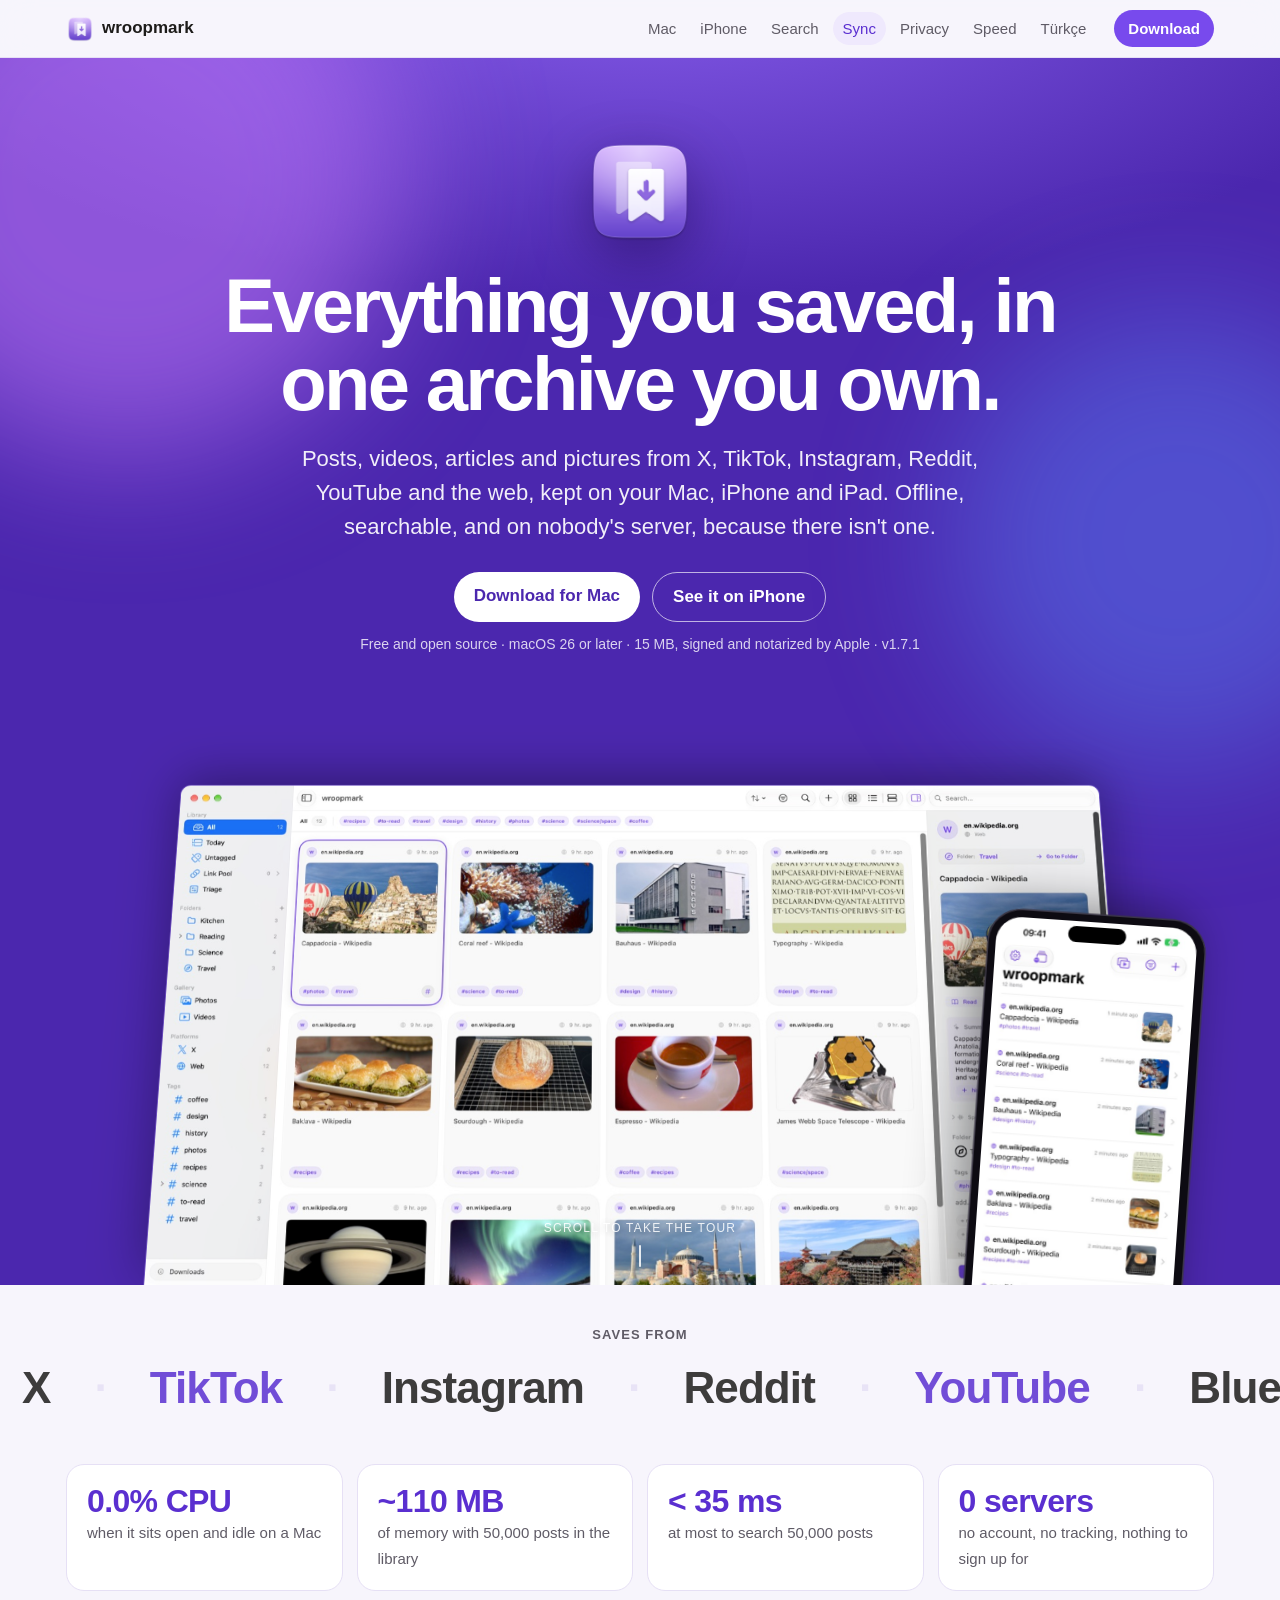
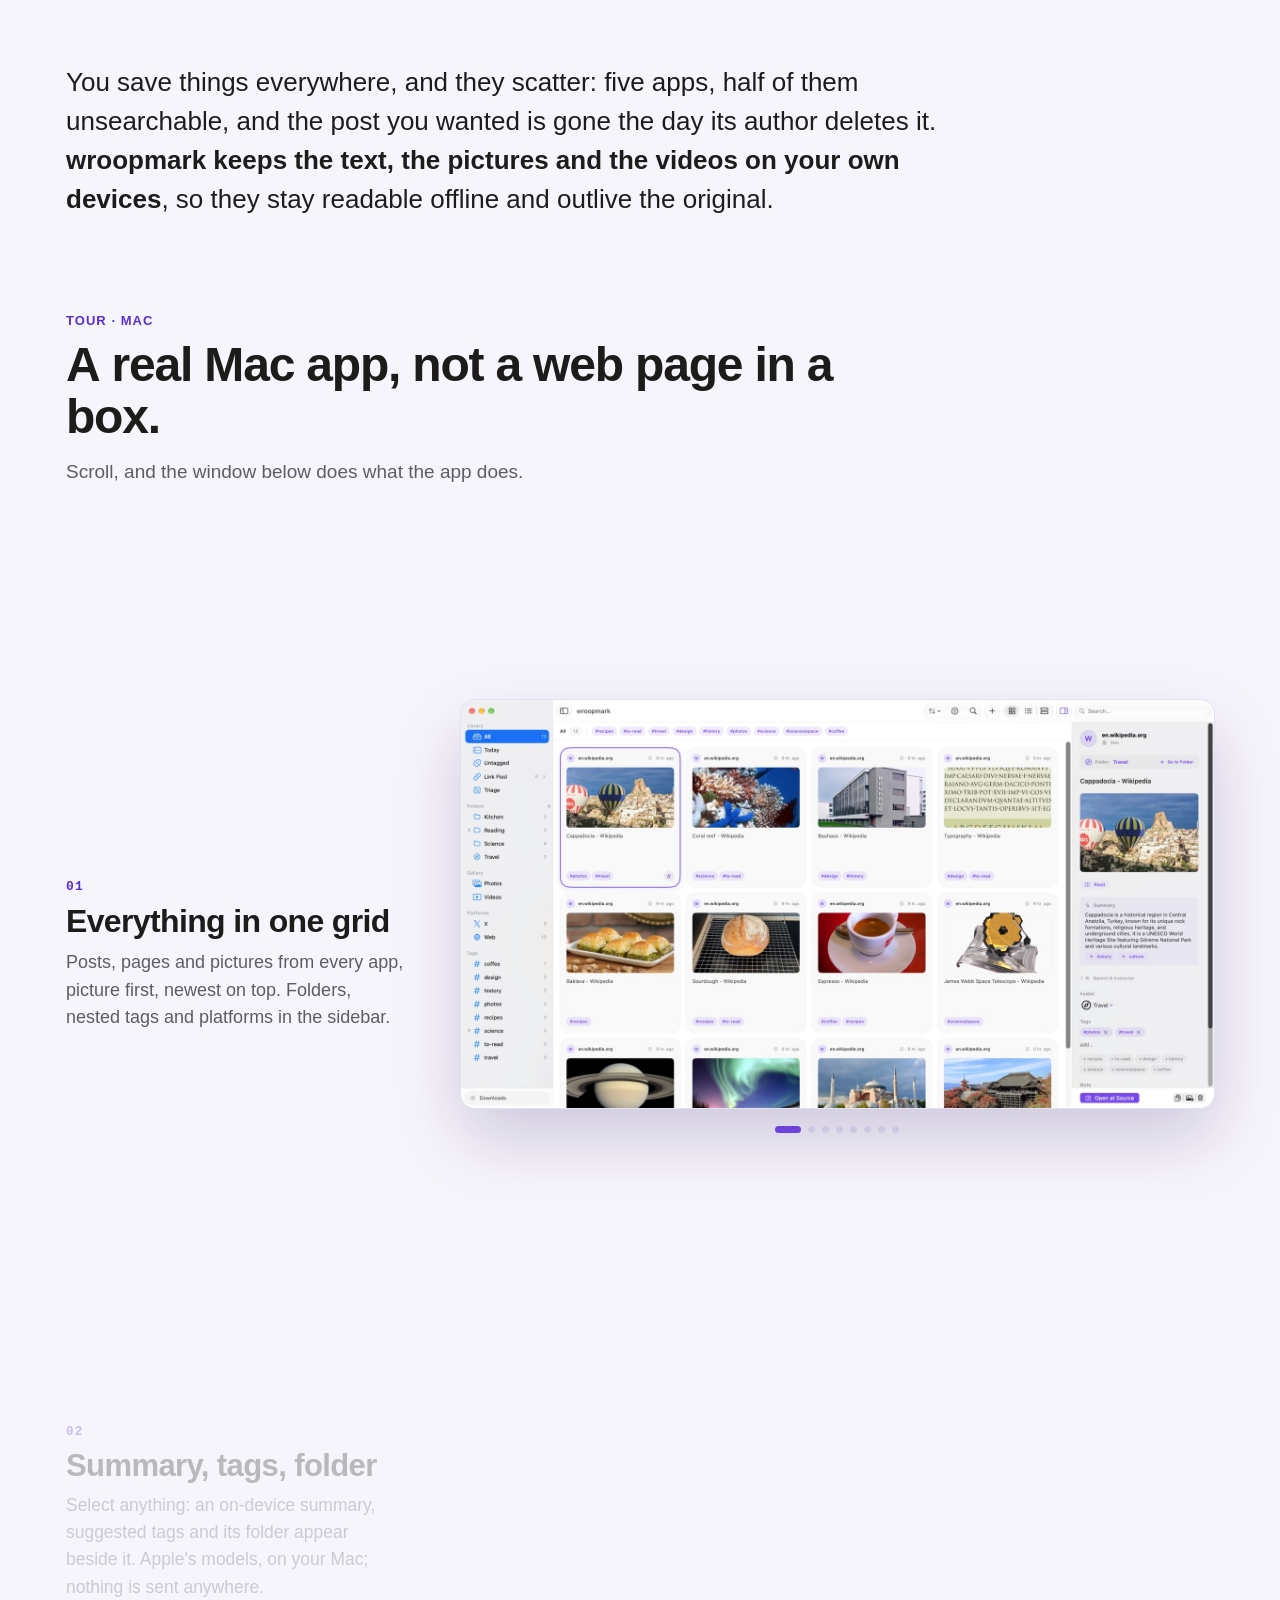
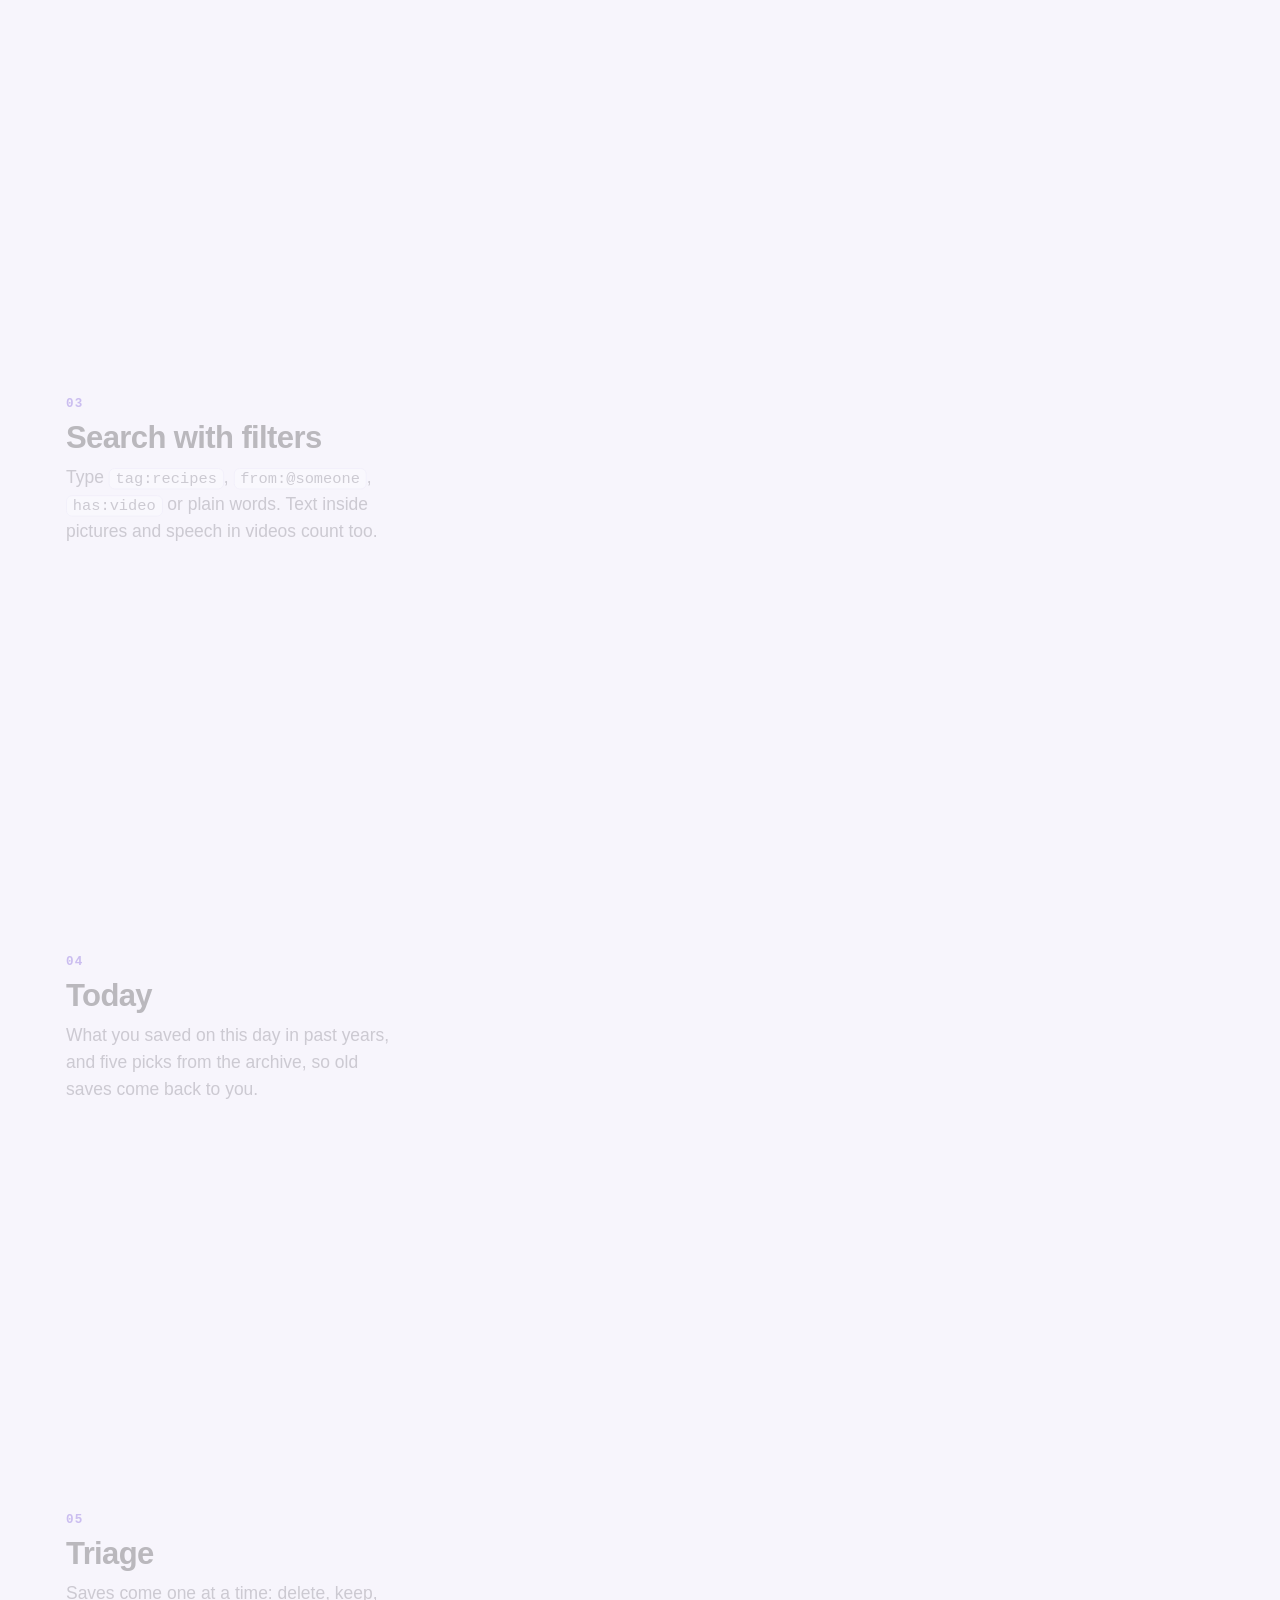
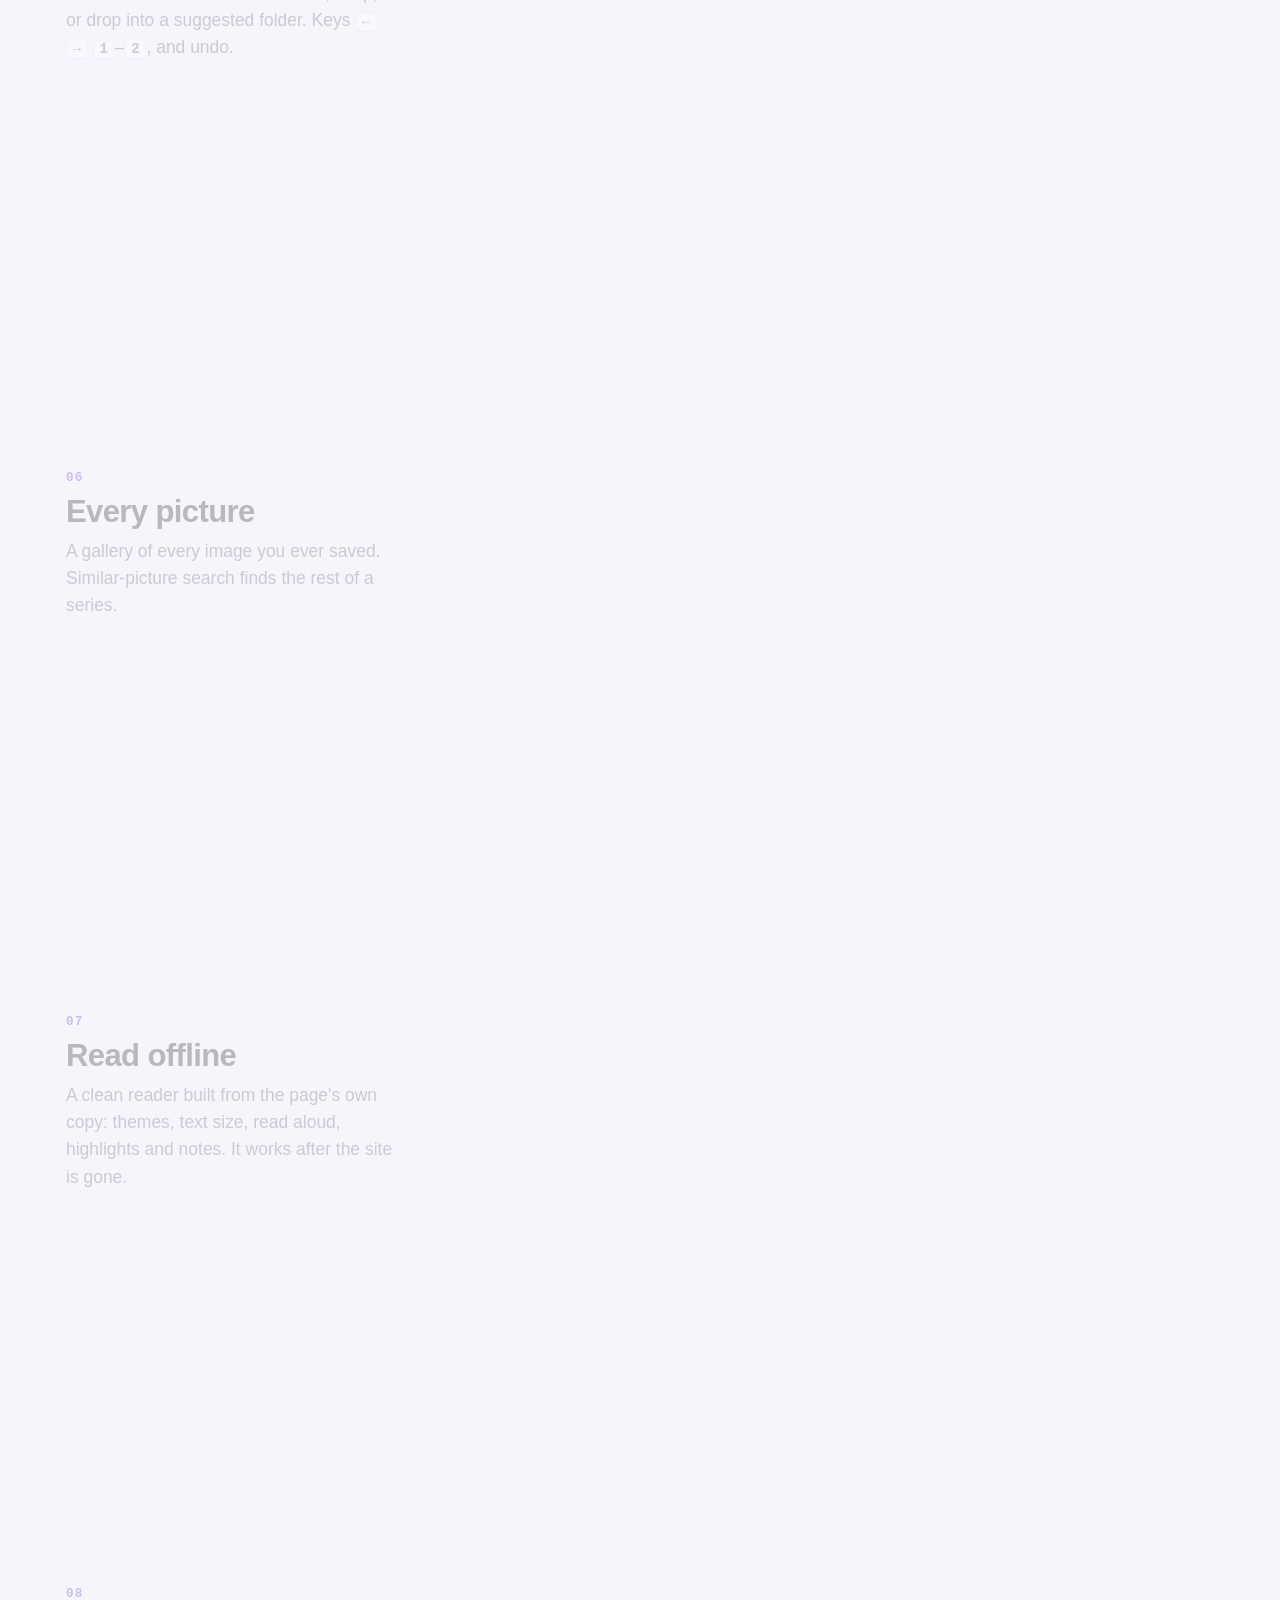
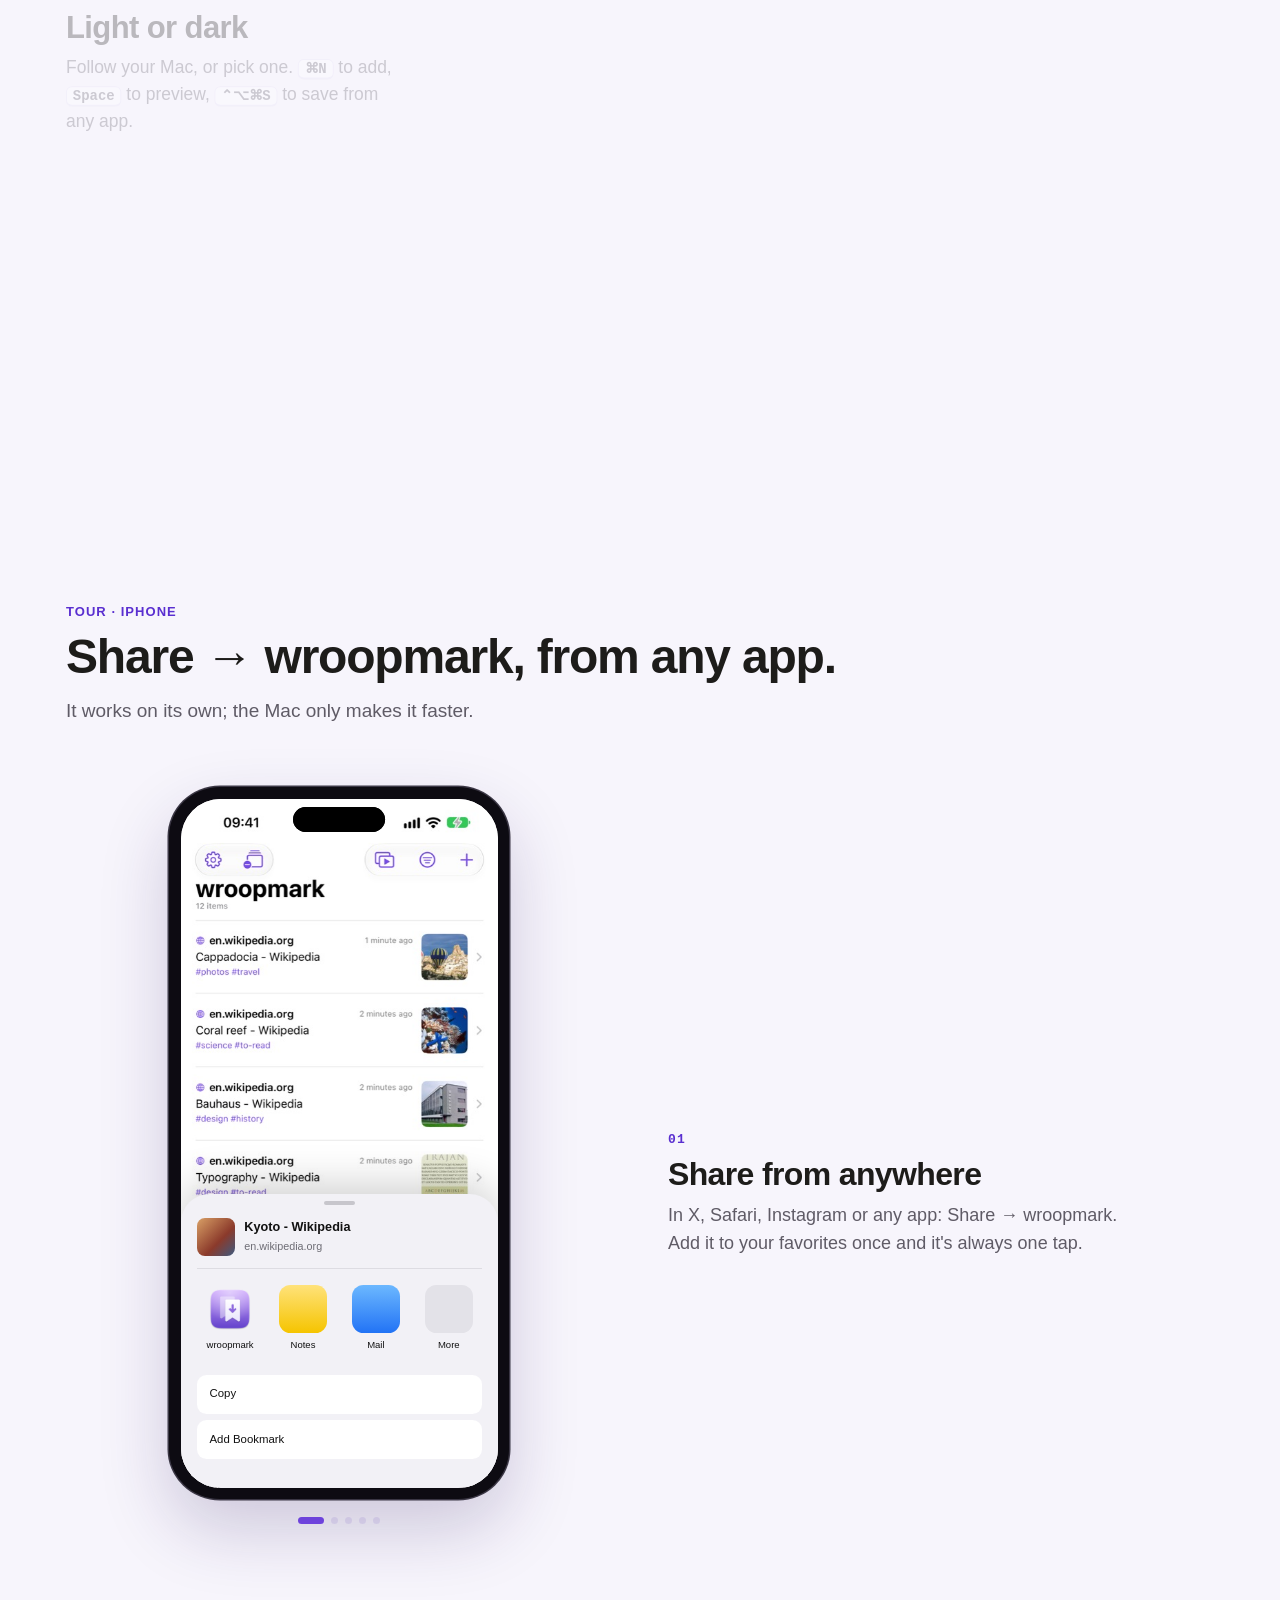
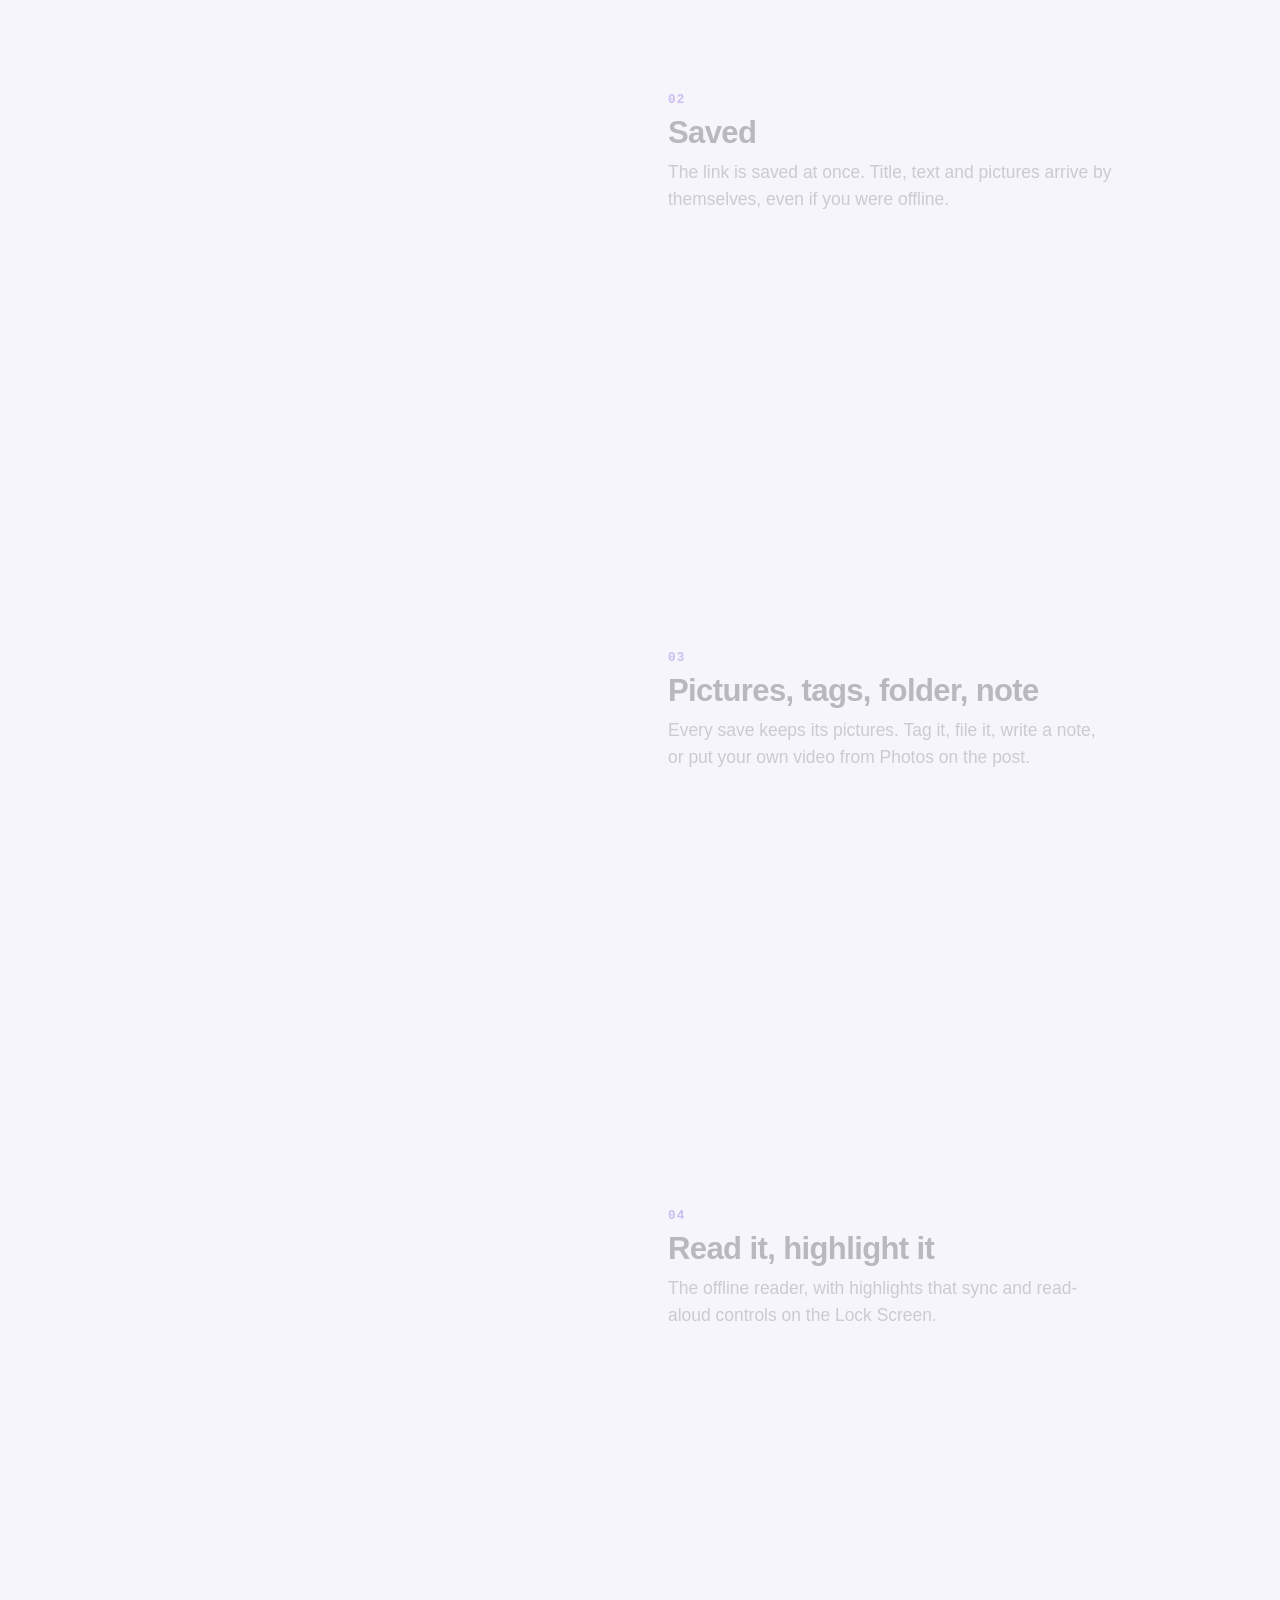
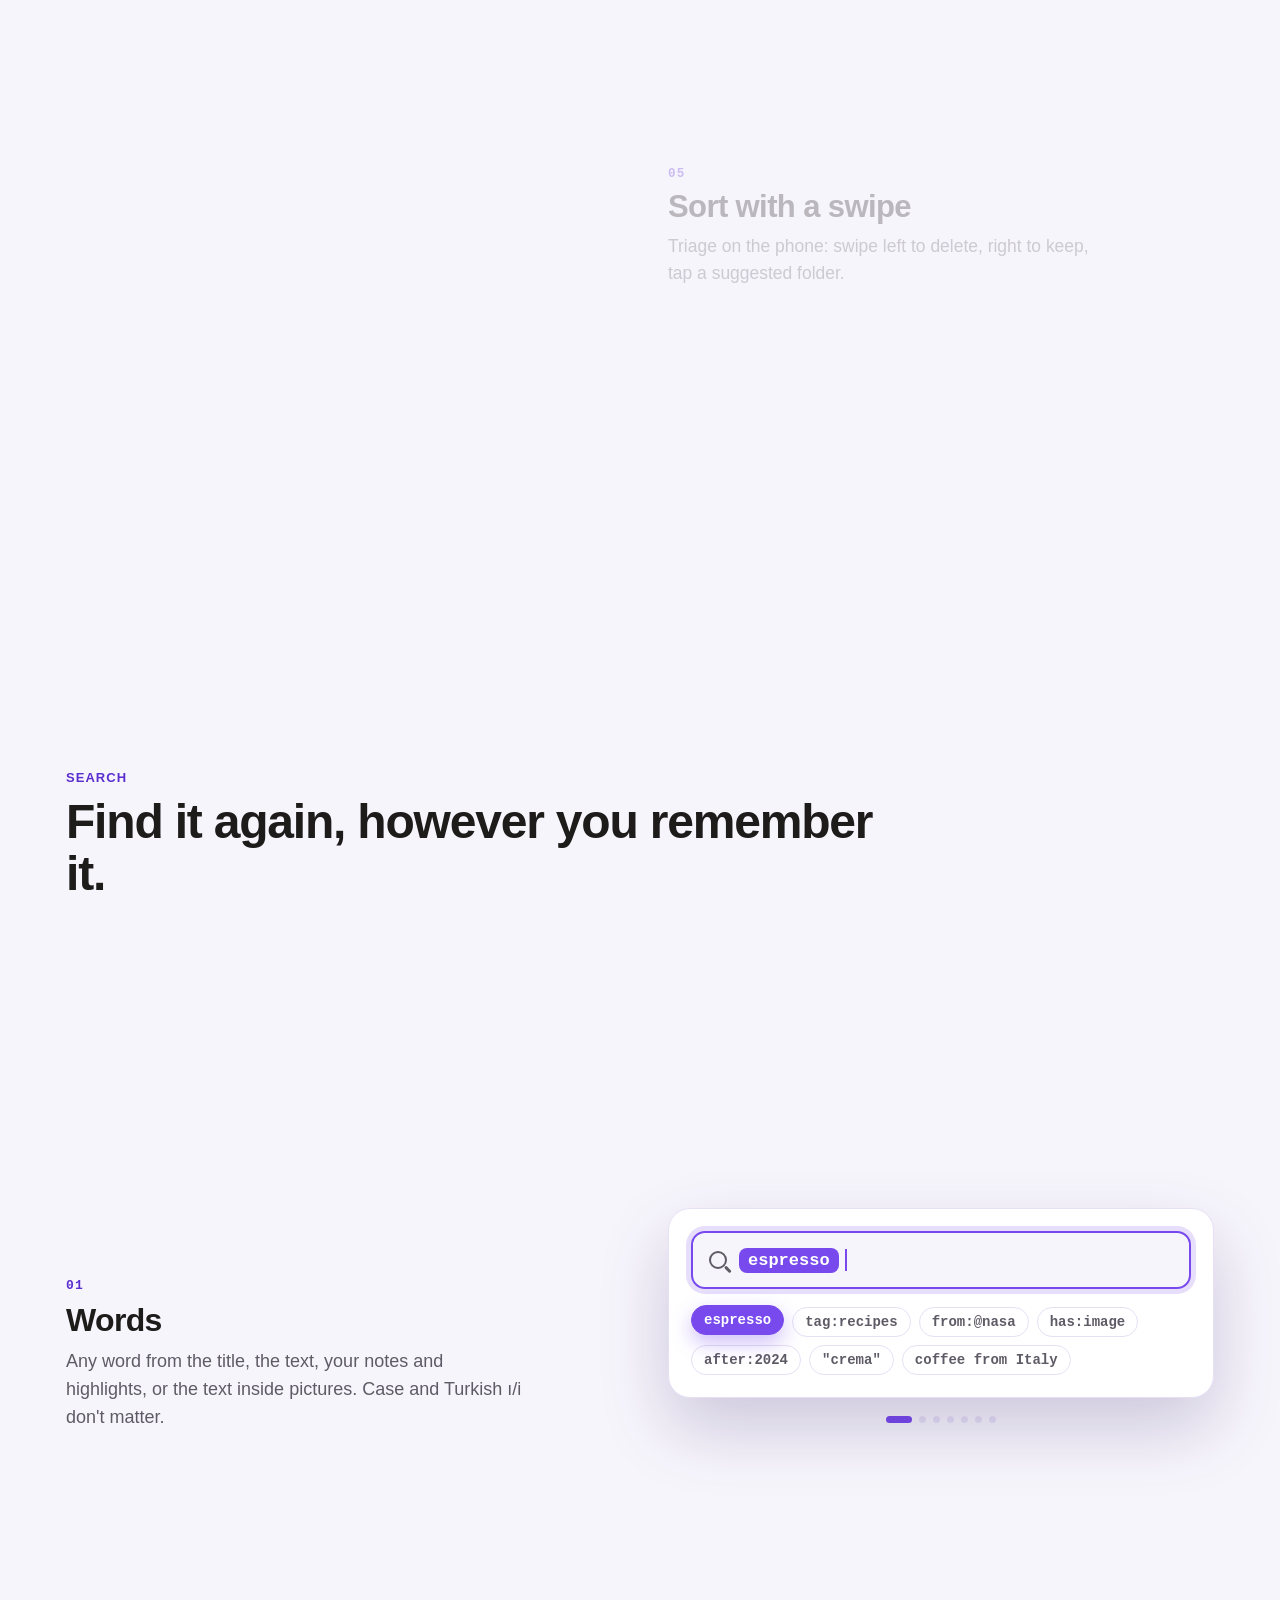
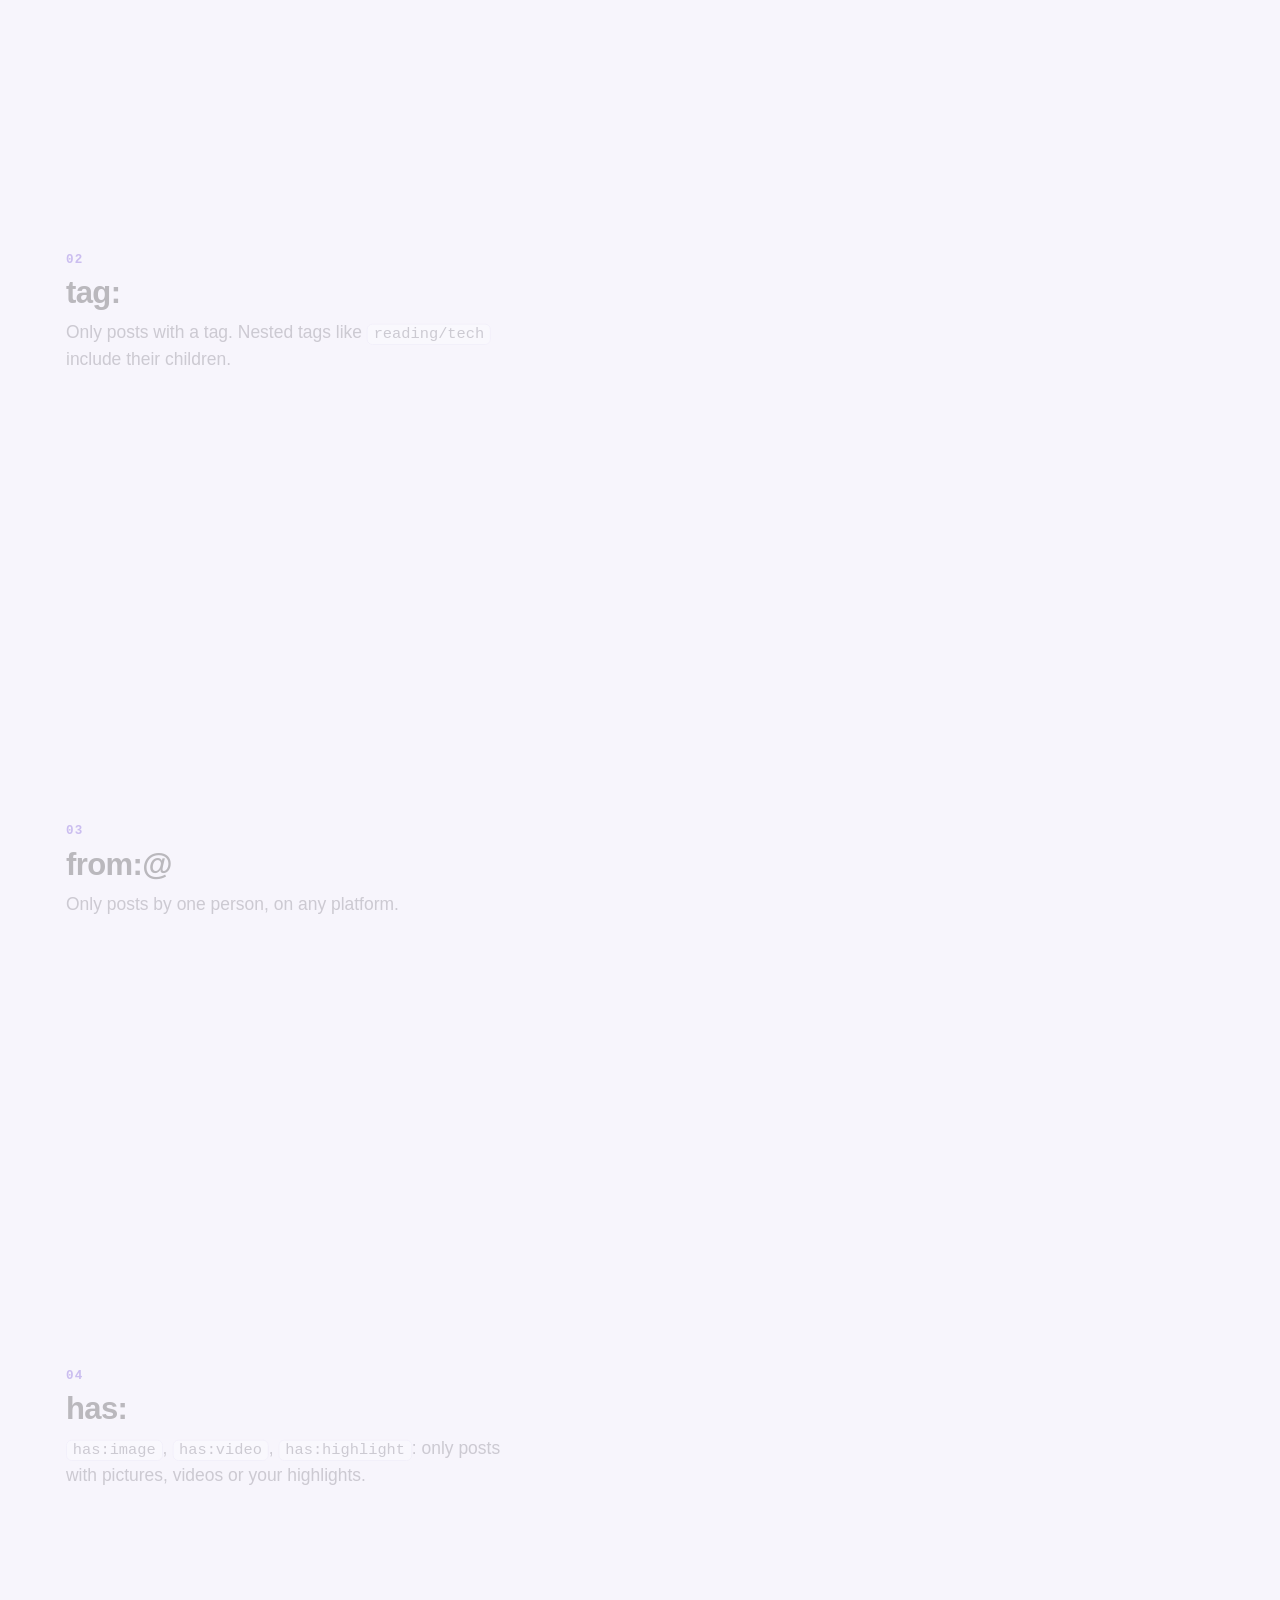
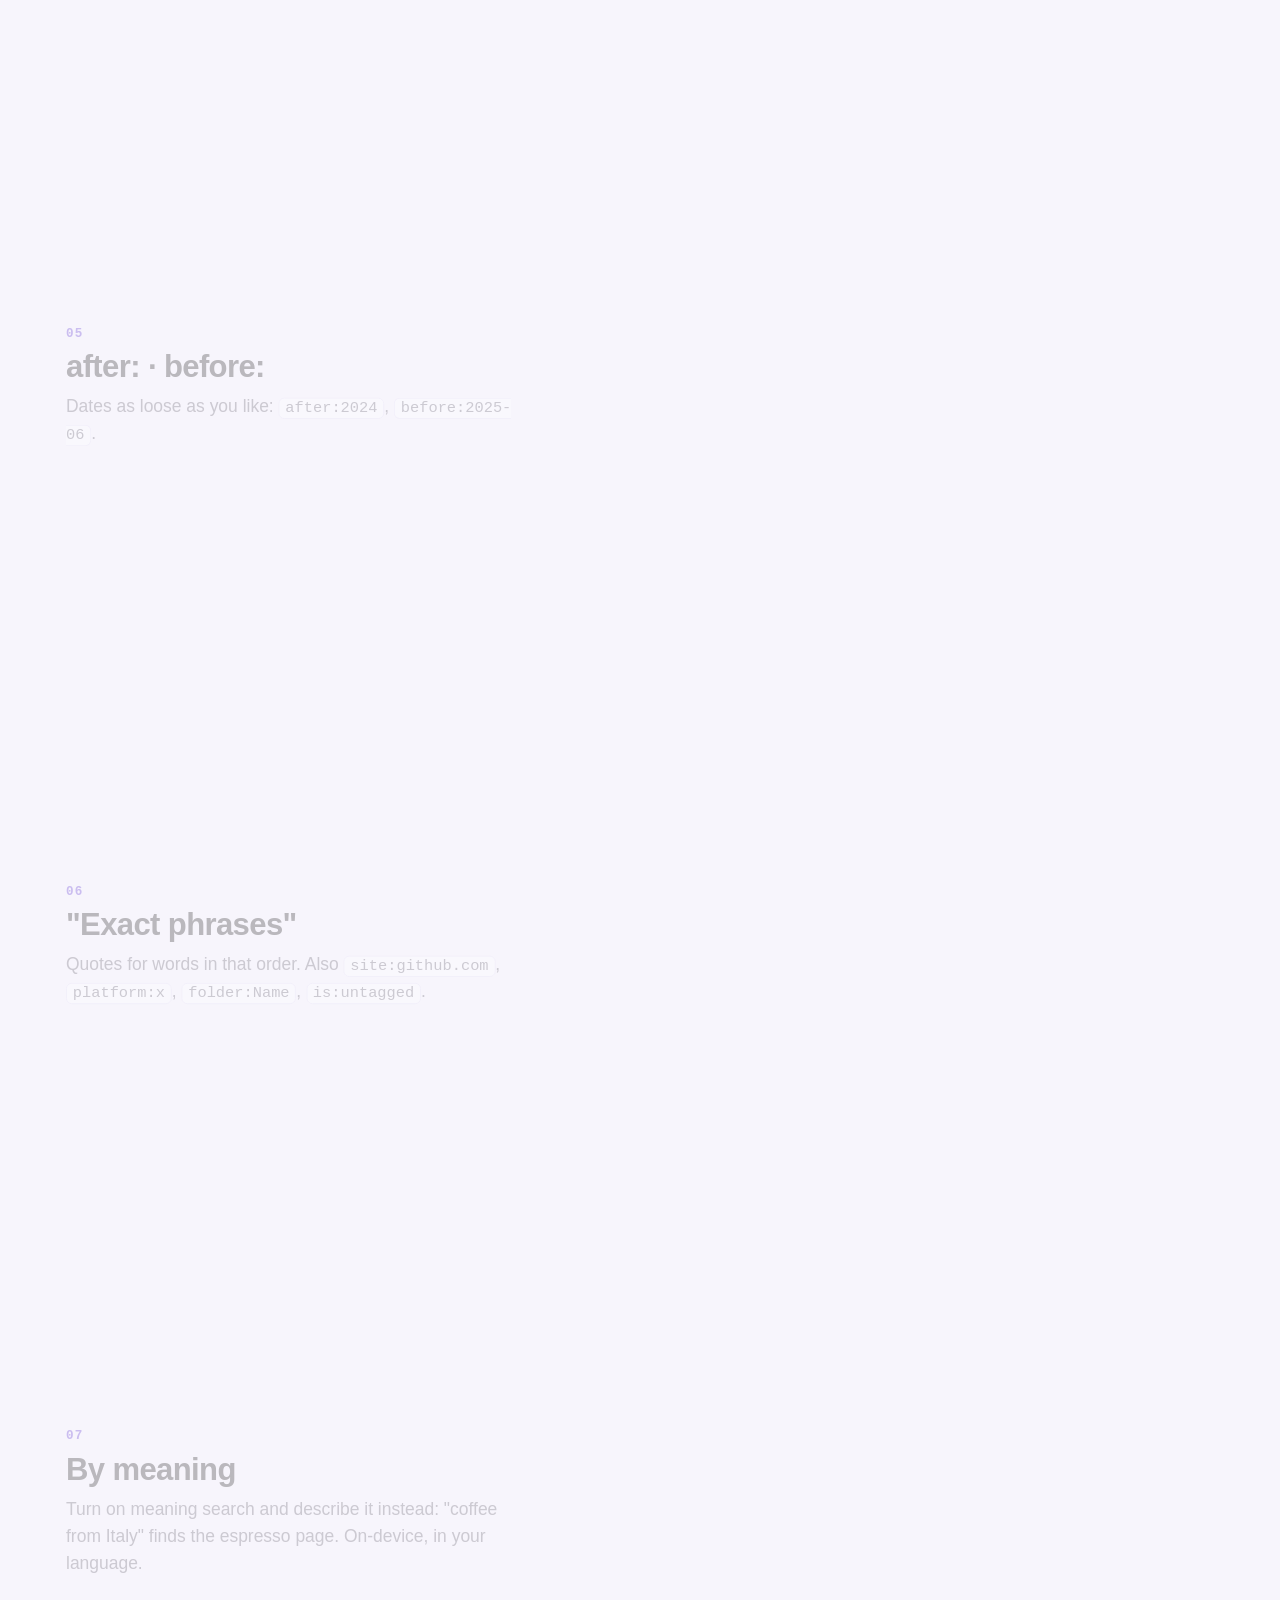
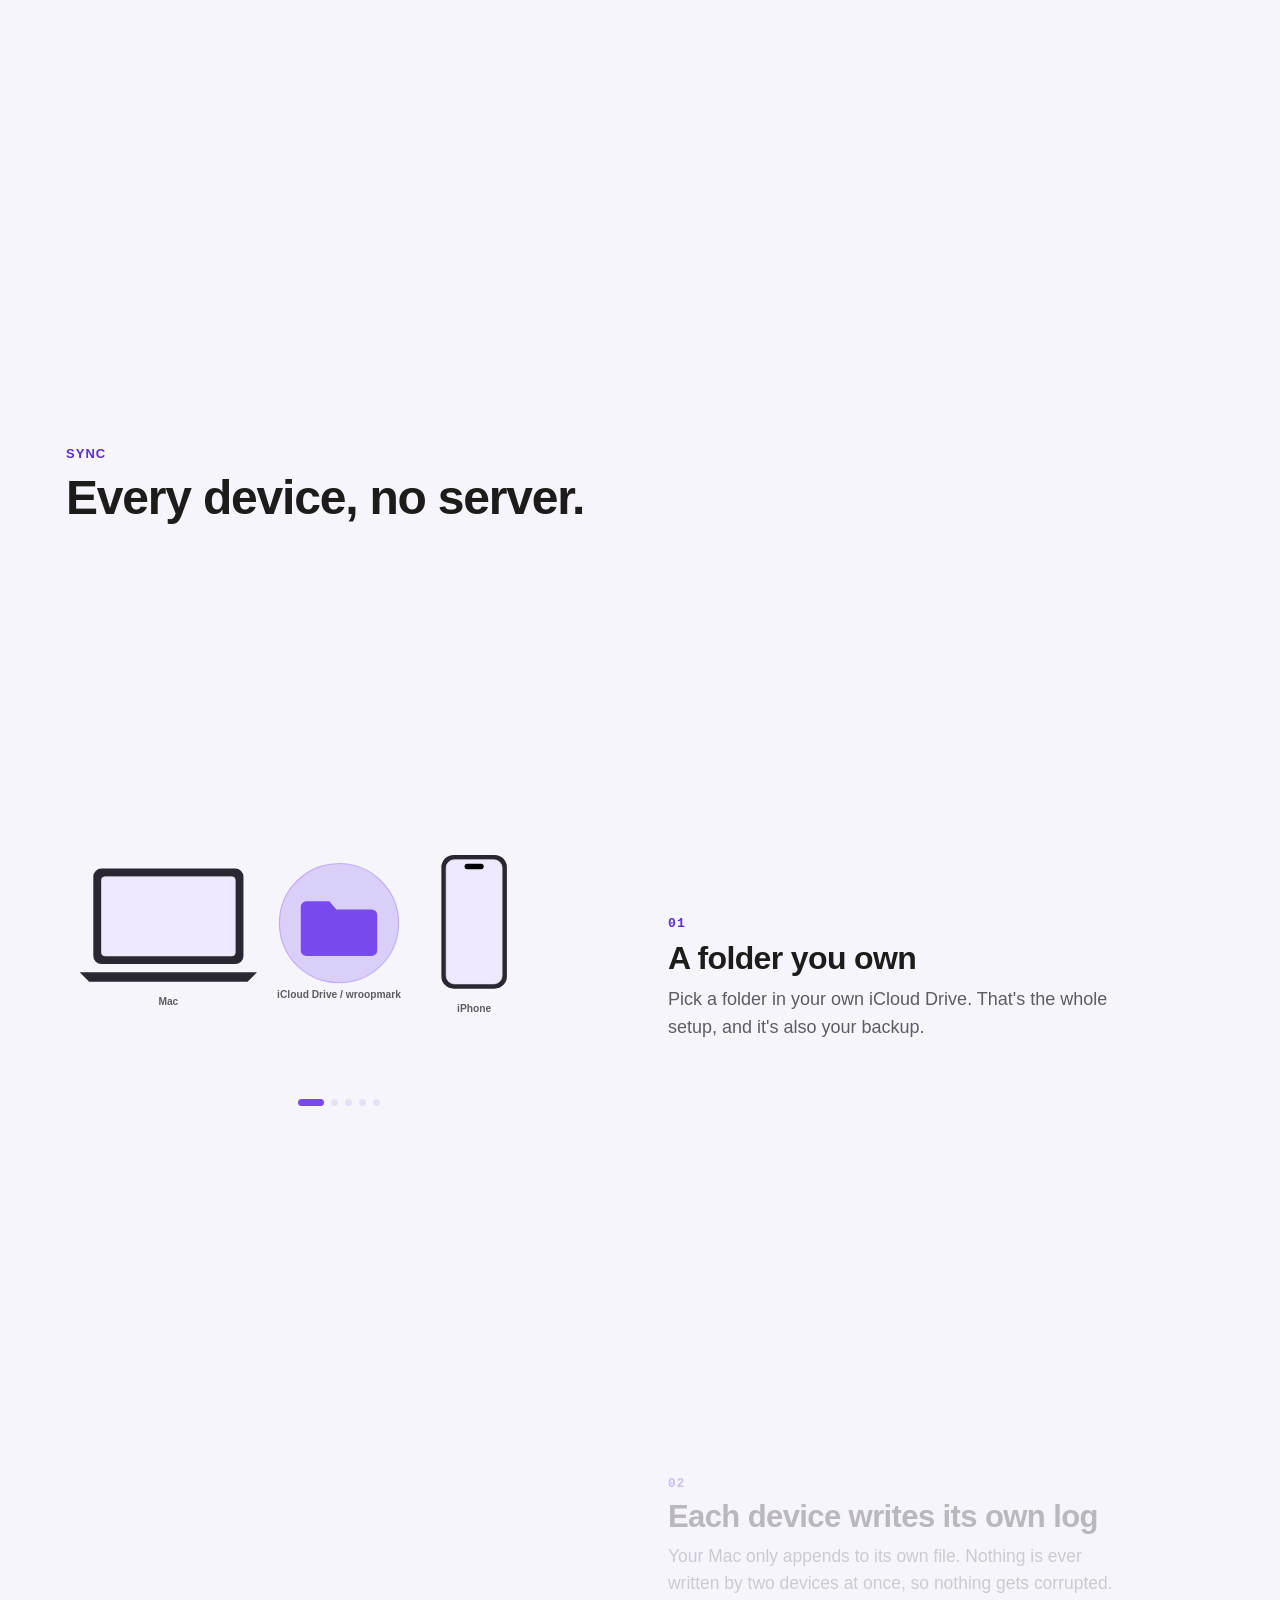
<file: docs/index.html>
<!doctype html>
<html lang="en">
<head>
<meta charset="utf-8">
<meta name="viewport" content="width=device-width, initial-scale=1">
<title>wroopmark — offline bookmark manager and read-later archive for Mac, iPhone and iPad</title>
<meta name="description" content="Save posts, videos, articles and pictures from any app into one archive on your own devices. A native Mac app that sits at 0% CPU when idle, plus iPhone and iPad. Offline, searchable, no account, no server.">
<link rel="canonical" href="https://f0rknturkoglu.github.io/wroopmark/">
<link rel="alternate" hreflang="en" href="https://f0rknturkoglu.github.io/wroopmark/">
<link rel="alternate" hreflang="tr" href="https://f0rknturkoglu.github.io/wroopmark/tr.html">
<link rel="icon" href="logo.png">
<link rel="stylesheet" href="site.css">
<script>document.documentElement.classList.add("js")</script>
<script src="site.js" defer></script>
<meta name="theme-color" content="#784AED">
<meta property="og:type" content="website">
<meta property="og:site_name" content="wroopmark">
<meta property="og:title" content="wroopmark — your saved posts, offline and searchable">
<meta property="og:description" content="One archive for what you save on X, TikTok, Instagram, Reddit, YouTube, Bluesky, Threads and the web. Native on Mac, iPhone and iPad. No account, no server.">
<meta property="og:url" content="https://f0rknturkoglu.github.io/wroopmark/">
<meta property="og:locale" content="en_US">
<meta property="og:image" content="https://f0rknturkoglu.github.io/wroopmark/images/social-preview.png">
<meta property="og:image:width" content="1280">
<meta property="og:image:height" content="640">
<meta name="twitter:card" content="summary_large_image">
<meta name="twitter:title" content="wroopmark — your saved posts, offline and searchable">
<meta name="twitter:description" content="One archive for what you save on X, TikTok, Instagram, Reddit, YouTube, Bluesky, Threads and the web. Native on Mac, iPhone and iPad. No account, no server.">
<meta name="twitter:image" content="https://f0rknturkoglu.github.io/wroopmark/images/social-preview.png">
<script type="application/ld+json">
{
  "@context": "https://schema.org",
  "@type": "SoftwareApplication",
  "name": "wroopmark",
  "applicationCategory": "ProductivityApplication",
  "operatingSystem": "macOS 26, iOS 26, iPadOS 26",
  "inLanguage": "en",
  "description": "Save posts, videos, articles and pictures from any app into one archive on your own devices. A native Mac app that sits at 0% CPU when idle, plus iPhone and iPad. Offline, searchable, no account, no server.",
  "url": "https://f0rknturkoglu.github.io/wroopmark/",
  "downloadUrl": "https://github.com/f0rknturkoglu/wroopmark/releases/latest",
  "softwareVersion": "1.7.1",
  "fileSize": "15MB",
  "offers": {
    "@type": "Offer",
    "price": "0",
    "priceCurrency": "USD"
  },
  "image": "https://f0rknturkoglu.github.io/wroopmark/images/en-mac-1-library.jpg",
  "screenshot": [
    "https://f0rknturkoglu.github.io/wroopmark/images/en-mac-1-library.jpg",
    "https://f0rknturkoglu.github.io/wroopmark/images/en-screen-1-list.jpg"
  ],
  "license": "https://opensource.org/licenses/MIT",
  "author": {
    "@type": "Person",
    "name": "Furkan Türkoğlu"
  }
}
</script>
</head>
<body id="top">
<div class="progress" aria-hidden="true"></div>
<div class="bar"><div class="bar-in">
  <a class="brand" href="./"><img src="logo.png" alt="">wroopmark</a>
  <nav>
    <a href="#mac">Mac</a>
    <a href="#iphone">iPhone</a>
    <a href="#search">Search</a>
    <a href="#sync">Sync</a>
    <a href="#private">Privacy</a>
    <a href="#light">Speed</a>
    <a href="tr.html" hreflang="tr">Türkçe</a>
  </nav>
  <a class="btn small" href="https://github.com/f0rknturkoglu/wroopmark/releases/latest">Download</a>
</div></div>

<header class="hero">
  <div class="orb a" data-speed="-140"></div>
  <div class="orb b" data-speed="-70"></div>
  <div class="orb c" data-speed="-220"></div>
  <div class="hero-copy">
    <div class="app-icon"><img src="logo.png" width="512" height="512" alt="wroopmark"></div>
    <h1>Everything you saved, in one archive you own.</h1>
    <p class="lead">Posts, videos, articles and pictures from X, TikTok, Instagram, Reddit, YouTube and the web, kept on your Mac, iPhone and iPad. Offline, searchable, and on nobody&#x27;s server, because there isn&#x27;t one.</p>
    <div class="cta">
      <a class="btn" href="https://github.com/f0rknturkoglu/wroopmark/releases/latest">Download for Mac</a>
      <a class="btn ghost" href="#iphone">See it on iPhone</a>
    </div>
    <p class="cta-note">Free and open source · macOS 26 or later · 15 MB, signed and notarized by Apple · v1.7.1</p>
  </div>
  <div class="stage">
    <img class="mac" src="images/en-mac-1-library.jpg" srcset="images/en-mac-1-library.jpg 1600w, images/en-mac-1-library-3200.jpg 3200w" sizes="(max-width: 1100px) 100vw, 1080px" width="1600" height="867" alt="wroopmark on Mac: saved pages in a grid, and the selected item&#x27;s summary, folder and tags">
    <div class="iphone phone"><div class="screen"><img src="images/en-screen-1-list.jpg" width="460" height="1000" alt="wroopmark on iPhone: the library list"></div></div>
  </div>
  <p class="hint" aria-hidden="true">Scroll to take the tour<i></i></p>
</header>

<section class="marquee" aria-label="Saves from">
  <p class="eyebrow">Saves from</p>
  <div class="track" data-marquee><div><span>X</span><span>TikTok</span><span>Instagram</span><span>Reddit</span><span>YouTube</span><span>Bluesky</span><span>Threads</span><span>Pinterest</span><span>Hacker News</span><span>GitHub</span><span>arXiv</span><span>any web page</span></div><div aria-hidden="true"><span>X</span><span>TikTok</span><span>Instagram</span><span>Reddit</span><span>YouTube</span><span>Bluesky</span><span>Threads</span><span>Pinterest</span><span>Hacker News</span><span>GitHub</span><span>arXiv</span><span>any web page</span></div><div aria-hidden="true"><span>X</span><span>TikTok</span><span>Instagram</span><span>Reddit</span><span>YouTube</span><span>Bluesky</span><span>Threads</span><span>Pinterest</span><span>Hacker News</span><span>GitHub</span><span>arXiv</span><span>any web page</span></div></div>
</section>

<div class="stats">
  <div class="stat blur" style="--d:0"><b><span data-count="0.0">0.0</span>% CPU</b><span>when it sits open and idle on a Mac</span></div>
  <div class="stat blur" style="--d:1"><b>~<span data-count="110">110</span> MB</b><span>of memory with 50,000 posts in the library</span></div>
  <div class="stat blur" style="--d:2"><b>&lt; <span data-count="35">35</span> ms</b><span>at most to search 50,000 posts</span></div>
  <div class="stat blur" style="--d:3"><b><span data-count="0">0</span> servers</b><span>no account, no tracking, nothing to sign up for</span></div>
</div>

<main>
  <section class="intro-block">
    <p class="intro big sweep" data-progress="0.75">You save things everywhere, and they scatter: five apps, half of them unsearchable, and the post you wanted is gone the day its author deletes it. <b>wroopmark keeps the text, the pictures and the videos on your own devices</b>, so they stay readable offline and outlive the original.</p>
  </section>

  <section class="chapter" id="mac">
    <div class="chapter-head">
      <p class="eyebrow track">Tour · Mac</p>
      <h2 class="mask" aria-label="A real Mac app, not a web page in a box."><span aria-hidden="true"><span class="w"><span style="--i:0">A</span></span> <span class="w"><span style="--i:1">real</span></span> <span class="w"><span style="--i:2">Mac</span></span> <span class="w"><span style="--i:3">app,</span></span> <span class="w"><span style="--i:4">not</span></span> <span class="w"><span style="--i:5">a</span></span> <span class="w"><span style="--i:6">web</span></span> <span class="w"><span style="--i:7">page</span></span> <span class="w"><span style="--i:8">in</span></span> <span class="w"><span style="--i:9">a</span></span> <span class="w"><span style="--i:10">box.</span></span></span></h2>
      <p class="intro fade">Scroll, and the window below does what the app does.</p>
    </div>
    <div class="tour mac-tour" data-tour>
      <div class="stage-col"><div class="sticky">
        <div class="device mac-device">
          <div class="zoomer">
            <img class="layer" data-layer="library" src="images/en-mac-1-library.jpg" srcset="images/en-mac-1-library.jpg 1600w, images/en-mac-1-library-3200.jpg 3200w" sizes="(max-width: 860px) 170vw, 1500px" width="1600" height="867" alt="" decoding="async">
            <img class="layer" data-layer="search" src="images/en-mac-4-search.jpg" srcset="images/en-mac-4-search.jpg 1600w, images/en-mac-4-search-3200.jpg 3200w" sizes="(max-width: 860px) 170vw, 1500px" width="1600" height="867" alt="" loading="lazy" decoding="async">
            <img class="layer" data-layer="today" src="images/en-mac-5-today.jpg" srcset="images/en-mac-5-today.jpg 1600w, images/en-mac-5-today-3200.jpg 3200w" sizes="(max-width: 860px) 170vw, 1500px" width="1600" height="867" alt="" loading="lazy" decoding="async">
            <img class="layer" data-layer="triage" src="images/en-mac-2-triage.jpg" srcset="images/en-mac-2-triage.jpg 1600w, images/en-mac-2-triage-3200.jpg 3200w" sizes="(max-width: 860px) 170vw, 1500px" width="1600" height="867" alt="" loading="lazy" decoding="async">
            <img class="layer" data-layer="gallery" src="images/en-mac-3-gallery.jpg" srcset="images/en-mac-3-gallery.jpg 1600w, images/en-mac-3-gallery-3200.jpg 3200w" sizes="(max-width: 860px) 170vw, 1500px" width="1600" height="867" alt="" loading="lazy" decoding="async">
            <img class="layer" data-layer="reader" src="images/en-mac-6-reader.jpg" srcset="images/en-mac-6-reader.jpg 1600w, images/en-mac-6-reader-3200.jpg 3200w" sizes="(max-width: 860px) 170vw, 1500px" width="1600" height="867" alt="" loading="lazy" decoding="async">
          </div>
          <img class="float" data-layer="theme" src="images/en-mac-7-theme.png" width="1200" height="910" alt="" loading="lazy" decoding="async">
        </div>
        <div class="dots" aria-hidden="true"><i data-i="0"></i><i data-i="1"></i><i data-i="2"></i><i data-i="3"></i><i data-i="4"></i><i data-i="5"></i><i data-i="6"></i><i data-i="7"></i></div>
      </div></div>
      <div class="steps">
      <article class="step" data-i="0" data-show="library" data-zoom="1.0" data-ox="50%" data-oy="50%">
        <span class="n">01</span>
        <h3>Everything in one grid</h3>
        <p>Posts, pages and pictures from every app, picture first, newest on top. Folders, nested tags and platforms in the sidebar.</p>
      </article>
      <article class="step" data-i="1" data-show="library" data-zoom="2.05" data-ox="98%" data-oy="34%">
        <span class="n">02</span>
        <h3>Summary, tags, folder</h3>
        <p>Select anything: an on-device summary, suggested tags and its folder appear beside it. Apple's models, on your Mac; nothing is sent anywhere.</p>
      </article>
      <article class="step" data-i="2" data-show="search" data-zoom="1.45" data-ox="100%" data-oy="0%">
        <span class="n">03</span>
        <h3>Search with filters</h3>
        <p>Type <code>tag:recipes</code>, <code>from:@someone</code>, <code>has:video</code> or plain words. Text inside pictures and speech in videos count too.</p>
      </article>
      <article class="step" data-i="3" data-show="today" data-zoom="1.0" data-ox="50%" data-oy="50%">
        <span class="n">04</span>
        <h3>Today</h3>
        <p>What you saved on this day in past years, and five picks from the archive, so old saves come back to you.</p>
      </article>
      <article class="step" data-i="4" data-show="triage" data-zoom="1.5" data-ox="45%" data-oy="100%">
        <span class="n">05</span>
        <h3>Triage</h3>
        <p>Saves come one at a time: delete, keep, or drop into a suggested folder. Keys <kbd>←</kbd> <kbd>→</kbd> <kbd>1</kbd>–<kbd>2</kbd>, and undo.</p>
      </article>
      <article class="step" data-i="5" data-show="gallery" data-zoom="1.0" data-ox="50%" data-oy="50%">
        <span class="n">06</span>
        <h3>Every picture</h3>
        <p>A gallery of every image you ever saved. Similar-picture search finds the rest of a series.</p>
      </article>
      <article class="step" data-i="6" data-show="reader" data-zoom="1.22" data-ox="50%" data-oy="45%">
        <span class="n">07</span>
        <h3>Read offline</h3>
        <p>A clean reader built from the page's own copy: themes, text size, read aloud, highlights and notes. It works after the site is gone.</p>
      </article>
      <article class="step" data-i="7" data-show="library theme" data-zoom="1.0" data-ox="50%" data-oy="50%">
        <span class="n">08</span>
        <h3>Light or dark</h3>
        <p>Follow your Mac, or pick one. <kbd>⌘N</kbd> to add, <kbd>Space</kbd> to preview, <kbd>⌃⌥⌘S</kbd> to save from any app.</p>
      </article>
      </div>
    </div>
  </section>

  <section class="chapter" id="iphone">
    <div class="chapter-head">
      <p class="eyebrow track">Tour · iPhone</p>
      <h2 class="mask" aria-label="Share → wroopmark, from any app."><span aria-hidden="true"><span class="w"><span style="--i:0">Share</span></span> <span class="w"><span style="--i:1">→</span></span> <span class="w"><span style="--i:2">wroopmark,</span></span> <span class="w"><span style="--i:3">from</span></span> <span class="w"><span style="--i:4">any</span></span> <span class="w"><span style="--i:5">app.</span></span></span></h2>
      <p class="intro fade">It works on its own; the Mac only makes it faster.</p>
    </div>
    <div class="tour phone-tour" data-tour>
      <div class="stage-col"><div class="sticky">
        <div class="device iphone">
          <div class="screen">
            <img class="base" src="images/en-screen-1-list.jpg" width="460" height="1000" alt="" loading="lazy" decoding="async">
              <img class="layer" data-layer="list" src="images/en-screen-1-list.jpg" width="460" height="1000" alt="" loading="lazy" decoding="async">
              <img class="layer" data-layer="item" src="images/en-screen-2-item.jpg" width="460" height="1000" alt="" loading="lazy" decoding="async">
              <img class="layer" data-layer="reader" src="images/en-screen-3-reader.jpg" width="460" height="1000" alt="" loading="lazy" decoding="async">
              <img class="layer" data-layer="triage" src="images/en-screen-4-triage.jpg" width="460" height="1000" alt="" loading="lazy" decoding="async">
            <div class="island" data-layer="island"><img src="logo.png" alt=""><span>Saved to wroopmark</span><b>✓</b></div>
            <div class="sheet" data-layer="sheet">
              <div class="grab"></div>
              <div class="sheet-head"><div class="thumb"></div><div><b>Kyoto - Wikipedia</b><span>en.wikipedia.org</span></div></div>
              <div class="apps"><div class="app hot"><img src="logo.png" alt=""><span>wroopmark</span></div><div class="app"><i class="ic1"></i><span>Notes</span></div><div class="app"><i class="ic2"></i><span>Mail</span></div><div class="app"><i class="ic3"></i><span>More</span></div></div>
              <div class="acts"><div>Copy</div><div>Add Bookmark</div></div>
            </div>
          </div>
        </div>
        <div class="dots" aria-hidden="true"><i data-i="0"></i><i data-i="1"></i><i data-i="2"></i><i data-i="3"></i><i data-i="4"></i></div>
      </div></div>
      <div class="steps">
      <article class="step" data-i="0" data-show="list sheet">
        <span class="n">01</span>
        <h3>Share from anywhere</h3>
        <p>In X, Safari, Instagram or any app: Share → wroopmark. Add it to your favorites once and it's always one tap.</p>
      </article>
      <article class="step" data-i="1" data-show="list island">
        <span class="n">02</span>
        <h3>Saved</h3>
        <p>The link is saved at once. Title, text and pictures arrive by themselves, even if you were offline.</p>
      </article>
      <article class="step" data-i="2" data-show="item">
        <span class="n">03</span>
        <h3>Pictures, tags, folder, note</h3>
        <p>Every save keeps its pictures. Tag it, file it, write a note, or put your own video from Photos on the post.</p>
      </article>
      <article class="step" data-i="3" data-show="reader">
        <span class="n">04</span>
        <h3>Read it, highlight it</h3>
        <p>The offline reader, with highlights that sync and read-aloud controls on the Lock Screen.</p>
      </article>
      <article class="step" data-i="4" data-show="triage">
        <span class="n">05</span>
        <h3>Sort with a swipe</h3>
        <p>Triage on the phone: swipe left to delete, right to keep, tap a suggested folder.</p>
      </article>
      </div>
    </div>
  </section>

  <section class="chapter" id="search">
    <div class="chapter-head">
      <p class="eyebrow track">Search</p>
      <h2 class="mask" aria-label="Find it again, however you remember it."><span aria-hidden="true"><span class="w"><span style="--i:0">Find</span></span> <span class="w"><span style="--i:1">it</span></span> <span class="w"><span style="--i:2">again,</span></span> <span class="w"><span style="--i:3">however</span></span> <span class="w"><span style="--i:4">you</span></span> <span class="w"><span style="--i:5">remember</span></span> <span class="w"><span style="--i:6">it.</span></span></span></h2>
    </div>
    <div class="tour search-tour" data-tour>
      <div class="stage-col"><div class="sticky">
        <div class="device searchbox">
          <div class="field"><i class="glass"></i><div class="toks"><span class="tok" data-i="0">espresso</span><span class="tok" data-i="1">tag:recipes</span><span class="tok" data-i="2">from:@nasa</span><span class="tok" data-i="3">has:image</span><span class="tok" data-i="4">after:2024</span><span class="tok" data-i="5">&quot;crema&quot;</span><span class="tok meaning" data-i="6">coffee from Italy</span><span class="caret"></span></div><span class="ph">Search…</span></div>
          <div class="chips" aria-hidden="true"><span class="tok" data-i="0">espresso</span><span class="tok" data-i="1">tag:recipes</span><span class="tok" data-i="2">from:@nasa</span><span class="tok" data-i="3">has:image</span><span class="tok" data-i="4">after:2024</span><span class="tok" data-i="5">&quot;crema&quot;</span><span class="tok meaning" data-i="6">coffee from Italy</span></div>
        </div>
        <div class="dots" aria-hidden="true"><i data-i="0"></i><i data-i="1"></i><i data-i="2"></i><i data-i="3"></i><i data-i="4"></i><i data-i="5"></i><i data-i="6"></i></div>
      </div></div>
      <div class="steps">
      <article class="step" data-i="0">
        <span class="n">01</span>
        <h3>Words</h3>
        <p>Any word from the title, the text, your notes and highlights, or the text inside pictures. Case and Turkish ı/i don't matter.</p>
      </article>
      <article class="step" data-i="1">
        <span class="n">02</span>
        <h3>tag:</h3>
        <p>Only posts with a tag. Nested tags like <code>reading/tech</code> include their children.</p>
      </article>
      <article class="step" data-i="2">
        <span class="n">03</span>
        <h3>from:@</h3>
        <p>Only posts by one person, on any platform.</p>
      </article>
      <article class="step" data-i="3">
        <span class="n">04</span>
        <h3>has:</h3>
        <p><code>has:image</code>, <code>has:video</code>, <code>has:highlight</code>: only posts with pictures, videos or your highlights.</p>
      </article>
      <article class="step" data-i="4">
        <span class="n">05</span>
        <h3>after: · before:</h3>
        <p>Dates as loose as you like: <code>after:2024</code>, <code>before:2025-06</code>.</p>
      </article>
      <article class="step" data-i="5">
        <span class="n">06</span>
        <h3>"Exact phrases"</h3>
        <p>Quotes for words in that order. Also <code>site:github.com</code>, <code>platform:x</code>, <code>folder:Name</code>, <code>is:untagged</code>.</p>
      </article>
      <article class="step" data-i="6">
        <span class="n">07</span>
        <h3>By meaning</h3>
        <p>Turn on meaning search and describe it instead: "coffee from Italy" finds the espresso page. On-device, in your language.</p>
      </article>
      </div>
    </div>
  </section>

  <section class="chapter" id="sync">
    <div class="chapter-head">
      <p class="eyebrow track">Sync</p>
      <h2 class="mask" aria-label="Every device, no server."><span aria-hidden="true"><span class="w"><span style="--i:0">Every</span></span> <span class="w"><span style="--i:1">device,</span></span> <span class="w"><span style="--i:2">no</span></span> <span class="w"><span style="--i:3">server.</span></span></span></h2>
    </div>
    <div class="tour sync-tour" data-tour>
      <div class="stage-col"><div class="sticky">
        <div class="device syncmap">
          <svg viewBox="0 0 800 440" role="img" aria-label="Mac → iCloud Drive / wroopmark → iPhone">
            <path class="wire w1" d="M262 220 C 310 220, 320 220, 352 220" pathLength="1"/>
            <path class="wire w2" d="M448 220 C 490 220, 500 220, 548 220" pathLength="1"/>
            <path class="wire w3" d="M448 236 C 540 300, 610 330, 668 330" pathLength="1"/>
            <g class="mac-ic"><rect x="40" y="140" width="220" height="140" rx="12"/><rect class="scr" x="52" y="152" width="196" height="116" rx="5"/><path d="M20 292 h260 l-14 14 h-232 z"/><text x="150" y="340">Mac</text></g>
            <g class="folder"><circle class="halo" cx="400" cy="220" r="78"/><path class="fold" d="M352 188 h34 l10 12 h52 a8 8 0 0 1 8 8 v52 a8 8 0 0 1 -8 8 h-96 a8 8 0 0 1 -8 -8 v-64 a8 8 0 0 1 8 -8 z"/><text x="400" y="330">iCloud Drive / wroopmark</text></g>
            <g class="phone-ic"><rect x="550" y="120" width="96" height="196" rx="18"/><rect class="scr" x="557" y="127" width="82" height="182" rx="12"/><rect class="isl" x="584" y="133" width="28" height="8" rx="4"/><text x="598" y="350">iPhone</text></g>
            <g class="phone2-ic"><rect x="670" y="250" width="70" height="140" rx="14"/><rect class="scr" x="675" y="255" width="60" height="130" rx="9"/><text x="705" y="414">New iPhone</text></g>
            <g class="chip log"><rect x="196" y="76" width="210" height="34" rx="17"/><text x="301" y="98">ops/mac/2026-11.jsonl</text></g>
            <g class="chip media"><rect x="470" y="76" width="110" height="34" rx="17"/><text x="525" y="98">media/</text></g>
            <circle class="dot d1" r="6" cx="262" cy="220"/><circle class="dot d2" r="6" cx="448" cy="220"/>
          </svg>
        </div>
        <div class="dots" aria-hidden="true"><i data-i="0"></i><i data-i="1"></i><i data-i="2"></i><i data-i="3"></i><i data-i="4"></i></div>
      </div></div>
      <div class="steps">
      <article class="step" data-i="0">
        <span class="n">01</span>
        <h3>A folder you own</h3>
        <p>Pick a folder in your own iCloud Drive. That's the whole setup, and it's also your backup.</p>
      </article>
      <article class="step" data-i="1">
        <span class="n">02</span>
        <h3>Each device writes its own log</h3>
        <p>Your Mac only appends to its own file. Nothing is ever written by two devices at once, so nothing gets corrupted.</p>
      </article>
      <article class="step" data-i="2">
        <span class="n">03</span>
        <h3>…and reads the others'</h3>
        <p>Your iPhone reads what the Mac wrote and the other way round. Edits merge field by field.</p>
      </article>
      <article class="step" data-i="3">
        <span class="n">04</span>
        <h3>Pictures and videos come along</h3>
        <p>Media is stored once, by its fingerprint. The Mac brings videos to the phone through the same folder.</p>
      </article>
      <article class="step" data-i="4">
        <span class="n">05</span>
        <h3>New phone? Same folder.</h3>
        <p>Choose the same folder on a new device and the whole archive comes back.</p>
      </article>
      </div>
    </div>
  </section>

  <section class="private" id="private" data-words data-progress="0.9">
    <div class="private-in">
      <img class="vault" src="logo.png" width="512" height="512" alt="">
      <p class="eyebrow">Privacy</p>
      <p class="words"><span>No</span> <span>account.</span> <span>No</span> <span>server.</span> <span>No</span> <span>ads.</span> <span>No</span> <span>tracking.</span> <span>Your</span> <span>archive</span> <span>is</span> <span>a</span> <span>folder</span> <span>on</span> <span>your</span> <span>own</span> <span>disk,</span> <span>and</span> <span>it</span> <span>stays</span> <span>readable</span> <span>even</span> <span>if</span> <span>every</span> <span>site</span> <span>it</span> <span>came</span> <span>from</span> <span>goes</span> <span>away.</span></p>
      <a class="more" href="privacy.html">Read the privacy policy →</a>
    </div>
  </section>

  <section id="light">
    <div class="light" data-progress="0.55">
      <div class="orb" data-speed="-90"></div>
      <p class="eyebrow track">Light &amp; fast</p>
      <h2 class="mask" aria-label="Idle means idle."><span aria-hidden="true"><span class="w"><span style="--i:0">Idle</span></span> <span class="w"><span style="--i:1">means</span></span> <span class="w"><span style="--i:2">idle.</span></span></span></h2>
      <p class="intro fade">No Electron, no background service, no browser engine kept warm. When the window is open and you aren&#x27;t doing anything, wroopmark uses no CPU. Text recognition and on-device AI run in small helper processes only while they have work, and you can pause them in Settings.</p>
      <figure class="cpu" data-draw>
        <figcaption><span>CPU over one minute, window open, idle</span><b>0.0%</b></figcaption>
        <svg viewBox="0 0 600 120" preserveAspectRatio="none" aria-hidden="true">
          <path class="grid" d="M0 20 H600 M0 60 H600 M0 100 H600"/>
          <path class="line" d="M0 112 H600" pathLength="1"/>
        </svg>
      </figure>
      <div class="table-wrap rows">
      <table>
        <tr><th>Measured on a Mac</th><th>Result</th></tr>
        <tr style="--r:0"><td>CPU, window open, idle (a 50,000-post library, and a real archive after a day of use)</td><td class="n">0.0%</td></tr>
        <tr style="--r:1"><td>Memory, 50,000 posts, window open</td><td class="n">~110 MB</td></tr>
        <tr style="--r:2"><td>Memory after a day of everyday use, a screen full of pictures</td><td class="n">~280 MB</td></tr>
        <tr style="--r:3"><td>Open the library</td><td class="n">5 ms</td></tr>
        <tr style="--r:4"><td>First page of the newest posts</td><td class="n">0.6 ms</td></tr>
        <tr style="--r:5"><td>Word or phrase search across 50,000 posts</td><td class="n">7–21 ms</td></tr>
        <tr style="--r:6"><td>Filters (<code>platform:x has:video tag:…</code>, <code>from:@…</code>, folders)</td><td class="n">3–32 ms</td></tr>
        <tr style="--r:7"><td>Download / installed app</td><td class="n">15 MB / 29 MB</td></tr>
      </table>
      </div>
      <p class="fine">Mac with M4 Pro, macOS 27.2, wroopmark 1.7. Memory is the system's “footprint” figure; CPU is from <code>top</code> over a minute. After a big import the library is indexed once in the background (text recognition, search by meaning), which uses CPU until it is done. Timings come from the repository's own test, <code>WM_PERF_N=50000 cargo test --release --test perf -- --ignored</code>, so you can run it yourself.</p>
    </div>
  </section>

  <section class="ipad">
    <div class="split">
      <div class="text">
        <p class="eyebrow track">iPad</p>
        <h2 class="mask" aria-label="Three columns on iPad."><span aria-hidden="true"><span class="w"><span style="--i:0">Three</span></span> <span class="w"><span style="--i:1">columns</span></span> <span class="w"><span style="--i:2">on</span></span> <span class="w"><span style="--i:3">iPad.</span></span></span></h2>
        <p class="intro fade">Scopes, the list and the post side by side, with the same reader, feed and Triage.</p>
      </div>
      <div class="ipad-frame" data-progress="0.95"><img src="images/en-ipad-1.jpg" width="1600" height="1200" alt="wroopmark on iPad in three columns" loading="lazy" decoding="async"></div>
    </div>
  </section>

  <section>
    <p class="eyebrow track">Everything else</p>
    <h2 class="mask" aria-label="Made to keep, not to scroll past."><span aria-hidden="true"><span class="w"><span style="--i:0">Made</span></span> <span class="w"><span style="--i:1">to</span></span> <span class="w"><span style="--i:2">keep,</span></span> <span class="w"><span style="--i:3">not</span></span> <span class="w"><span style="--i:4">to</span></span> <span class="w"><span style="--i:5">scroll</span></span> <span class="w"><span style="--i:6">past.</span></span></span></h2>
    <div class="grid">
      <div class="card flip" style="--d:0; --c:0"><h3>Watch your saves</h3><p>Saved videos and posts full screen, one after another, with picture-in-picture, AirPlay and playback speed.</p></div>
      <div class="card flip" style="--d:1; --c:1"><h3>Bring it all in</h3><p>Data downloads from TikTok, Instagram, X, Threads and Reddit, browser bookmarks, Pocket and Raindrop CSV.</p></div>
      <div class="card flip" style="--d:2; --c:2"><h3>Browser extension</h3><p>Chrome, Brave, Arc, Edge, Vivaldi and Safari: bookmarks and saved posts flow in as you browse.</p></div>
      <div class="card flip" style="--d:3; --c:0"><h3>Keep it tidy</h3><p>Rules that file new saves, duplicates, a link pool with broken-link checks.</p></div>
      <div class="card flip" style="--d:4; --c:1"><h3>Take it with you</h3><p>Markdown (Obsidian-ready, with pictures), CSV, JSON, or one HTML page you can send to anyone.</p></div>
      <div class="card flip" style="--d:5; --c:2"><h3>For AI agents</h3><p>A local MCP server lets agents such as Claude search and read your archive, on your machine.</p></div>
    </div>
  </section>

  <section>
    <p class="eyebrow track">How it compares</p>
    <h2 class="mask" aria-label="It keeps the post itself, not just the link."><span aria-hidden="true"><span class="w"><span style="--i:0">It</span></span> <span class="w"><span style="--i:1">keeps</span></span> <span class="w"><span style="--i:2">the</span></span> <span class="w"><span style="--i:3">post</span></span> <span class="w"><span style="--i:4">itself,</span></span> <span class="w"><span style="--i:5">not</span></span> <span class="w"><span style="--i:6">just</span></span> <span class="w"><span style="--i:7">the</span></span> <span class="w"><span style="--i:8">link.</span></span></span></h2>
    <div class="table-wrap rows">
    <table class="compare">
      <tr><th></th><th>wroopmark</th><th>Read-later apps</th><th>Bookmark managers</th><th>Self-hosted archivers</th></tr>
      <tr style="--r:0"><td>Keeps the post&#x27;s pictures and videos</td><td><span class="ok">✅</span></td><td>—</td><td>—</td><td>some</td></tr>
      <tr style="--r:1"><td>Social saves (X, TikTok, Instagram, Reddit, Bluesky, Threads)</td><td><span class="ok">✅</span></td><td>—</td><td>links only</td><td>some</td></tr>
      <tr style="--r:2"><td>Offline, survives deletion</td><td><span class="ok">✅</span></td><td>articles</td><td>—</td><td><span class="ok">✅</span></td></tr>
      <tr style="--r:3"><td>Search inside pictures and video speech</td><td><span class="ok">✅</span></td><td>—</td><td>—</td><td>—</td></tr>
      <tr style="--r:4"><td>On-device AI</td><td><span class="ok">✅</span></td><td>cloud</td><td>cloud</td><td>external API</td></tr>
      <tr style="--r:5"><td>No account, no server</td><td><span class="ok">✅</span></td><td>—</td><td>—</td><td>needs a server</td></tr>
      <tr style="--r:6"><td>Native Mac, iPhone and iPad apps</td><td><span class="ok">✅</span></td><td><span class="ok">✅</span></td><td><span class="ok">✅</span></td><td>web</td></tr>
    </table>
    </div>
  </section>

  <section id="get" class="finale">
    <div class="finale-icon" data-progress="0.85"><span class="ring" aria-hidden="true"></span><img src="logo.png" width="512" height="512" alt="wroopmark"></div>
    <p class="eyebrow track">Get it</p>
    <h2 class="mask" aria-label="Free, private, yours."><span aria-hidden="true"><span class="w"><span style="--i:0">Free,</span></span> <span class="w"><span style="--i:1">private,</span></span> <span class="w"><span style="--i:2">yours.</span></span></span></h2>
    <div class="cta solid">
      <a class="btn" href="https://github.com/f0rknturkoglu/wroopmark/releases/latest">Download for Mac</a>
      <a class="btn ghost" href="https://github.com/f0rknturkoglu/wroopmark">GitHub</a>
    </div>
    <div class="get">
      <div class="card pop" style="--d:0"><h3>Mac</h3><p>macOS 26 or later. Signed and notarized by Apple; it keeps itself up to date and checks every update&#x27;s signature first.</p><a class="btn" href="https://github.com/f0rknturkoglu/wroopmark/releases/latest">Download for Mac</a></div>
      <div class="card pop" style="--d:1"><h3>iPhone and iPad</h3><p>Coming to the App Store. The app walks you through the Share menu, the Safari extension and iCloud backup on first launch.</p></div>
      <div class="card pop" style="--d:2"><h3>Open source</h3><p>MIT licensed. Read the code, build it yourself, or share an idea.</p><a class="btn" href="https://github.com/f0rknturkoglu/wroopmark">Source on GitHub</a></div>
    </div>
  </section>
</main>

<footer>
  <a class="foot-brand" href="#top"><img src="logo.png" width="512" height="512" alt="">wroopmark</a>
  © 2026 Furkan Türkoğlu · MIT License · <a href="privacy.html">Privacy</a> · <a href="support.html">Support</a> · <a href="tr.html" hreflang="tr">Türkçe</a><br>
  Screenshots show Wikipedia articles (CC BY-SA 4.0) in a demo library.
</footer>
</body>
</html>
</file>
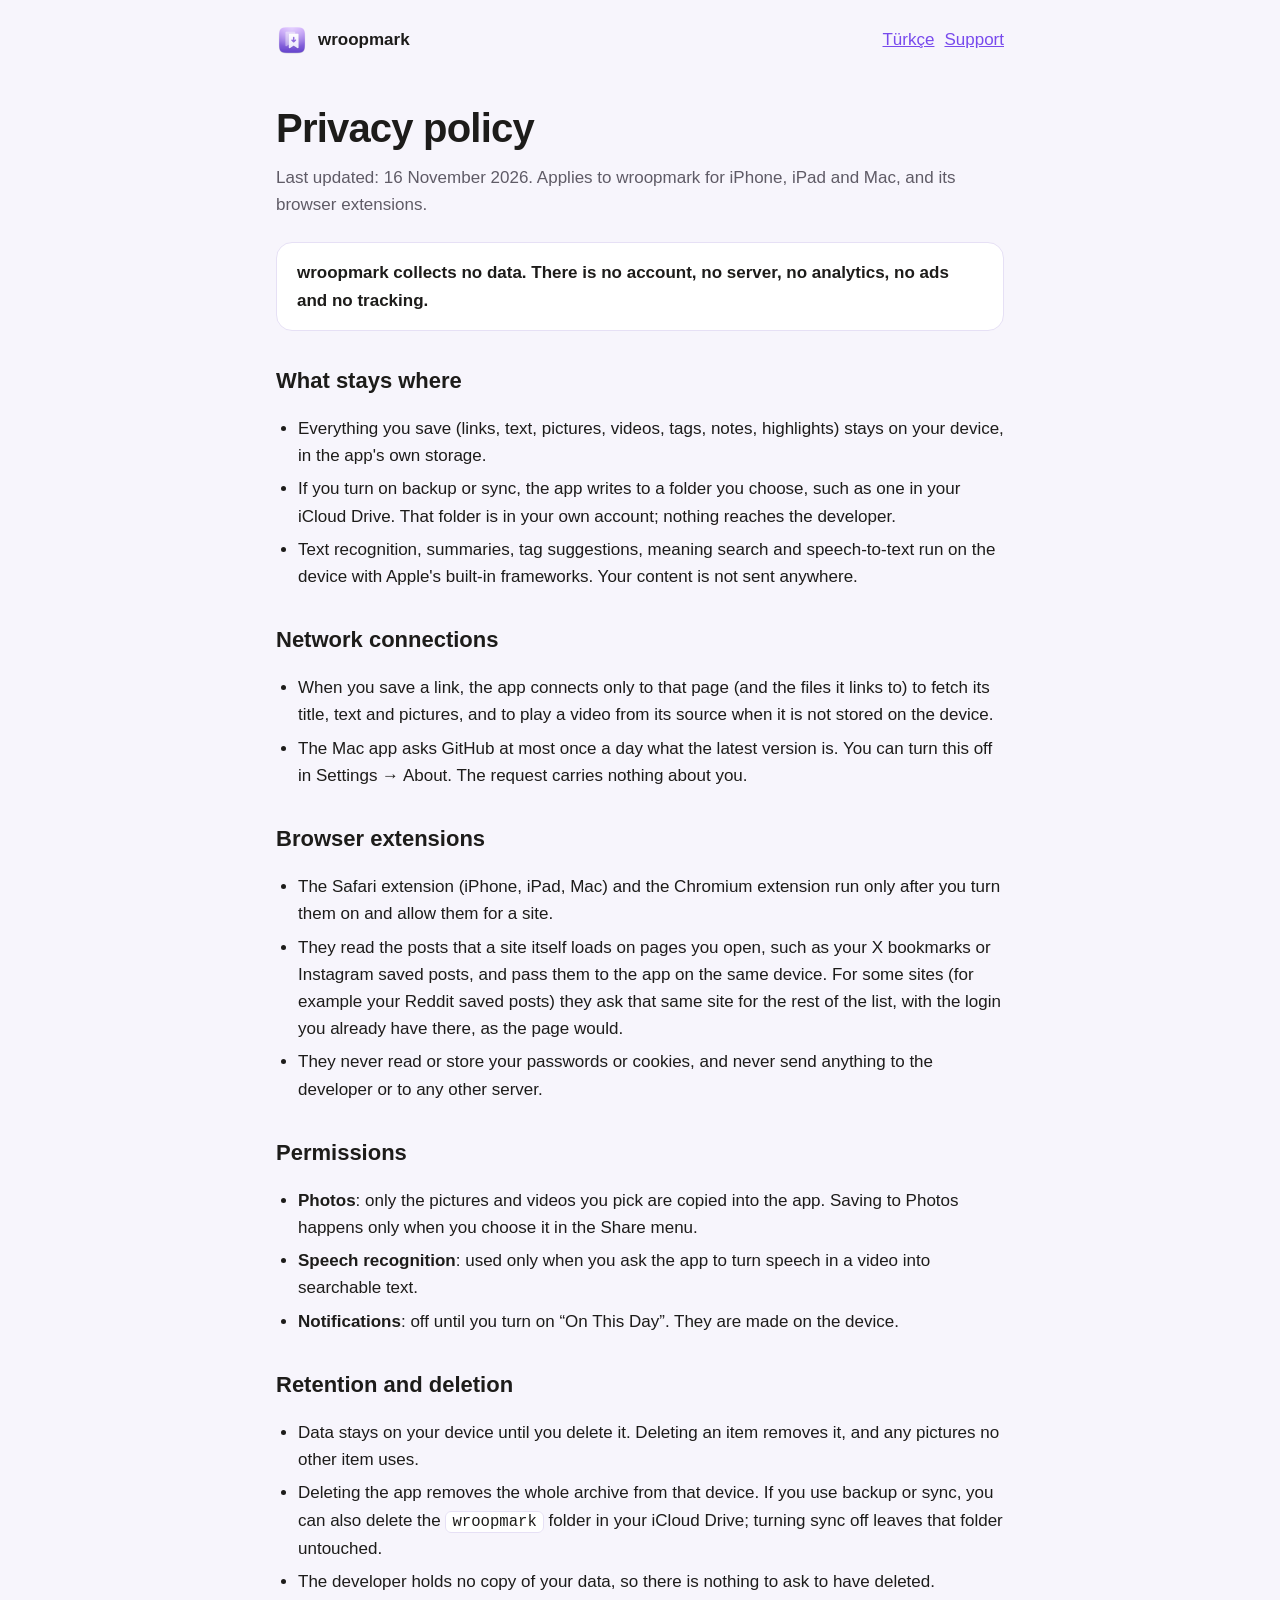
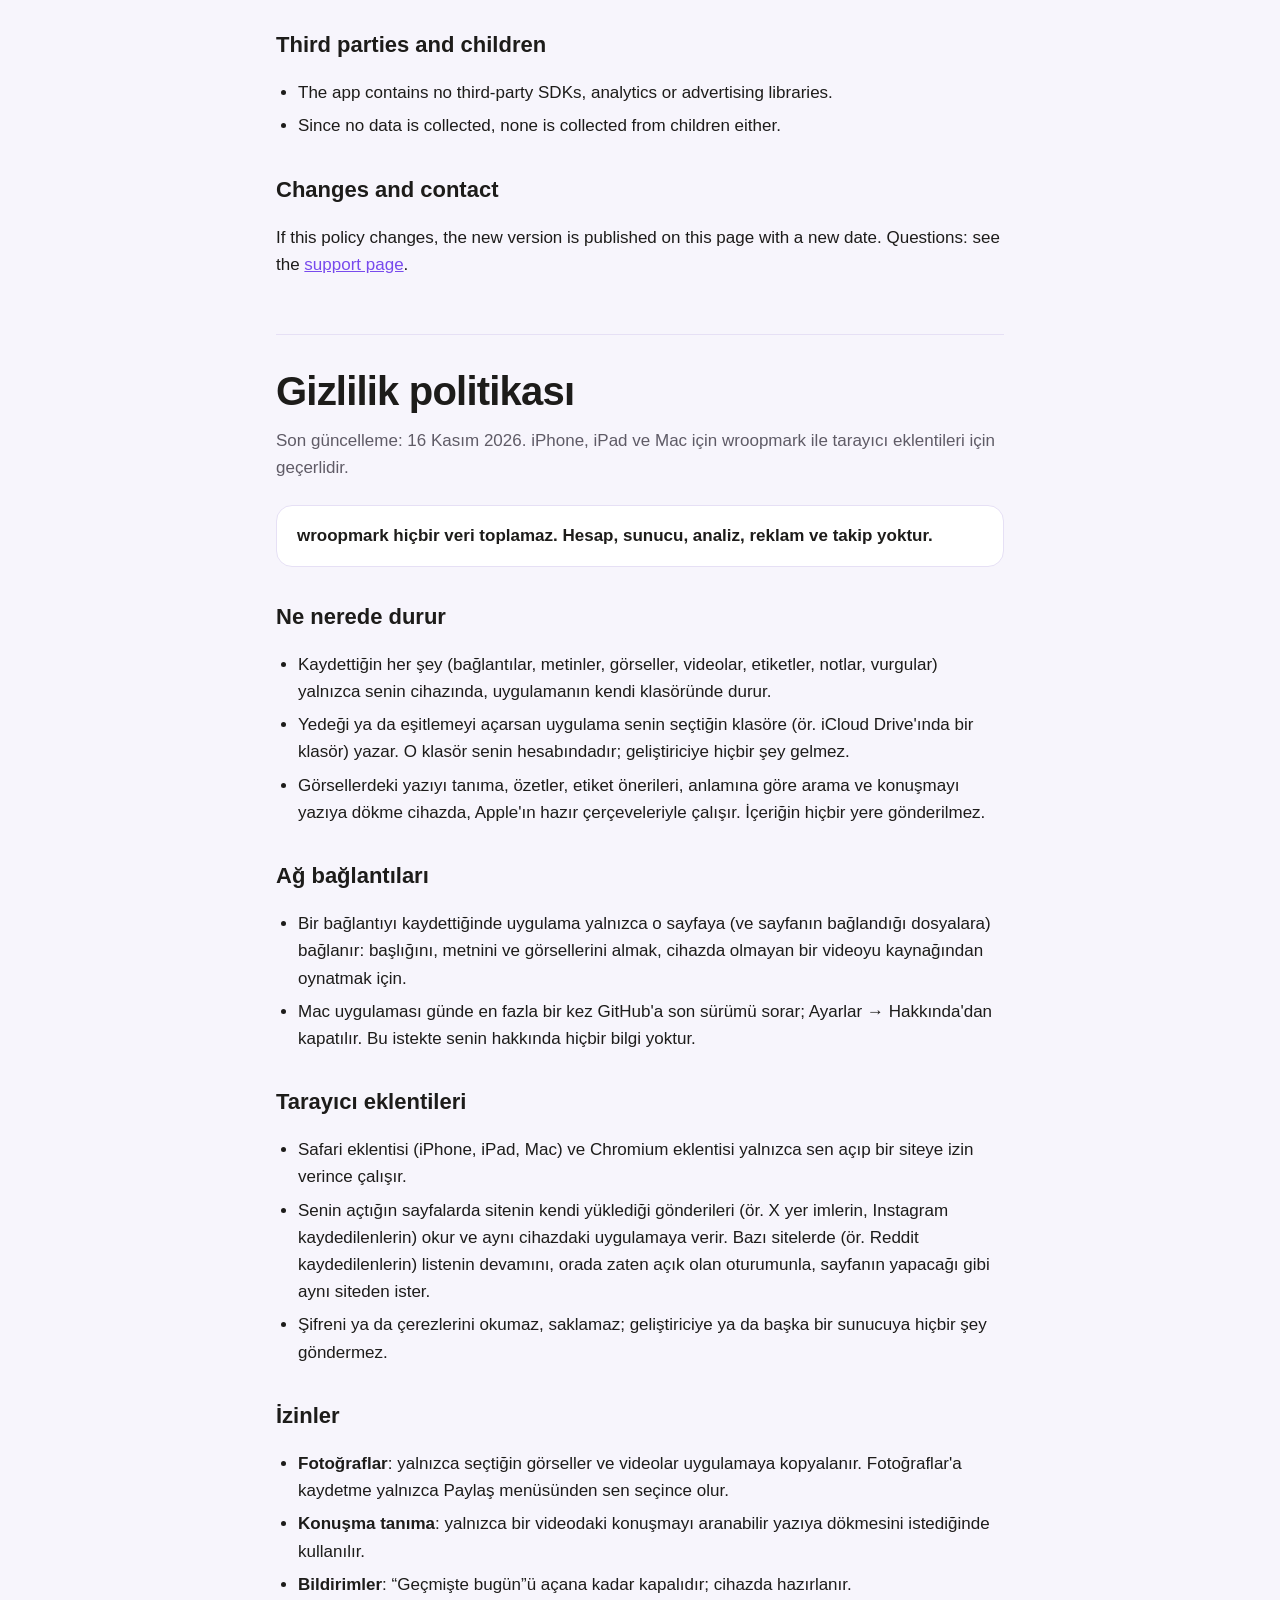
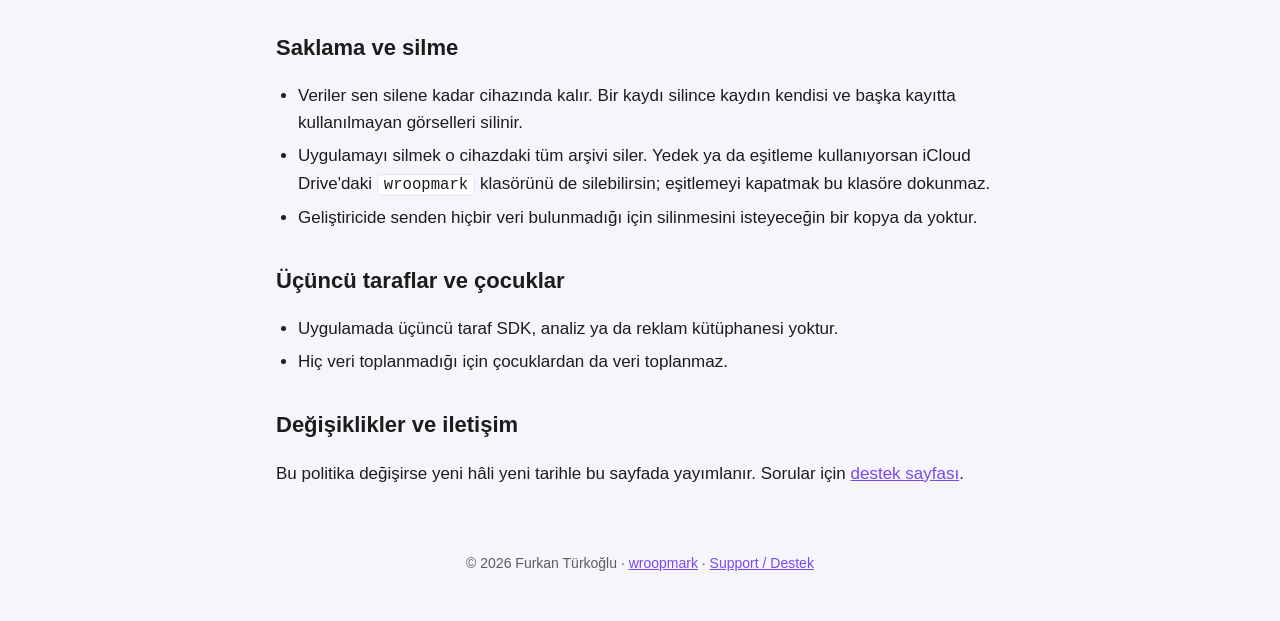
<file: docs/privacy.html>
<!doctype html>
<html lang="en">
<head>
<meta charset="utf-8">
<meta name="viewport" content="width=device-width, initial-scale=1">
<title>wroopmark privacy policy</title>
<meta name="description" content="wroopmark collects no data: no account, no server, no analytics, no tracking. Your archive stays on your own devices.">
<link rel="canonical" href="https://f0rknturkoglu.github.io/wroopmark/privacy.html">
<link rel="icon" href="logo.png">
<meta name="theme-color" content="#784AED">
<style>
  :root { --accent: #784AED; --ink: #1D1C1A; --muted: #5F5B66; --card: #FFFFFF; --bg: #F7F5FC; --line: #E6E0F5; }
  @media (prefers-color-scheme: dark) {
    :root { --ink: #F1EEF8; --muted: #A9A3B6; --card: #1E1B26; --bg: #13111A; --line: #2C2838; }
  }
  * { box-sizing: border-box; }
  body { margin: 0; background: var(--bg); color: var(--ink); font: 17px/1.6 -apple-system, BlinkMacSystemFont, "SF Pro Text", "Segoe UI", Roboto, sans-serif; }
  a { color: var(--accent); }
  nav { max-width: 760px; margin: 0 auto; padding: 24px 16px 0; display: flex; align-items: center; gap: 10px; flex-wrap: wrap; }
  nav img { width: 32px; height: 32px; }
  nav a.home { color: var(--ink); font-weight: 600; text-decoration: none; margin-right: auto; }
  main { max-width: 760px; margin: 0 auto; padding: 16px 16px 48px; }
  h1 { font-size: clamp(30px, 6vw, 40px); letter-spacing: -0.02em; margin: 24px 0 4px; }
  h2 { font-size: 22px; margin: 32px 0 8px; }
  .updated { color: var(--muted); margin: 0 0 24px; }
  .lead { background: var(--card); border: 1px solid var(--line); border-radius: 16px; padding: 16px 20px; font-weight: 600; }
  ul { padding-left: 22px; }
  li { margin: 6px 0; }
  hr { border: 0; border-top: 1px solid var(--line); margin: 56px 0 8px; }
  code { background: var(--card); border: 1px solid var(--line); padding: 1px 6px; border-radius: 6px; font-size: 0.92em; }
  footer { text-align: center; color: var(--muted); font-size: 14px; padding: 0 16px 48px; }
</style>
</head>
<body>
<nav>
  <img src="logo.png" alt="">
  <a class="home" href="./">wroopmark</a>
  <a href="#tr" hreflang="tr">Türkçe</a>
  <a href="support.html">Support</a>
</nav>

<main>
  <h1>Privacy policy</h1>
  <p class="updated">Last updated: 16 November 2026. Applies to wroopmark for iPhone, iPad and Mac, and its browser extensions.</p>
  <p class="lead">wroopmark collects no data. There is no account, no server, no analytics, no ads and no tracking.</p>

  <h2>What stays where</h2>
  <ul>
    <li>Everything you save (links, text, pictures, videos, tags, notes, highlights) stays on your device, in the app's own storage.</li>
    <li>If you turn on backup or sync, the app writes to a folder you choose, such as one in your iCloud Drive. That folder is in your own account; nothing reaches the developer.</li>
    <li>Text recognition, summaries, tag suggestions, meaning search and speech-to-text run on the device with Apple's built-in frameworks. Your content is not sent anywhere.</li>
  </ul>

  <h2>Network connections</h2>
  <ul>
    <li>When you save a link, the app connects only to that page (and the files it links to) to fetch its title, text and pictures, and to play a video from its source when it is not stored on the device.</li>
    <li>The Mac app asks GitHub at most once a day what the latest version is. You can turn this off in Settings → About. The request carries nothing about you.</li>
  </ul>

  <h2>Browser extensions</h2>
  <ul>
    <li>The Safari extension (iPhone, iPad, Mac) and the Chromium extension run only after you turn them on and allow them for a site.</li>
    <li>They read the posts that a site itself loads on pages you open, such as your X bookmarks or Instagram saved posts, and pass them to the app on the same device. For some sites (for example your Reddit saved posts) they ask that same site for the rest of the list, with the login you already have there, as the page would.</li>
    <li>They never read or store your passwords or cookies, and never send anything to the developer or to any other server.</li>
  </ul>

  <h2>Permissions</h2>
  <ul>
    <li><b>Photos</b>: only the pictures and videos you pick are copied into the app. Saving to Photos happens only when you choose it in the Share menu.</li>
    <li><b>Speech recognition</b>: used only when you ask the app to turn speech in a video into searchable text.</li>
    <li><b>Notifications</b>: off until you turn on “On This Day”. They are made on the device.</li>
  </ul>

  <h2>Retention and deletion</h2>
  <ul>
    <li>Data stays on your device until you delete it. Deleting an item removes it, and any pictures no other item uses.</li>
    <li>Deleting the app removes the whole archive from that device. If you use backup or sync, you can also delete the <code>wroopmark</code> folder in your iCloud Drive; turning sync off leaves that folder untouched.</li>
    <li>The developer holds no copy of your data, so there is nothing to ask to have deleted.</li>
  </ul>

  <h2>Third parties and children</h2>
  <ul>
    <li>The app contains no third-party SDKs, analytics or advertising libraries.</li>
    <li>Since no data is collected, none is collected from children either.</li>
  </ul>

  <h2>Changes and contact</h2>
  <p>If this policy changes, the new version is published on this page with a new date. Questions: see the <a href="support.html">support page</a>.</p>

  <hr>

  <section id="tr" lang="tr">
  <h1>Gizlilik politikası</h1>
  <p class="updated">Son güncelleme: 16 Kasım 2026. iPhone, iPad ve Mac için wroopmark ile tarayıcı eklentileri için geçerlidir.</p>
  <p class="lead">wroopmark hiçbir veri toplamaz. Hesap, sunucu, analiz, reklam ve takip yoktur.</p>

  <h2>Ne nerede durur</h2>
  <ul>
    <li>Kaydettiğin her şey (bağlantılar, metinler, görseller, videolar, etiketler, notlar, vurgular) yalnızca senin cihazında, uygulamanın kendi klasöründe durur.</li>
    <li>Yedeği ya da eşitlemeyi açarsan uygulama senin seçtiğin klasöre (ör. iCloud Drive'ında bir klasör) yazar. O klasör senin hesabındadır; geliştiriciye hiçbir şey gelmez.</li>
    <li>Görsellerdeki yazıyı tanıma, özetler, etiket önerileri, anlamına göre arama ve konuşmayı yazıya dökme cihazda, Apple'ın hazır çerçeveleriyle çalışır. İçeriğin hiçbir yere gönderilmez.</li>
  </ul>

  <h2>Ağ bağlantıları</h2>
  <ul>
    <li>Bir bağlantıyı kaydettiğinde uygulama yalnızca o sayfaya (ve sayfanın bağlandığı dosyalara) bağlanır: başlığını, metnini ve görsellerini almak, cihazda olmayan bir videoyu kaynağından oynatmak için.</li>
    <li>Mac uygulaması günde en fazla bir kez GitHub'a son sürümü sorar; Ayarlar → Hakkında'dan kapatılır. Bu istekte senin hakkında hiçbir bilgi yoktur.</li>
  </ul>

  <h2>Tarayıcı eklentileri</h2>
  <ul>
    <li>Safari eklentisi (iPhone, iPad, Mac) ve Chromium eklentisi yalnızca sen açıp bir siteye izin verince çalışır.</li>
    <li>Senin açtığın sayfalarda sitenin kendi yüklediği gönderileri (ör. X yer imlerin, Instagram kaydedilenlerin) okur ve aynı cihazdaki uygulamaya verir. Bazı sitelerde (ör. Reddit kaydedilenlerin) listenin devamını, orada zaten açık olan oturumunla, sayfanın yapacağı gibi aynı siteden ister.</li>
    <li>Şifreni ya da çerezlerini okumaz, saklamaz; geliştiriciye ya da başka bir sunucuya hiçbir şey göndermez.</li>
  </ul>

  <h2>İzinler</h2>
  <ul>
    <li><b>Fotoğraflar</b>: yalnızca seçtiğin görseller ve videolar uygulamaya kopyalanır. Fotoğraflar'a kaydetme yalnızca Paylaş menüsünden sen seçince olur.</li>
    <li><b>Konuşma tanıma</b>: yalnızca bir videodaki konuşmayı aranabilir yazıya dökmesini istediğinde kullanılır.</li>
    <li><b>Bildirimler</b>: “Geçmişte bugün”ü açana kadar kapalıdır; cihazda hazırlanır.</li>
  </ul>

  <h2>Saklama ve silme</h2>
  <ul>
    <li>Veriler sen silene kadar cihazında kalır. Bir kaydı silince kaydın kendisi ve başka kayıtta kullanılmayan görselleri silinir.</li>
    <li>Uygulamayı silmek o cihazdaki tüm arşivi siler. Yedek ya da eşitleme kullanıyorsan iCloud Drive'daki <code>wroopmark</code> klasörünü de silebilirsin; eşitlemeyi kapatmak bu klasöre dokunmaz.</li>
    <li>Geliştiricide senden hiçbir veri bulunmadığı için silinmesini isteyeceğin bir kopya da yoktur.</li>
  </ul>

  <h2>Üçüncü taraflar ve çocuklar</h2>
  <ul>
    <li>Uygulamada üçüncü taraf SDK, analiz ya da reklam kütüphanesi yoktur.</li>
    <li>Hiç veri toplanmadığı için çocuklardan da veri toplanmaz.</li>
  </ul>

  <h2>Değişiklikler ve iletişim</h2>
  <p>Bu politika değişirse yeni hâli yeni tarihle bu sayfada yayımlanır. Sorular için <a href="support.html#tr">destek sayfası</a>.</p>
  </section>
</main>

<footer>© 2026 Furkan Türkoğlu · <a href="./">wroopmark</a> · <a href="support.html">Support / Destek</a></footer>
</body>
</html>
</file>
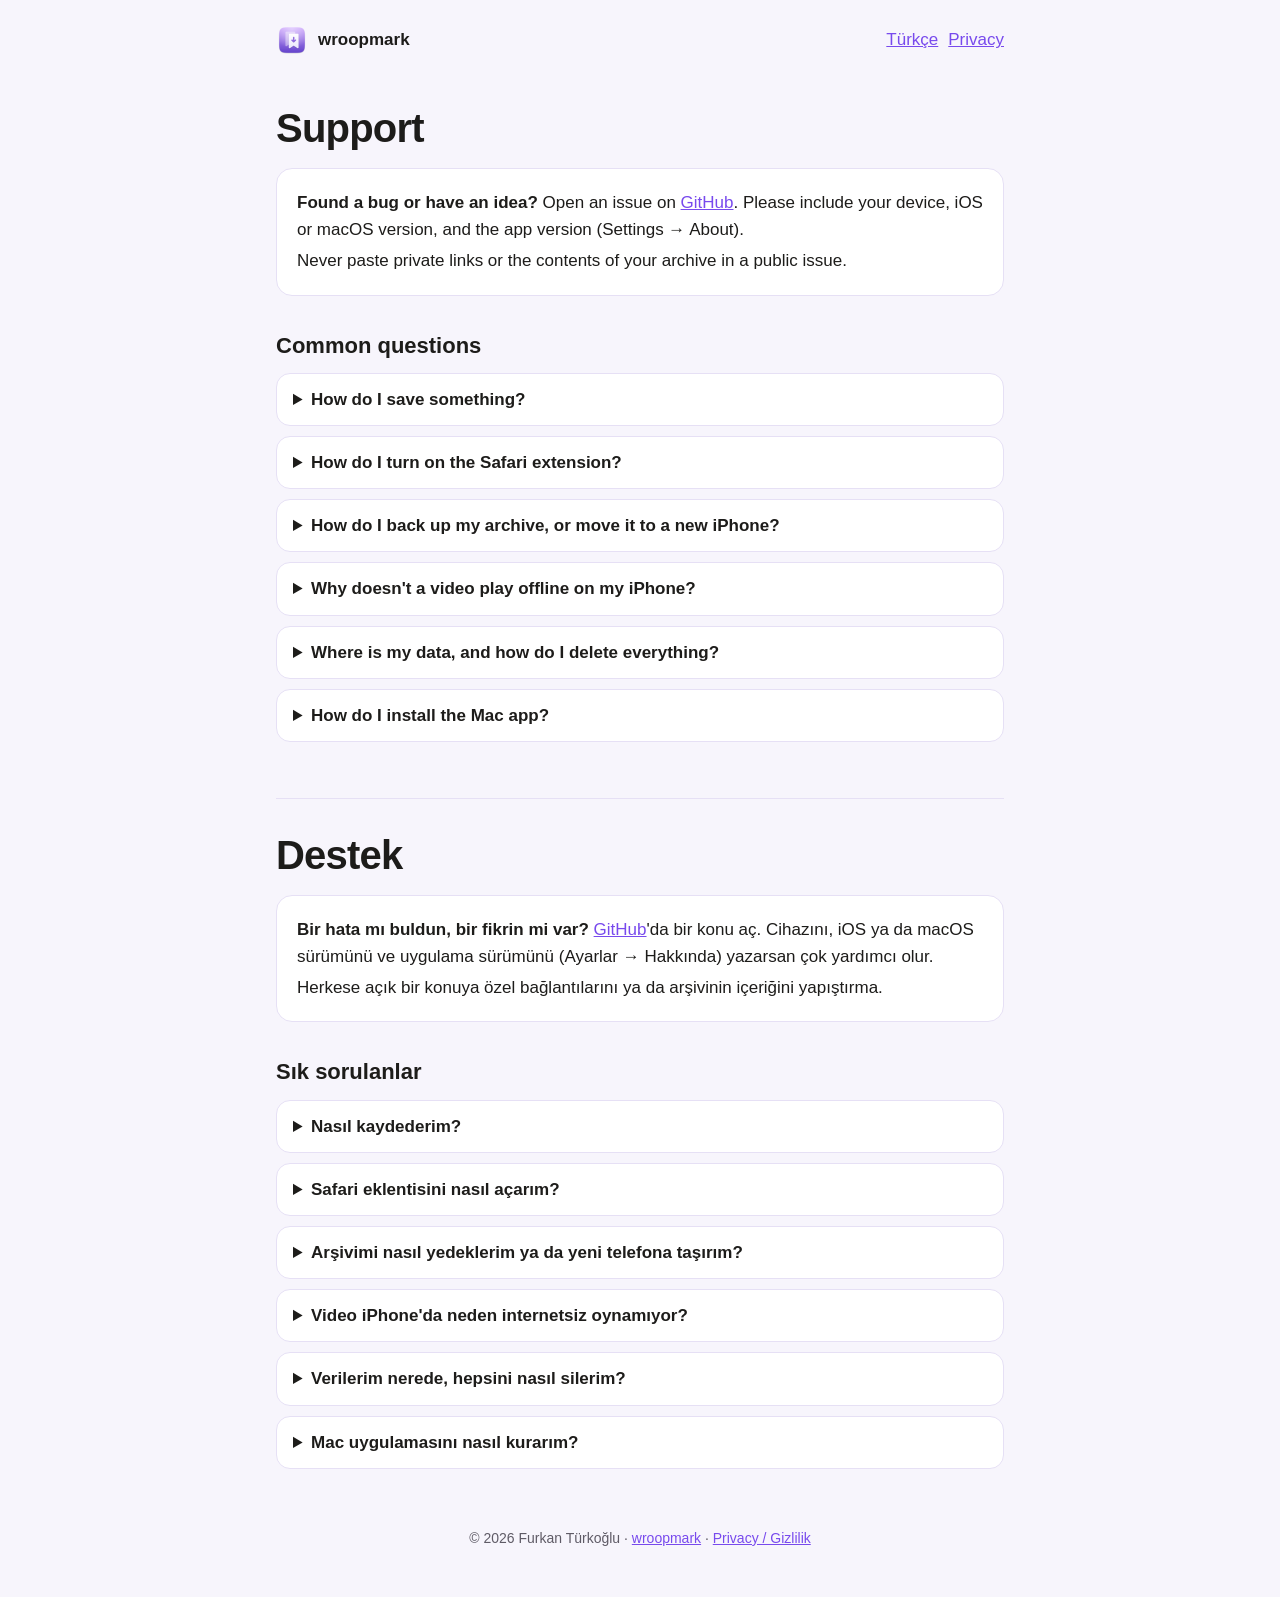
<file: docs/support.html>
<!doctype html>
<html lang="en">
<head>
<meta charset="utf-8">
<meta name="viewport" content="width=device-width, initial-scale=1">
<title>wroopmark support</title>
<meta name="description" content="Help for wroopmark on iPhone, iPad and Mac: saving, the Safari extension, iCloud backup and sync, videos, and how to get in touch.">
<link rel="canonical" href="https://f0rknturkoglu.github.io/wroopmark/support.html">
<link rel="icon" href="logo.png">
<meta name="theme-color" content="#784AED">
<style>
  :root { --accent: #784AED; --ink: #1D1C1A; --muted: #5F5B66; --card: #FFFFFF; --bg: #F7F5FC; --line: #E6E0F5; }
  @media (prefers-color-scheme: dark) {
    :root { --ink: #F1EEF8; --muted: #A9A3B6; --card: #1E1B26; --bg: #13111A; --line: #2C2838; }
  }
  * { box-sizing: border-box; }
  body { margin: 0; background: var(--bg); color: var(--ink); font: 17px/1.6 -apple-system, BlinkMacSystemFont, "SF Pro Text", "Segoe UI", Roboto, sans-serif; }
  a { color: var(--accent); }
  nav { max-width: 760px; margin: 0 auto; padding: 24px 16px 0; display: flex; align-items: center; gap: 10px; flex-wrap: wrap; }
  nav img { width: 32px; height: 32px; }
  nav a.home { color: var(--ink); font-weight: 600; text-decoration: none; margin-right: auto; }
  main { max-width: 760px; margin: 0 auto; padding: 16px 16px 48px; }
  h1 { font-size: clamp(30px, 6vw, 40px); letter-spacing: -0.02em; margin: 24px 0 8px; }
  h2 { font-size: 22px; margin: 32px 0 8px; }
  .contact { background: var(--card); border: 1px solid var(--line); border-radius: 16px; padding: 16px 20px; }
  .contact p { margin: 4px 0; }
  details { background: var(--card); border: 1px solid var(--line); border-radius: 14px; padding: 12px 16px; margin: 10px 0; }
  summary { font-weight: 600; cursor: pointer; }
  details p, details ol { margin: 10px 0 4px; }
  li { margin: 4px 0; }
  hr { border: 0; border-top: 1px solid var(--line); margin: 56px 0 8px; }
  footer { text-align: center; color: var(--muted); font-size: 14px; padding: 0 16px 48px; }
</style>
</head>
<body>
<nav>
  <img src="logo.png" alt="">
  <a class="home" href="./">wroopmark</a>
  <a href="#tr" hreflang="tr">Türkçe</a>
  <a href="privacy.html">Privacy</a>
</nav>

<main>
  <h1>Support</h1>
  <div class="contact">
    <p><b>Found a bug or have an idea?</b> Open an issue on <a href="https://github.com/f0rknturkoglu/wroopmark/issues">GitHub</a>. Please include your device, iOS or macOS version, and the app version (Settings → About).</p>
    <p>Never paste private links or the contents of your archive in a public issue.</p>
  </div>

  <h2>Common questions</h2>
  <details>
    <summary>How do I save something?</summary>
    <p>In any app, tap Share → wroopmark. If wroopmark isn't in the row, tap “More” at the end and add it to your favorites. The link is saved at once; the text and pictures arrive when you open wroopmark. You can also tap + in the app and paste a link.</p>
  </details>
  <details>
    <summary>How do I turn on the Safari extension?</summary>
    <ol>
      <li>Open Settings → Apps → Safari → Extensions.</li>
      <li>Turn on wroopmark.</li>
      <li>Under permissions, choose “Allow” for the sites you want (for example x.com or instagram.com).</li>
    </ol>
    <p>Then open your bookmarks or saved posts in Safari; they flow into your archive as you scroll.</p>
  </details>
  <details>
    <summary>How do I back up my archive, or move it to a new iPhone?</summary>
    <p>Settings → iCloud Backup &amp; Sync → Choose an iCloud Drive Folder…. Your items, tags, notes, highlights, pictures and the videos you added are kept there. On a new phone, choose the same folder and the archive comes back. Choose the same folder in the Mac app and both stay in sync.</p>
  </details>
  <details>
    <summary>Why doesn't a video play offline on my iPhone?</summary>
    <p>The iPhone app doesn't download videos from websites. A video plays from its source while you're online. To keep it on the phone, open the item and add the video from Photos, or let the Mac app bring it over through your iCloud Drive folder.</p>
  </details>
  <details>
    <summary>Where is my data, and how do I delete everything?</summary>
    <p>Only on your devices, and in your iCloud Drive folder if you chose one. Deleting the app removes the archive from that device; delete the <code>wroopmark</code> folder in iCloud Drive to remove the backup too. See the <a href="privacy.html">privacy policy</a>.</p>
  </details>
  <details>
    <summary>How do I install the Mac app?</summary>
    <p>Download the .dmg from <a href="https://github.com/f0rknturkoglu/wroopmark/releases/latest">GitHub Releases</a>, open it and drag wroopmark to Applications. It is signed and notarized by Apple and keeps itself up to date (Settings → About).</p>
  </details>

  <hr>

  <section id="tr" lang="tr">
  <h1>Destek</h1>
  <div class="contact">
    <p><b>Bir hata mı buldun, bir fikrin mi var?</b> <a href="https://github.com/f0rknturkoglu/wroopmark/issues">GitHub</a>'da bir konu aç. Cihazını, iOS ya da macOS sürümünü ve uygulama sürümünü (Ayarlar → Hakkında) yazarsan çok yardımcı olur.</p>
    <p>Herkese açık bir konuya özel bağlantılarını ya da arşivinin içeriğini yapıştırma.</p>
  </div>

  <h2>Sık sorulanlar</h2>
  <details>
    <summary>Nasıl kaydederim?</summary>
    <p>Herhangi bir uygulamada Paylaş → wroopmark. Listede yoksa satırın sonundaki “Diğer”e dokun ve sık kullanılanlara ekle. Bağlantı hemen kaydedilir; metin ve görseller wroopmark'ı açınca gelir. Uygulamada + düğmesine dokunup bağlantı da yapıştırabilirsin.</p>
  </details>
  <details>
    <summary>Safari eklentisini nasıl açarım?</summary>
    <ol>
      <li>Ayarlar → Uygulamalar → Safari → Uzantılar.</li>
      <li>wroopmark'ı aç.</li>
      <li>İzinlerde istediğin siteler (ör. x.com, instagram.com) için “İzin Ver”i seç.</li>
    </ol>
    <p>Sonra Safari'de yer imlerini ya da kaydedilenlerini aç; kaydırdıkça arşive akar.</p>
  </details>
  <details>
    <summary>Arşivimi nasıl yedeklerim ya da yeni telefona taşırım?</summary>
    <p>Ayarlar → iCloud Yedeği ve Senkron → iCloud Drive klasörü seç…. Kayıtlar, etiketler, notlar, vurgular, görseller ve eklediğin videolar orada durur. Yeni telefonda aynı klasörü seçince arşiv geri gelir. Mac uygulamasında da aynı klasörü seçersen ikisi eşitlenir.</p>
  </details>
  <details>
    <summary>Video iPhone'da neden internetsiz oynamıyor?</summary>
    <p>iPhone uygulaması sitelerden video indirmez; video internet varken kaynağından oynar. Telefonda kalsın istersen kaydı açıp videoyu Fotoğraflar'dan ekle ya da Mac uygulamasının iCloud Drive klasörün üzerinden getirmesine izin ver.</p>
  </details>
  <details>
    <summary>Verilerim nerede, hepsini nasıl silerim?</summary>
    <p>Yalnızca cihazlarında ve seçtiysen iCloud Drive klasöründe. Uygulamayı silmek o cihazdaki arşivi siler; yedeği de silmek için iCloud Drive'daki <code>wroopmark</code> klasörünü sil. Ayrıntılar <a href="privacy.html#tr">gizlilik politikasında</a>.</p>
  </details>
  <details>
    <summary>Mac uygulamasını nasıl kurarım?</summary>
    <p><a href="https://github.com/f0rknturkoglu/wroopmark/releases/latest">GitHub Releases</a>'tan .dmg'yi indir, aç ve wroopmark'ı Applications'a sürükle. Apple tarafından imzalı ve onaylıdır, kendini günceller (Ayarlar → Hakkında).</p>
  </details>
  </section>
</main>

<footer>© 2026 Furkan Türkoğlu · <a href="./">wroopmark</a> · <a href="privacy.html">Privacy / Gizlilik</a></footer>
</body>
</html>
</file>
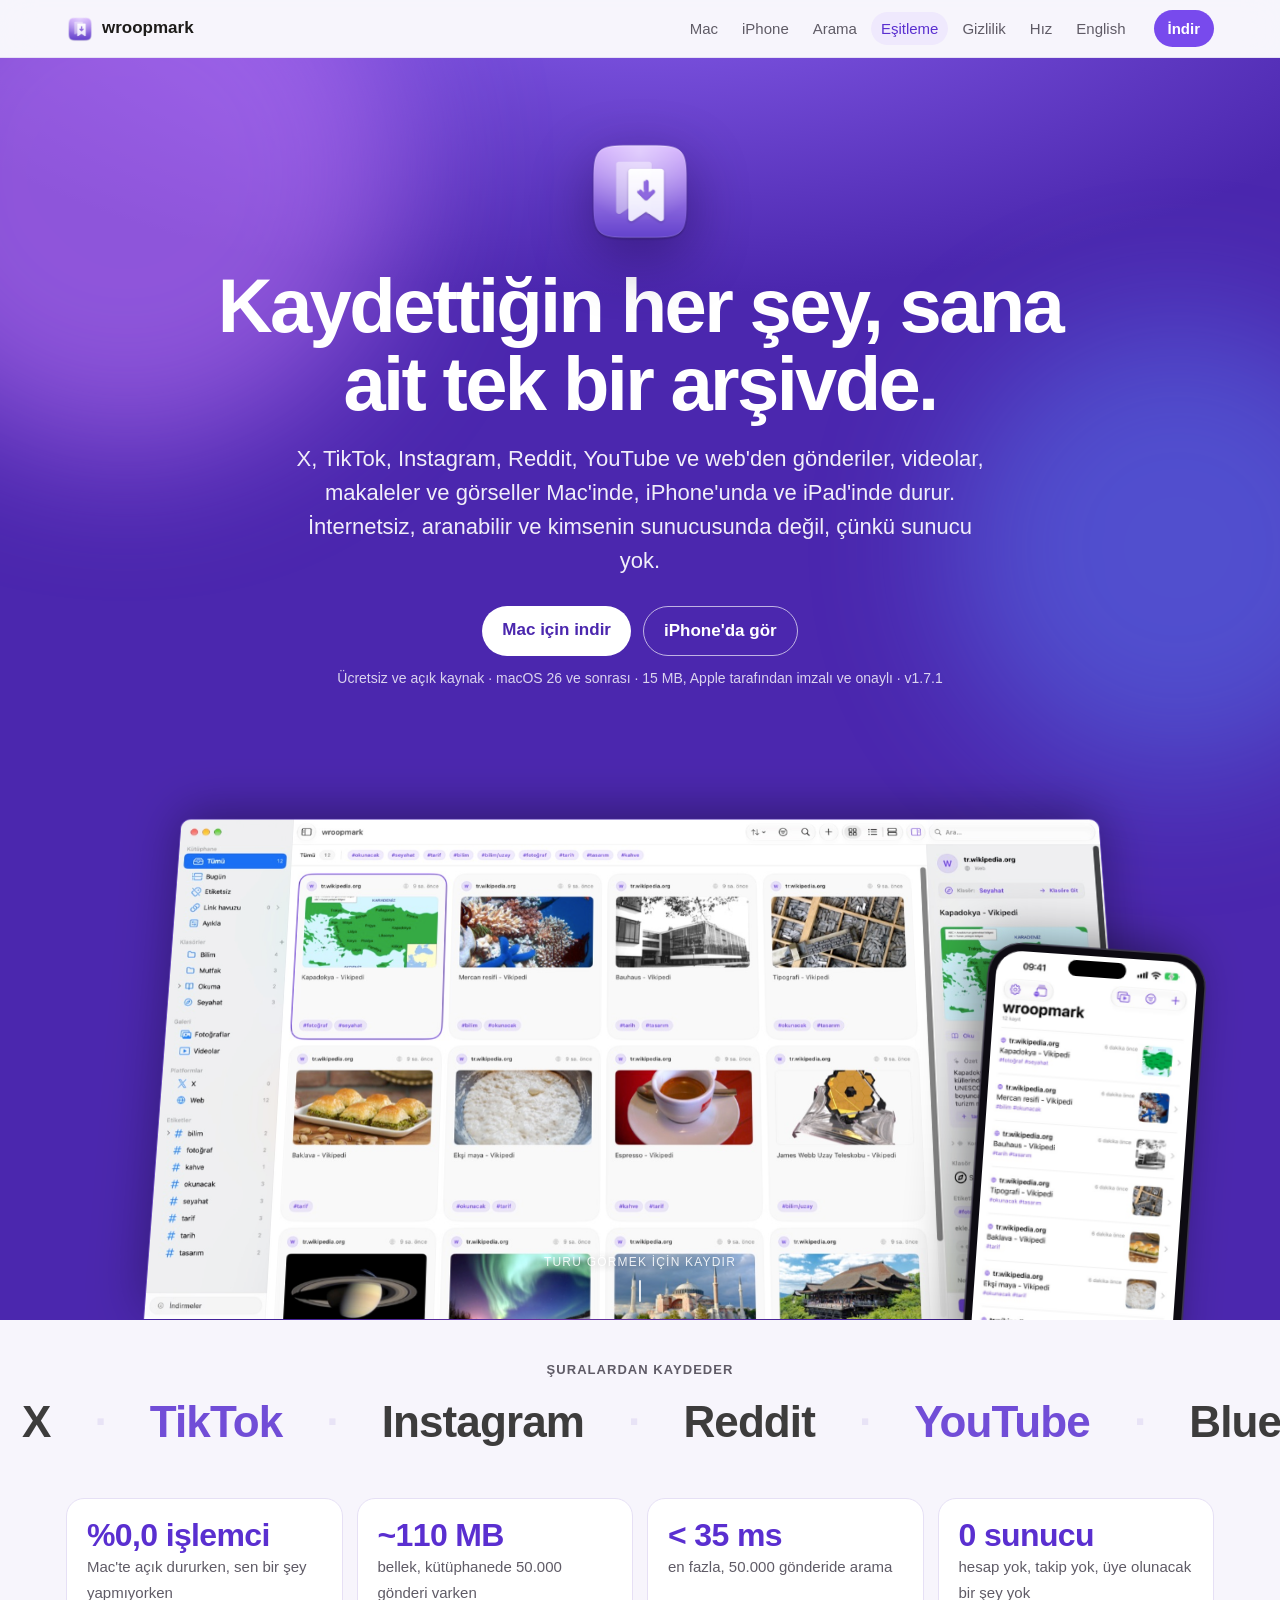
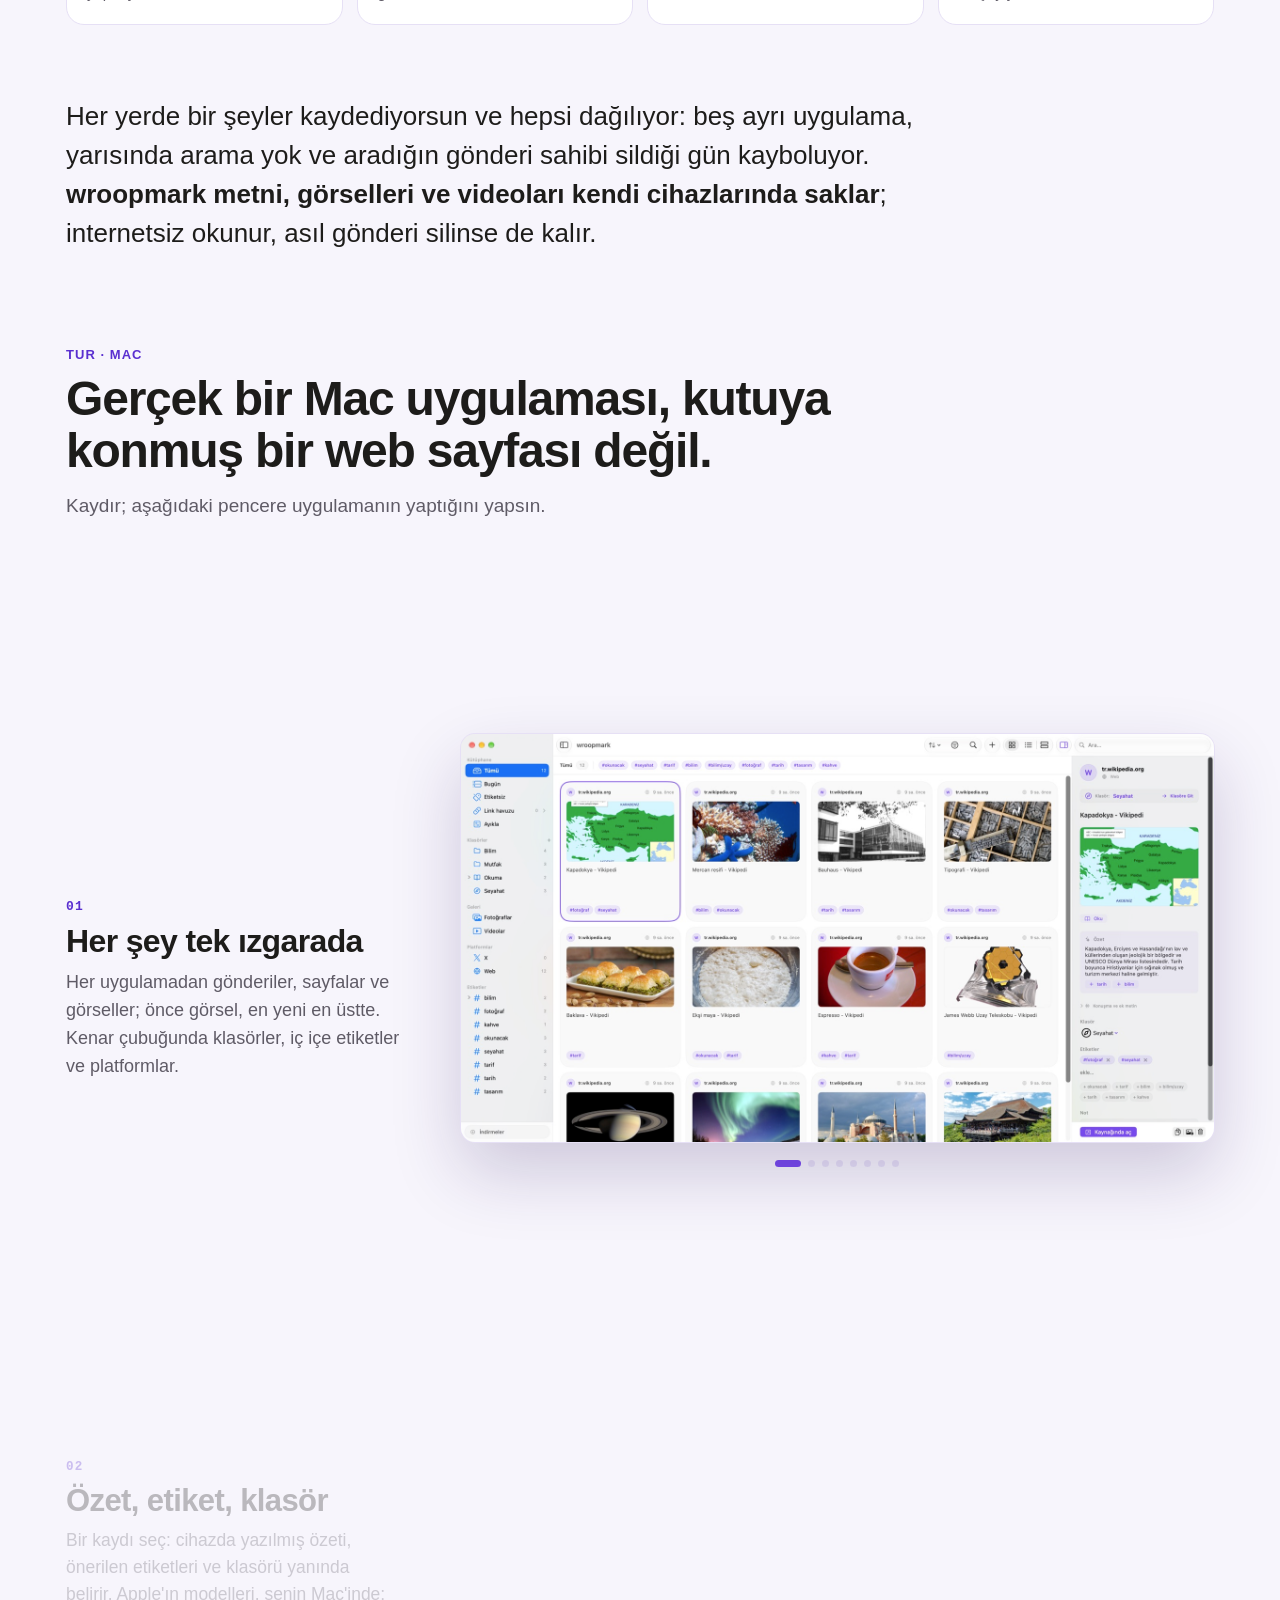
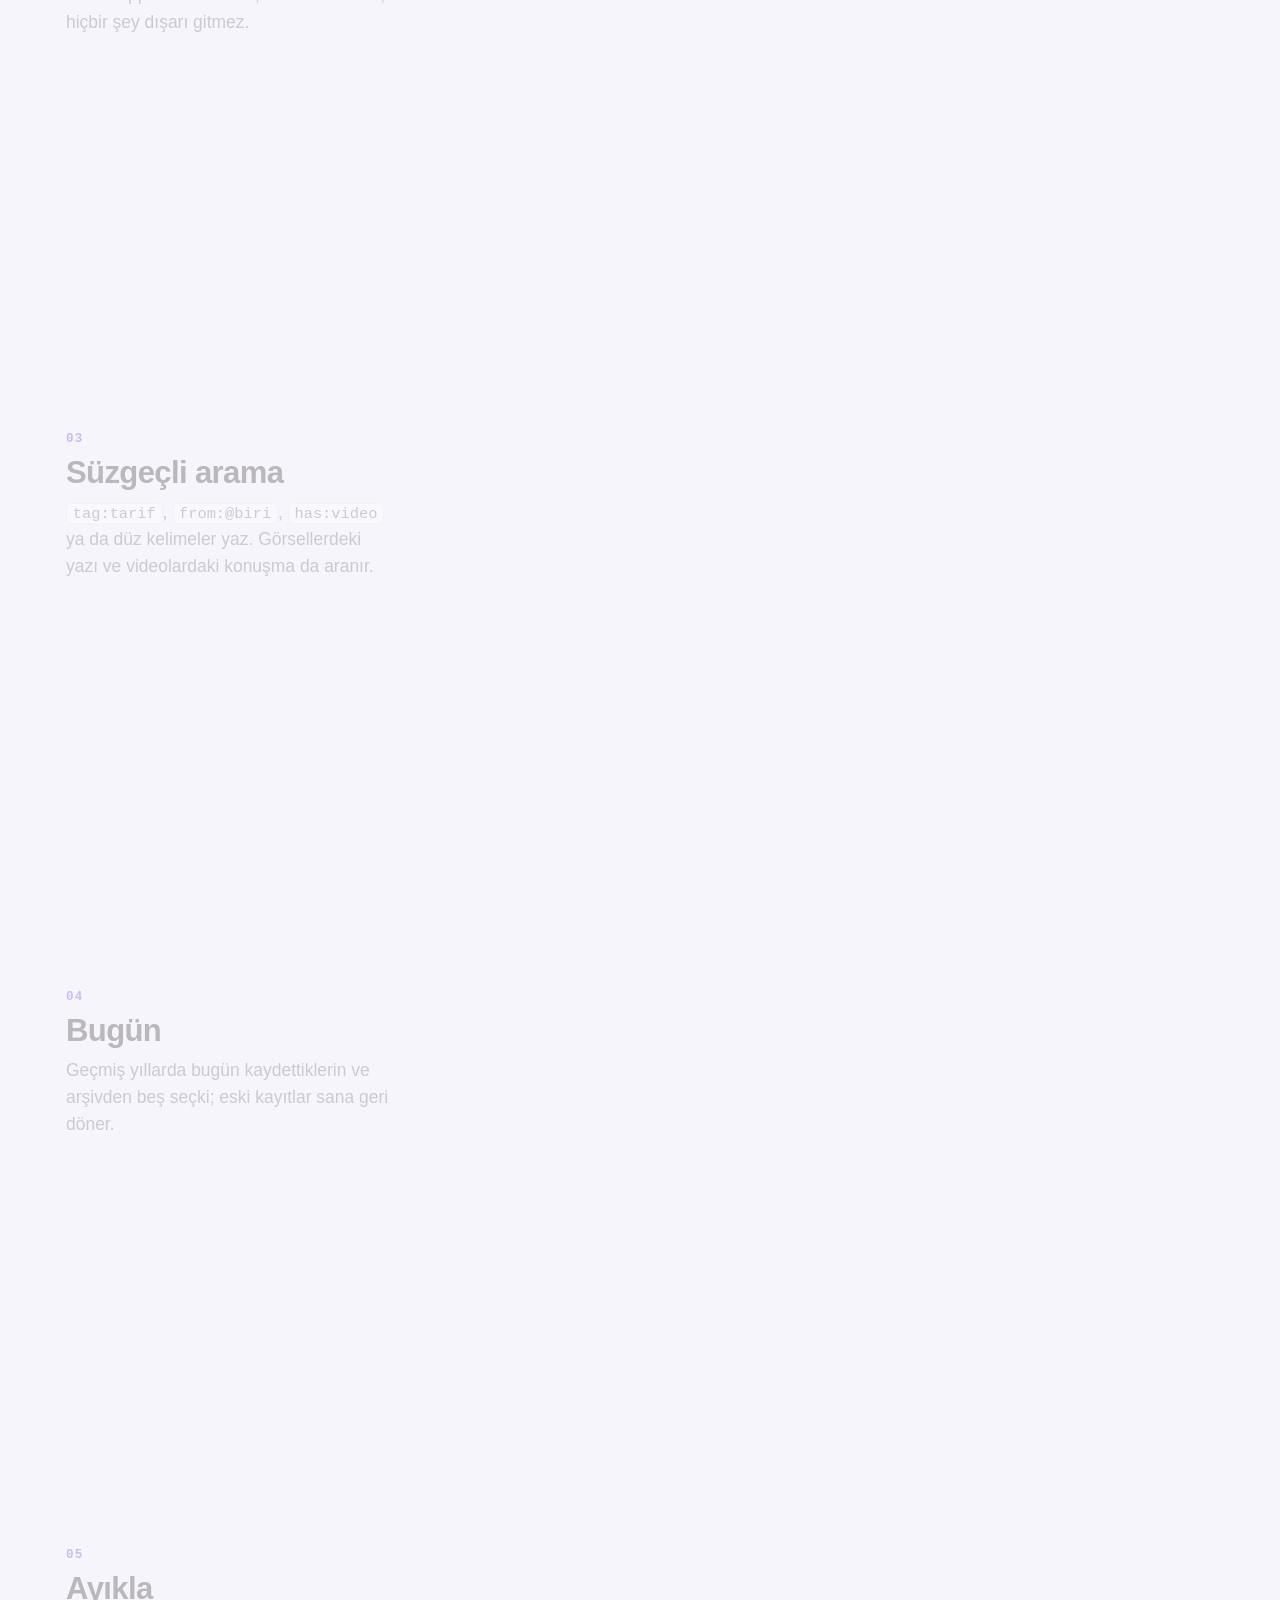
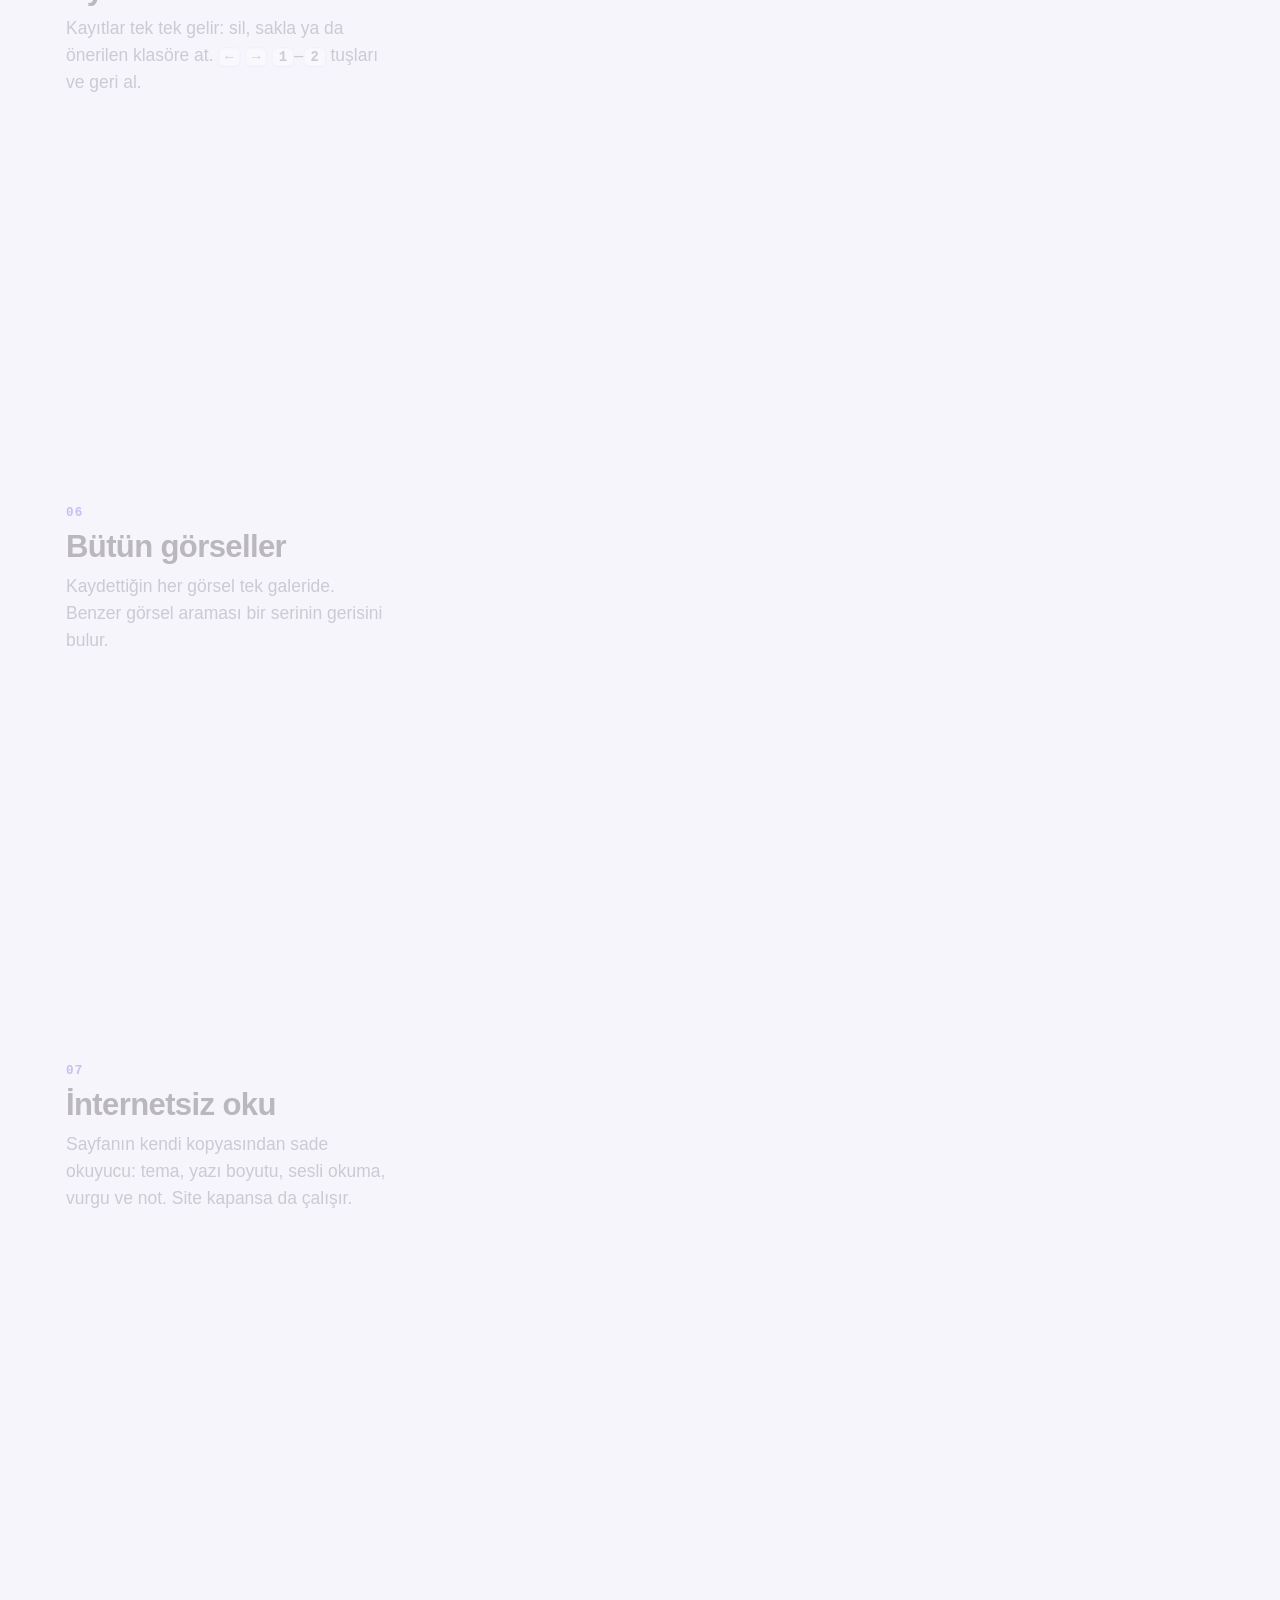
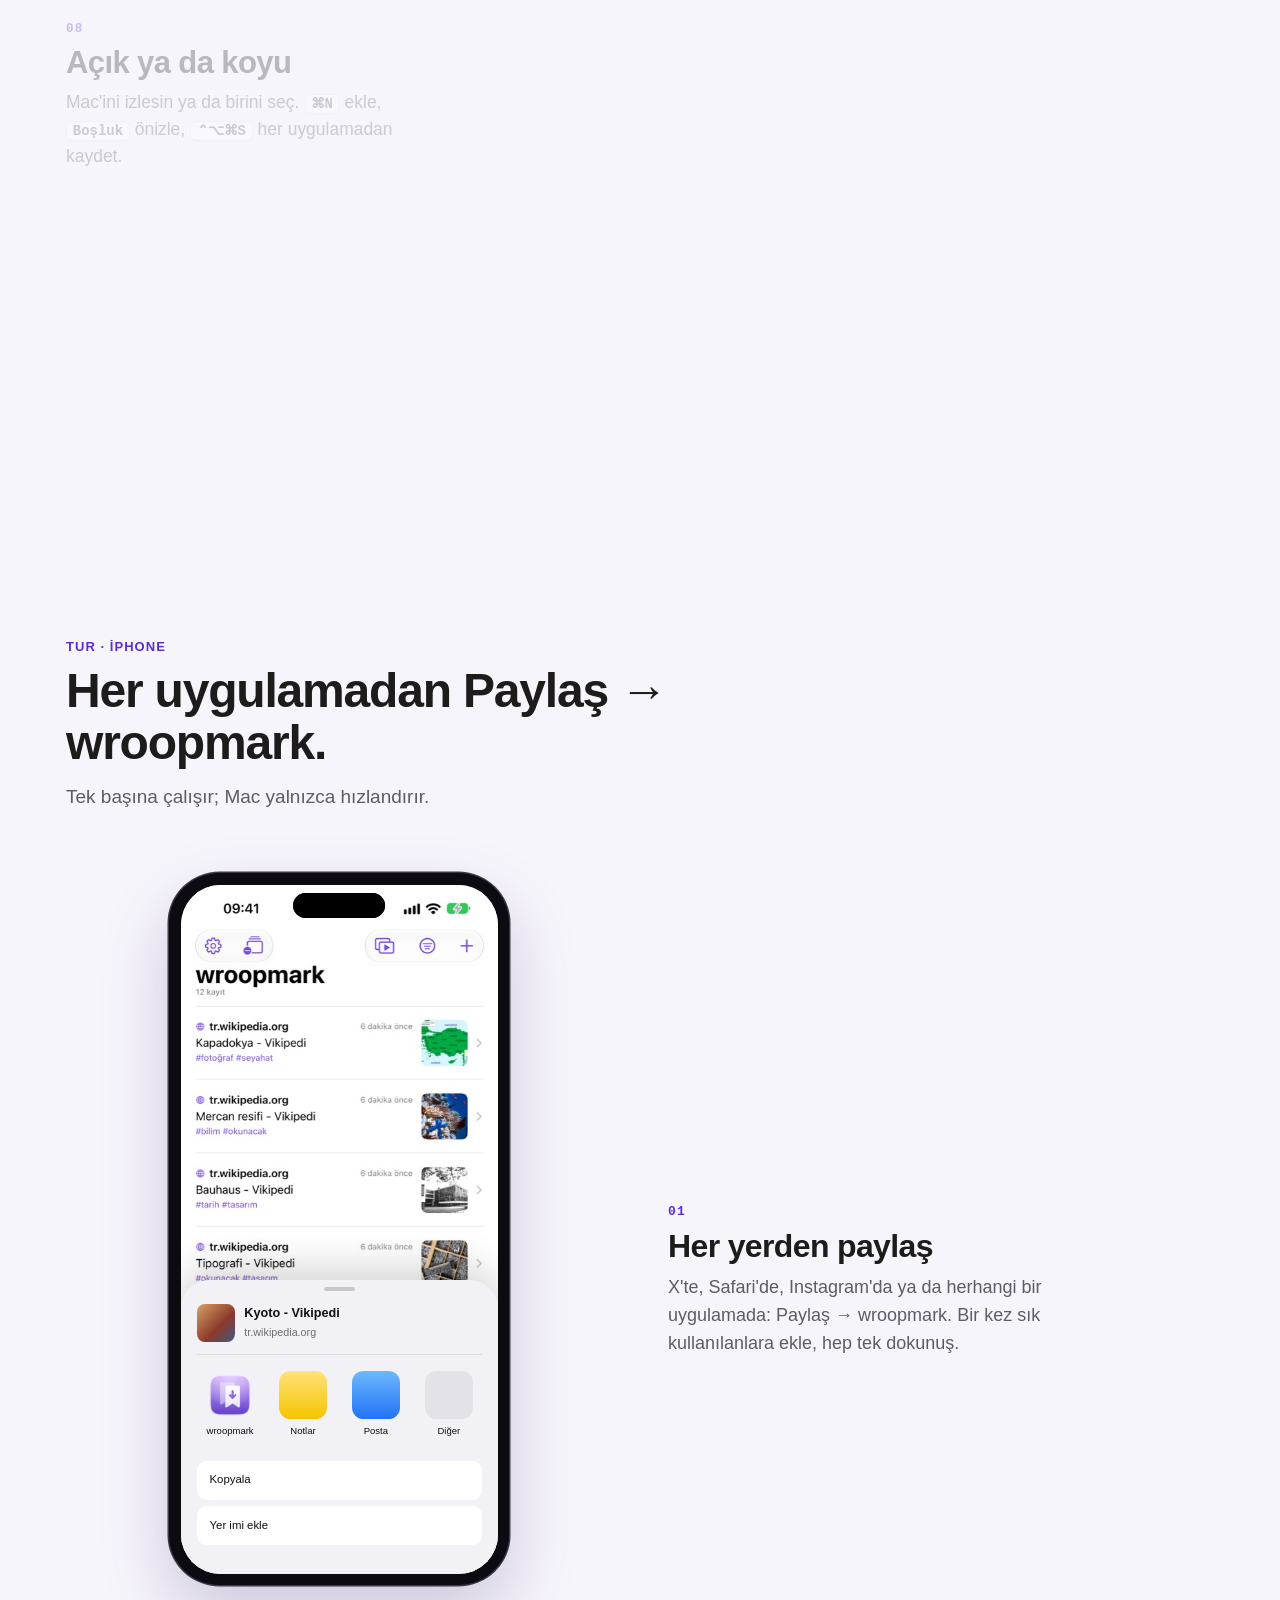
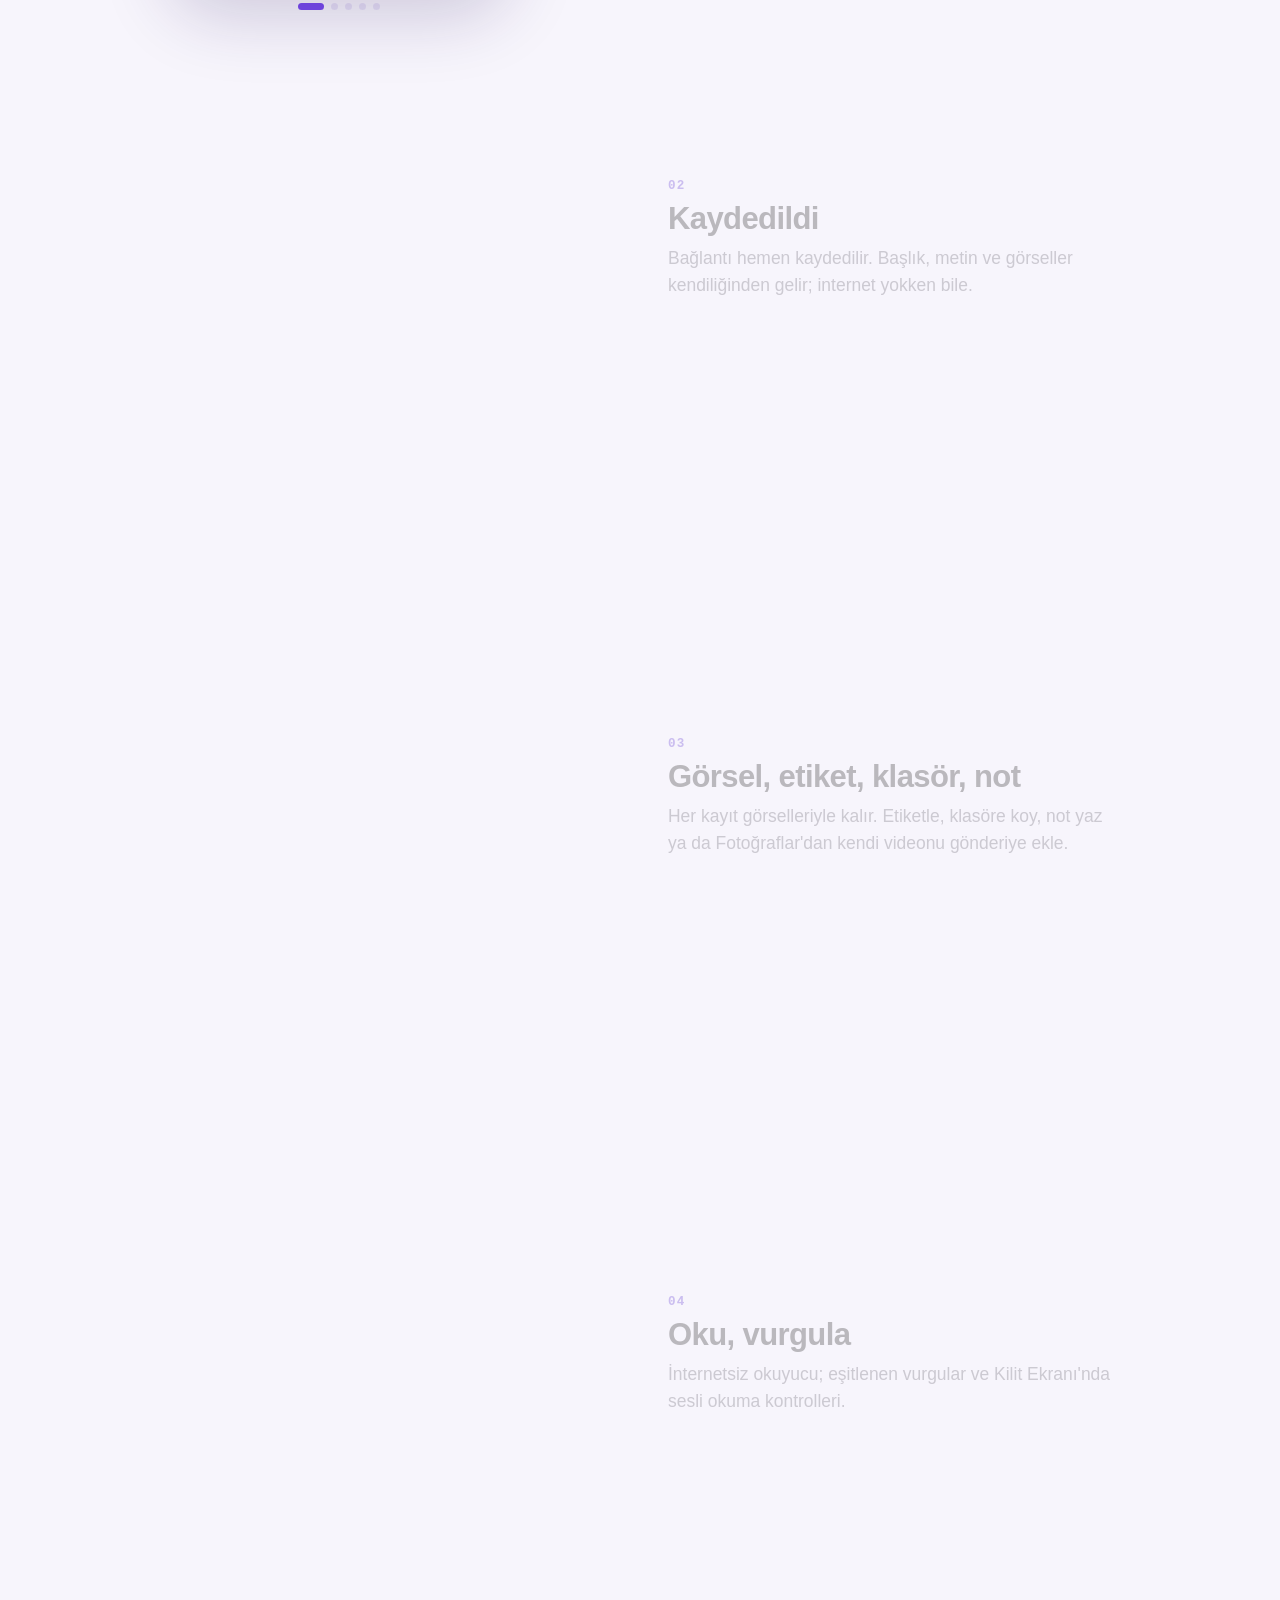
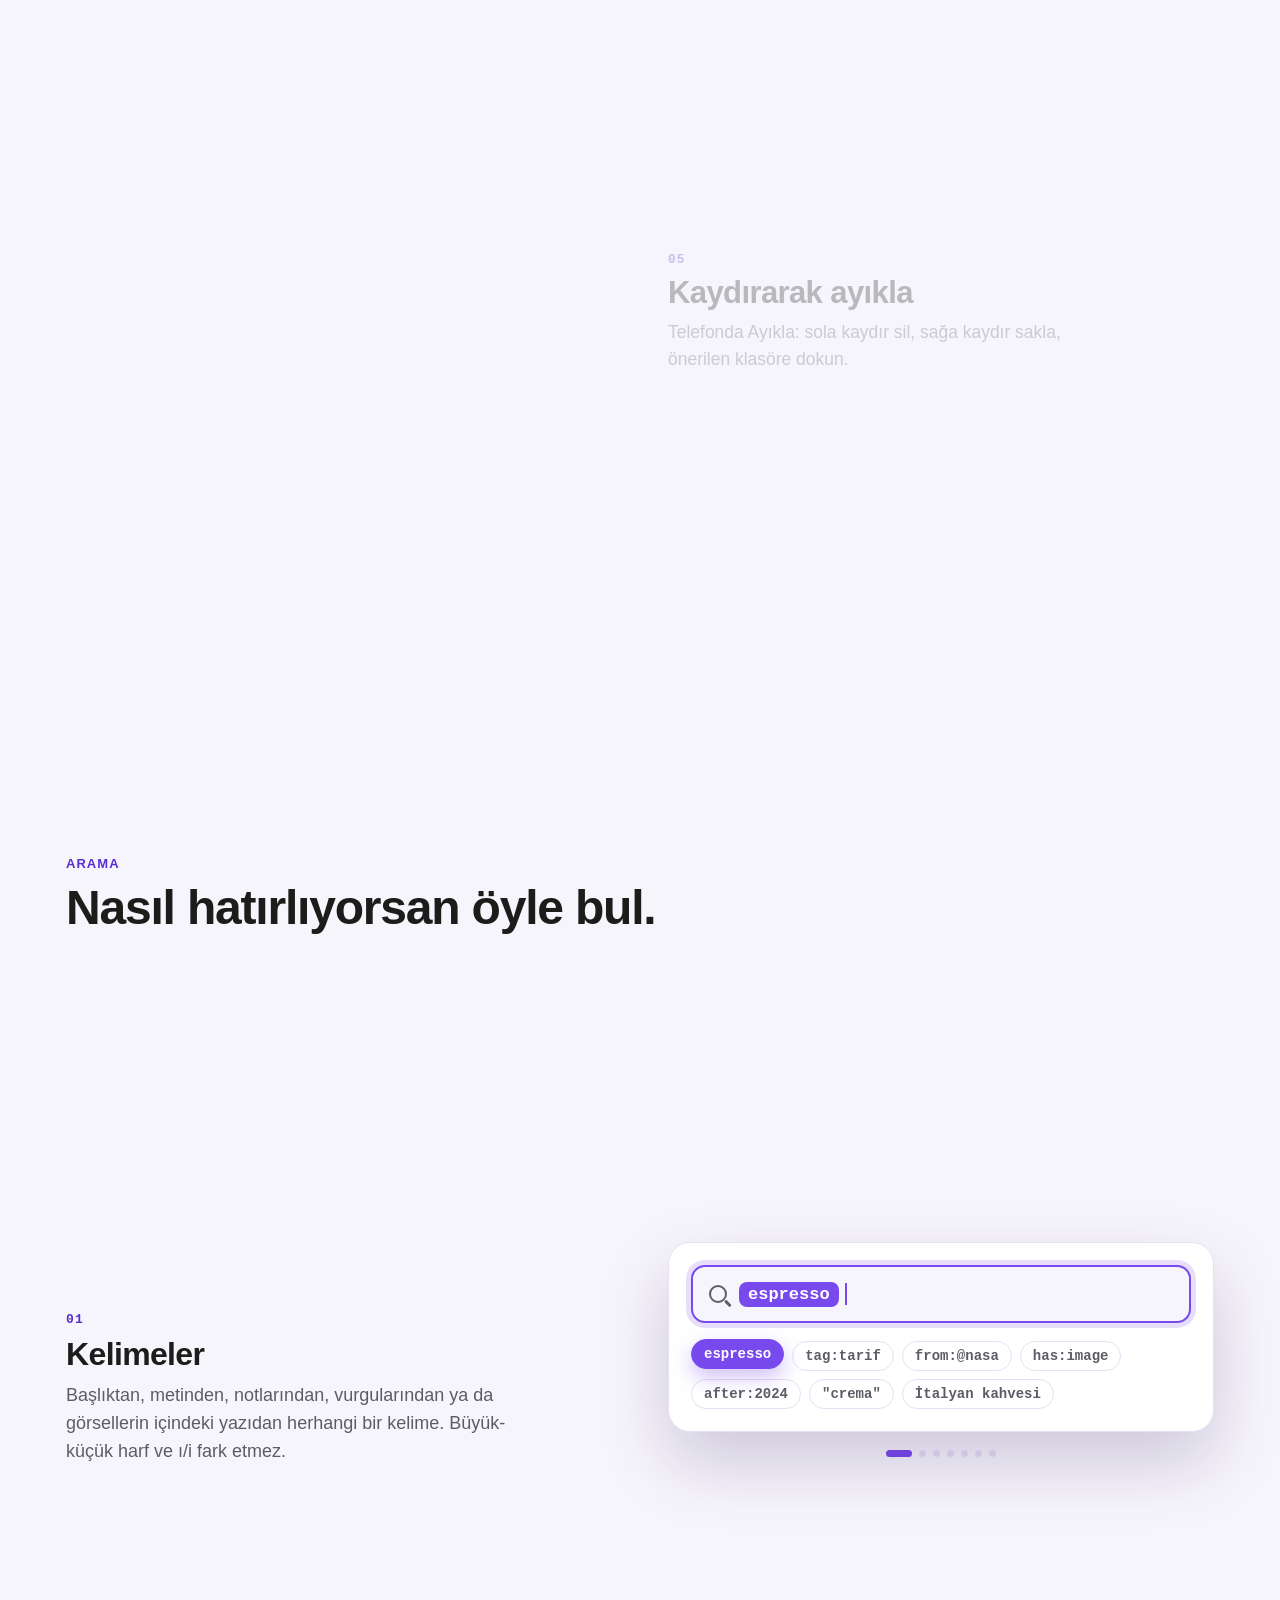
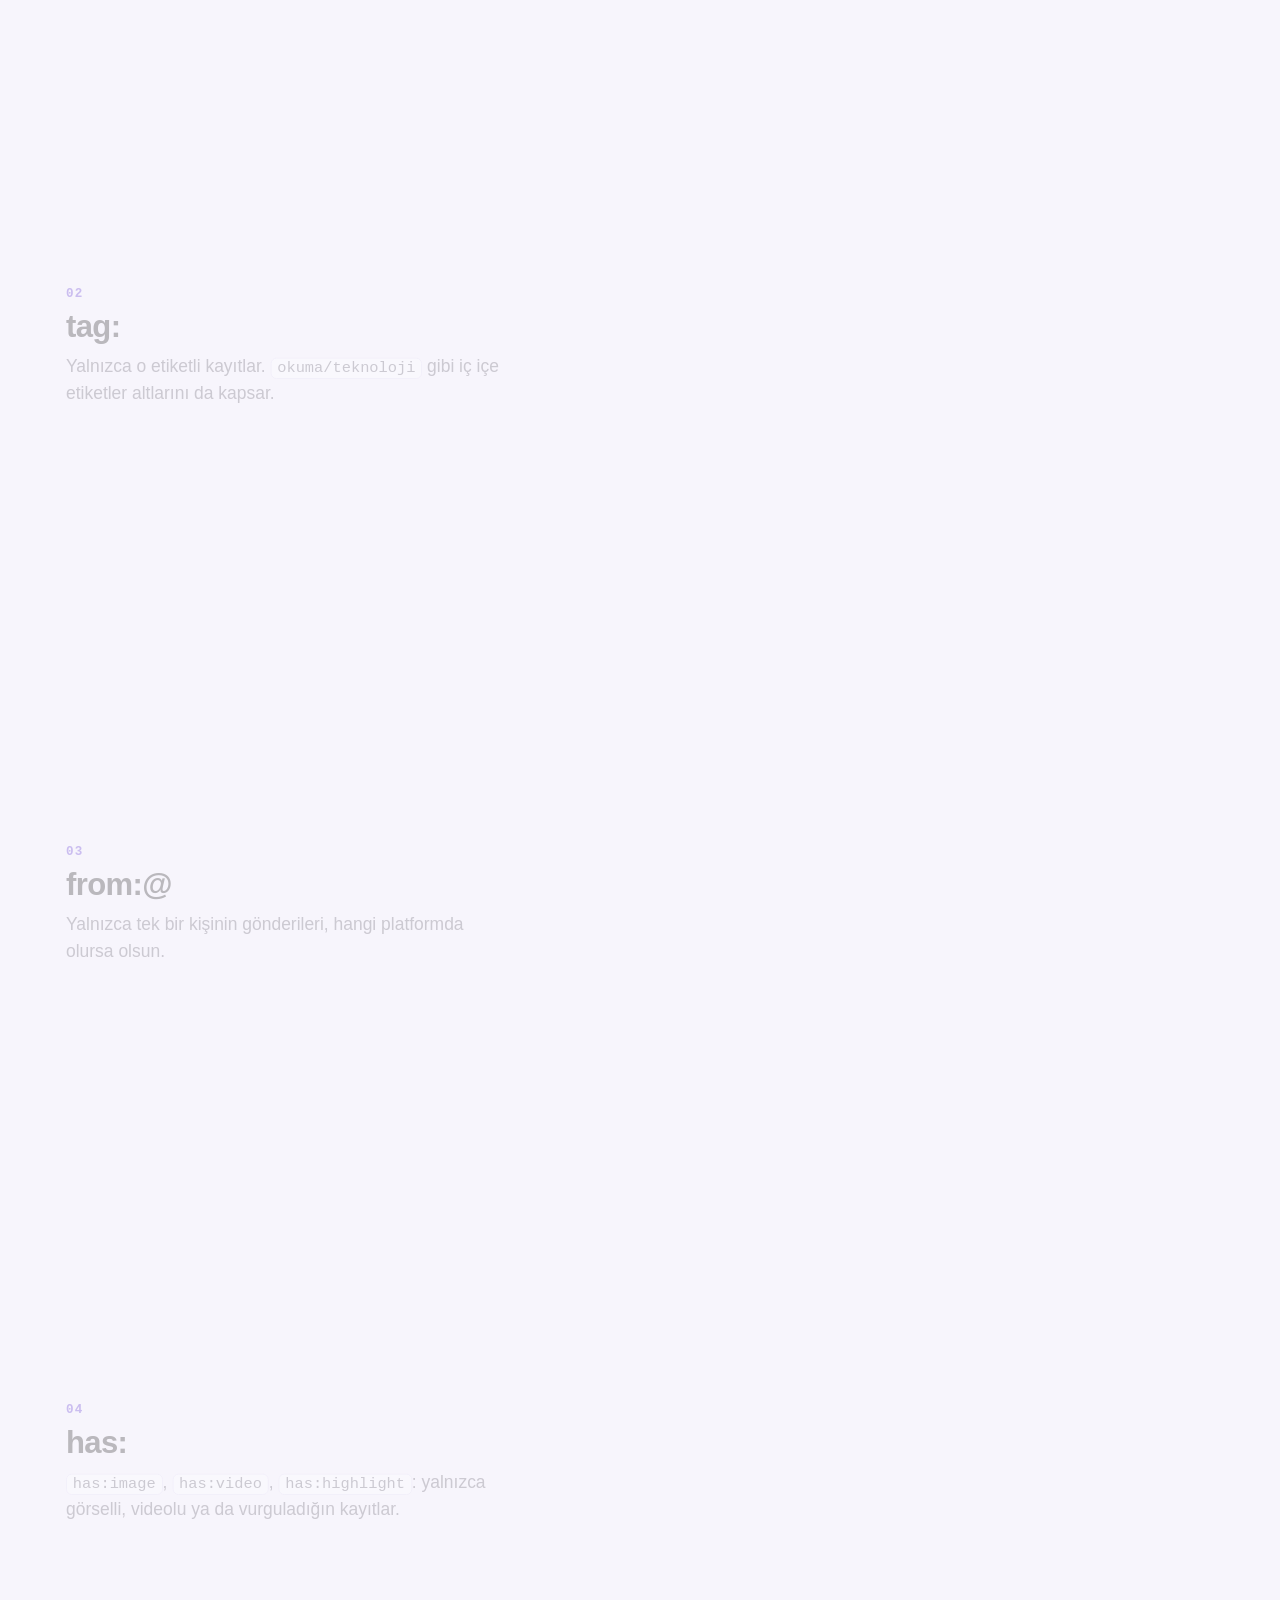
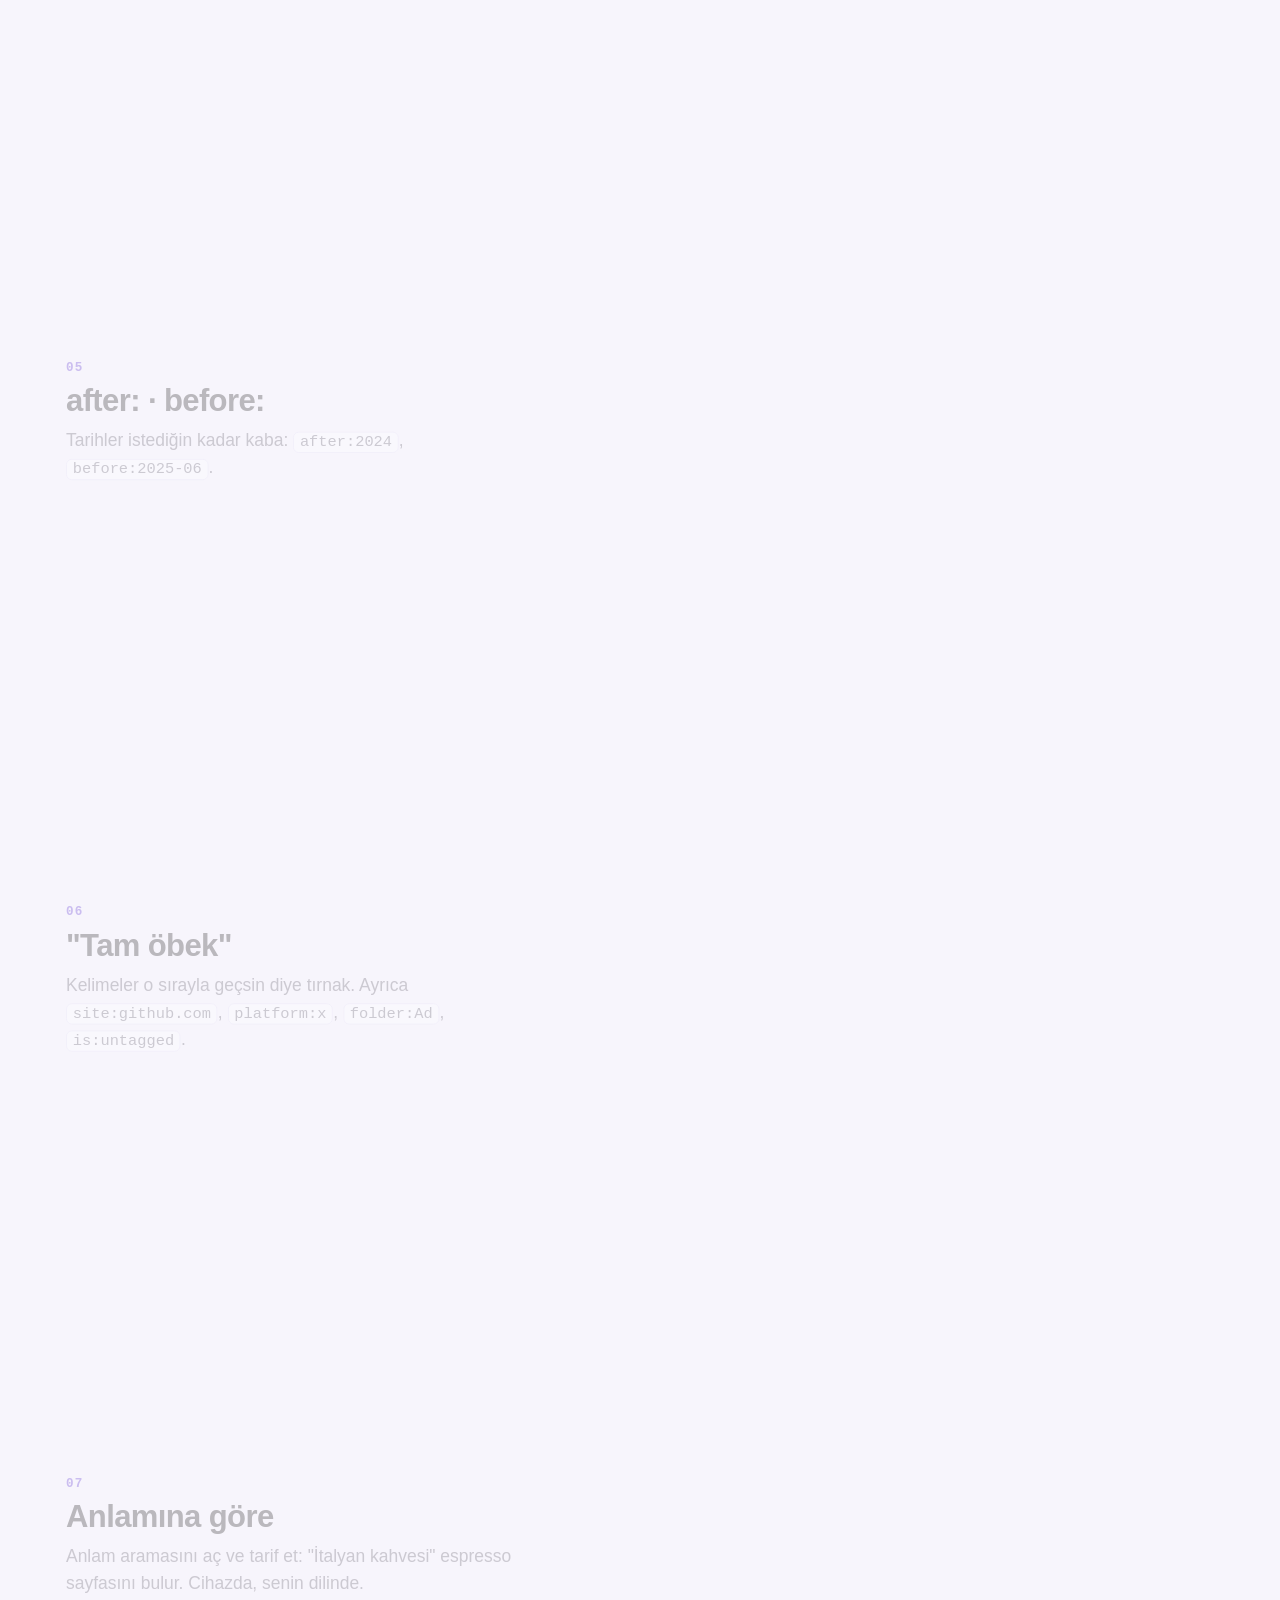
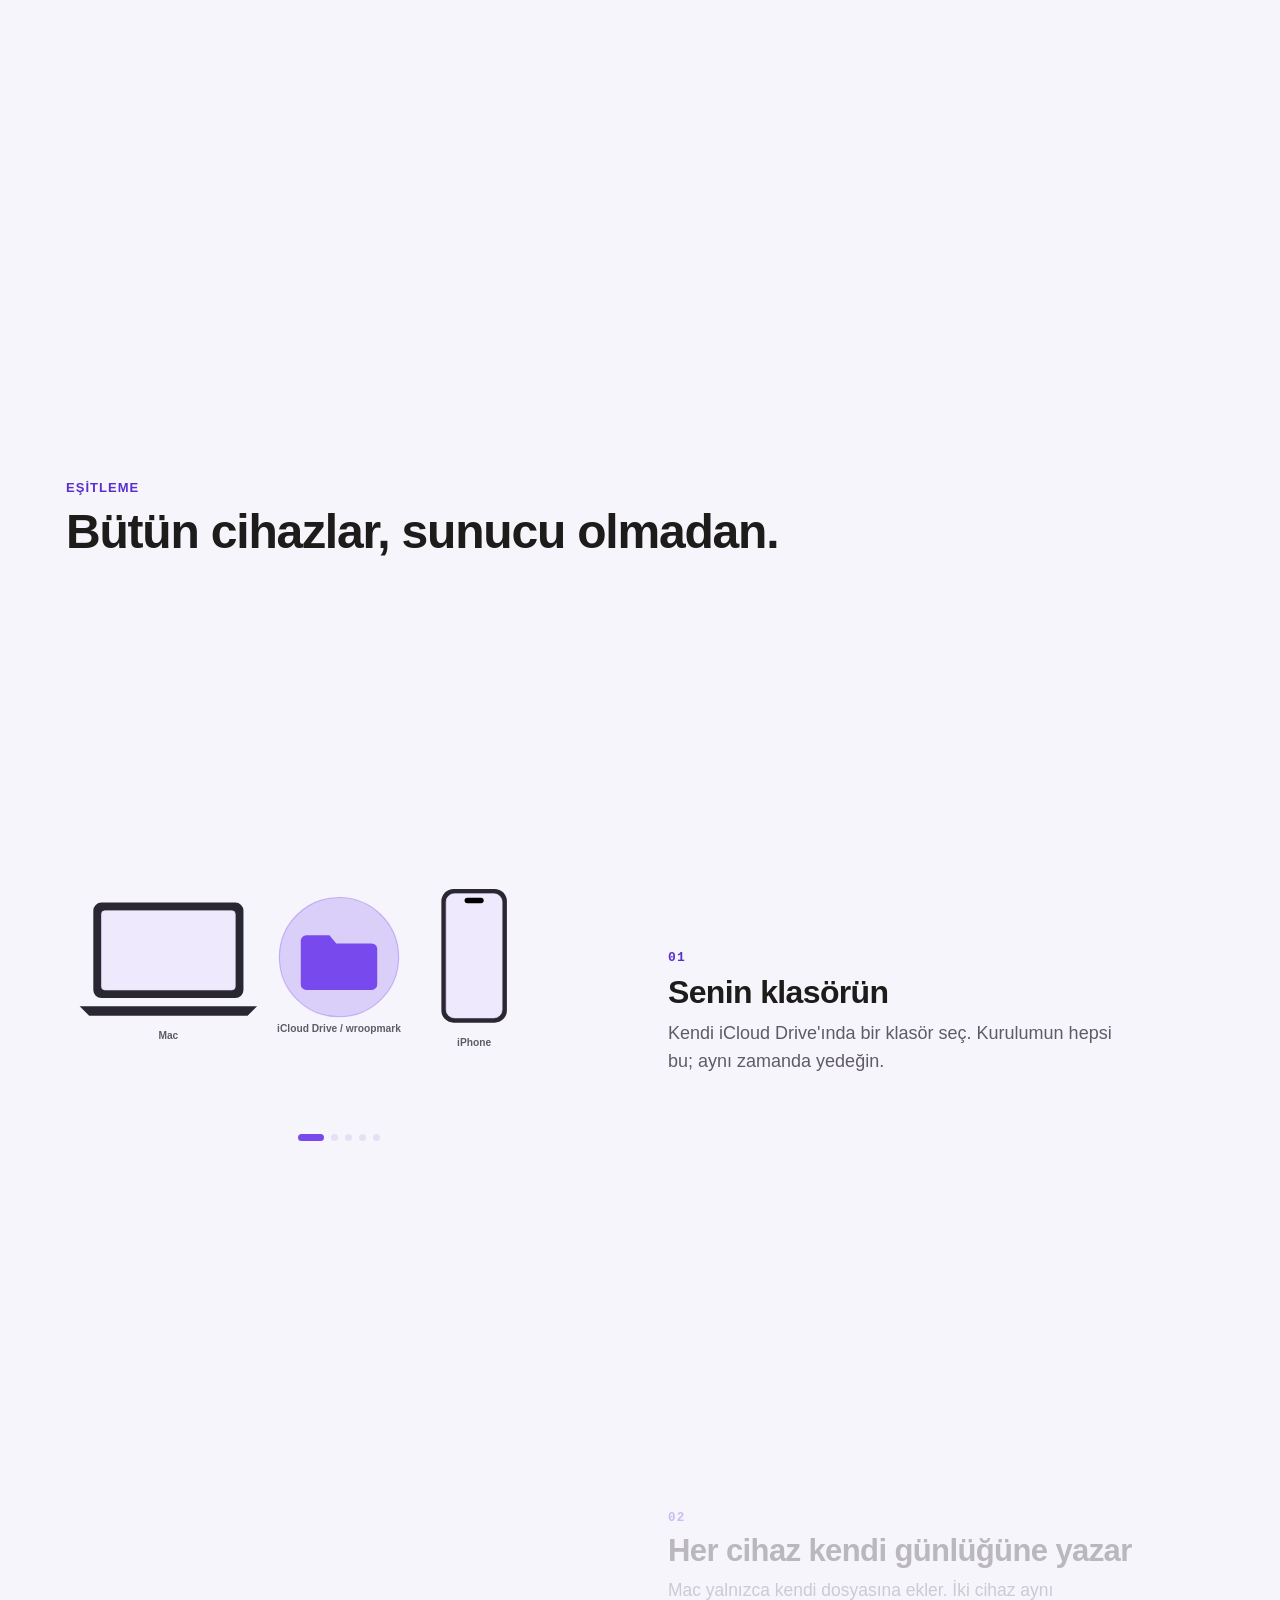
<file: docs/tr.html>
<!doctype html>
<html lang="tr">
<head>
<meta charset="utf-8">
<meta name="viewport" content="width=device-width, initial-scale=1">
<title>wroopmark — Mac, iPhone ve iPad için çevrimdışı yer imi ve sonra oku arşivi</title>
<meta name="description" content="Her uygulamadan gönderi, video, makale ve görsel kaydet; hepsi kendi cihazındaki tek bir arşivde. Boştayken yüzde 0 işlemci kullanan yerel bir Mac uygulaması, iPhone ve iPad. İnternetsiz, aranabilir, hesap yok, sunucu yok.">
<link rel="canonical" href="https://f0rknturkoglu.github.io/wroopmark/tr.html">
<link rel="alternate" hreflang="en" href="https://f0rknturkoglu.github.io/wroopmark/">
<link rel="alternate" hreflang="tr" href="https://f0rknturkoglu.github.io/wroopmark/tr.html">
<link rel="icon" href="logo.png">
<link rel="stylesheet" href="site.css">
<script>document.documentElement.classList.add("js")</script>
<script src="site.js" defer></script>
<meta name="theme-color" content="#784AED">
<meta property="og:type" content="website">
<meta property="og:site_name" content="wroopmark">
<meta property="og:title" content="wroopmark — kaydettiklerin, internetsiz ve aranabilir">
<meta property="og:description" content="X, TikTok, Instagram, Reddit, YouTube, Bluesky, Threads ve web&#x27;de kaydettiklerin tek arşivde. Mac, iPhone ve iPad&#x27;de yerel uygulama. Hesap yok, sunucu yok.">
<meta property="og:url" content="https://f0rknturkoglu.github.io/wroopmark/tr.html">
<meta property="og:locale" content="tr_TR">
<meta property="og:image" content="https://f0rknturkoglu.github.io/wroopmark/images/social-preview.png">
<meta property="og:image:width" content="1280">
<meta property="og:image:height" content="640">
<meta name="twitter:card" content="summary_large_image">
<meta name="twitter:title" content="wroopmark — kaydettiklerin, internetsiz ve aranabilir">
<meta name="twitter:description" content="X, TikTok, Instagram, Reddit, YouTube, Bluesky, Threads ve web&#x27;de kaydettiklerin tek arşivde. Mac, iPhone ve iPad&#x27;de yerel uygulama. Hesap yok, sunucu yok.">
<meta name="twitter:image" content="https://f0rknturkoglu.github.io/wroopmark/images/social-preview.png">
<script type="application/ld+json">
{
  "@context": "https://schema.org",
  "@type": "SoftwareApplication",
  "name": "wroopmark",
  "applicationCategory": "ProductivityApplication",
  "operatingSystem": "macOS 26, iOS 26, iPadOS 26",
  "inLanguage": "tr",
  "description": "Her uygulamadan gönderi, video, makale ve görsel kaydet; hepsi kendi cihazındaki tek bir arşivde. Boştayken yüzde 0 işlemci kullanan yerel bir Mac uygulaması, iPhone ve iPad. İnternetsiz, aranabilir, hesap yok, sunucu yok.",
  "url": "https://f0rknturkoglu.github.io/wroopmark/tr.html",
  "downloadUrl": "https://github.com/f0rknturkoglu/wroopmark/releases/latest",
  "softwareVersion": "1.7.1",
  "fileSize": "15MB",
  "offers": {
    "@type": "Offer",
    "price": "0",
    "priceCurrency": "USD"
  },
  "image": "https://f0rknturkoglu.github.io/wroopmark/images/tr-mac-1-library.jpg",
  "screenshot": [
    "https://f0rknturkoglu.github.io/wroopmark/images/tr-mac-1-library.jpg",
    "https://f0rknturkoglu.github.io/wroopmark/images/tr-screen-1-list.jpg"
  ],
  "license": "https://opensource.org/licenses/MIT",
  "author": {
    "@type": "Person",
    "name": "Furkan Türkoğlu"
  }
}
</script>
</head>
<body id="top">
<div class="progress" aria-hidden="true"></div>
<div class="bar"><div class="bar-in">
  <a class="brand" href="tr.html"><img src="logo.png" alt="">wroopmark</a>
  <nav>
    <a href="#mac">Mac</a>
    <a href="#iphone">iPhone</a>
    <a href="#search">Arama</a>
    <a href="#sync">Eşitleme</a>
    <a href="#private">Gizlilik</a>
    <a href="#light">Hız</a>
    <a href="./" hreflang="en">English</a>
  </nav>
  <a class="btn small" href="https://github.com/f0rknturkoglu/wroopmark/releases/latest">İndir</a>
</div></div>

<header class="hero">
  <div class="orb a" data-speed="-140"></div>
  <div class="orb b" data-speed="-70"></div>
  <div class="orb c" data-speed="-220"></div>
  <div class="hero-copy">
    <div class="app-icon"><img src="logo.png" width="512" height="512" alt="wroopmark"></div>
    <h1>Kaydettiğin her şey, sana ait tek bir arşivde.</h1>
    <p class="lead">X, TikTok, Instagram, Reddit, YouTube ve web&#x27;den gönderiler, videolar, makaleler ve görseller Mac&#x27;inde, iPhone&#x27;unda ve iPad&#x27;inde durur. İnternetsiz, aranabilir ve kimsenin sunucusunda değil, çünkü sunucu yok.</p>
    <div class="cta">
      <a class="btn" href="https://github.com/f0rknturkoglu/wroopmark/releases/latest">Mac için indir</a>
      <a class="btn ghost" href="#iphone">iPhone&#x27;da gör</a>
    </div>
    <p class="cta-note">Ücretsiz ve açık kaynak · macOS 26 ve sonrası · 15 MB, Apple tarafından imzalı ve onaylı · v1.7.1</p>
  </div>
  <div class="stage">
    <img class="mac" src="images/tr-mac-1-library.jpg" srcset="images/tr-mac-1-library.jpg 1600w, images/tr-mac-1-library-3200.jpg 3200w" sizes="(max-width: 1100px) 100vw, 1080px" width="1600" height="867" alt="Mac&#x27;te wroopmark: kayıtlar bir ızgarada, sağda seçili kaydın özeti, klasörü ve etiketleri">
    <div class="iphone phone"><div class="screen"><img src="images/tr-screen-1-list.jpg" width="460" height="1000" alt="iPhone&#x27;da wroopmark: kütüphane listesi"></div></div>
  </div>
  <p class="hint" aria-hidden="true">Turu görmek için kaydır<i></i></p>
</header>

<section class="marquee" aria-label="Şuralardan kaydeder">
  <p class="eyebrow">Şuralardan kaydeder</p>
  <div class="track" data-marquee><div><span>X</span><span>TikTok</span><span>Instagram</span><span>Reddit</span><span>YouTube</span><span>Bluesky</span><span>Threads</span><span>Pinterest</span><span>Hacker News</span><span>GitHub</span><span>arXiv</span><span>her web sayfası</span></div><div aria-hidden="true"><span>X</span><span>TikTok</span><span>Instagram</span><span>Reddit</span><span>YouTube</span><span>Bluesky</span><span>Threads</span><span>Pinterest</span><span>Hacker News</span><span>GitHub</span><span>arXiv</span><span>her web sayfası</span></div><div aria-hidden="true"><span>X</span><span>TikTok</span><span>Instagram</span><span>Reddit</span><span>YouTube</span><span>Bluesky</span><span>Threads</span><span>Pinterest</span><span>Hacker News</span><span>GitHub</span><span>arXiv</span><span>her web sayfası</span></div></div>
</section>

<div class="stats">
  <div class="stat blur" style="--d:0"><b>%<span data-count="0,0">0,0</span> işlemci</b><span>Mac&#x27;te açık dururken, sen bir şey yapmıyorken</span></div>
  <div class="stat blur" style="--d:1"><b>~<span data-count="110">110</span> MB</b><span>bellek, kütüphanede 50.000 gönderi varken</span></div>
  <div class="stat blur" style="--d:2"><b>&lt; <span data-count="35">35</span> ms</b><span>en fazla, 50.000 gönderide arama</span></div>
  <div class="stat blur" style="--d:3"><b><span data-count="0">0</span> sunucu</b><span>hesap yok, takip yok, üye olunacak bir şey yok</span></div>
</div>

<main>
  <section class="intro-block">
    <p class="intro big sweep" data-progress="0.75">Her yerde bir şeyler kaydediyorsun ve hepsi dağılıyor: beş ayrı uygulama, yarısında arama yok ve aradığın gönderi sahibi sildiği gün kayboluyor. <b>wroopmark metni, görselleri ve videoları kendi cihazlarında saklar</b>; internetsiz okunur, asıl gönderi silinse de kalır.</p>
  </section>

  <section class="chapter" id="mac">
    <div class="chapter-head">
      <p class="eyebrow track">Tur · Mac</p>
      <h2 class="mask" aria-label="Gerçek bir Mac uygulaması, kutuya konmuş bir web sayfası değil."><span aria-hidden="true"><span class="w"><span style="--i:0">Gerçek</span></span> <span class="w"><span style="--i:1">bir</span></span> <span class="w"><span style="--i:2">Mac</span></span> <span class="w"><span style="--i:3">uygulaması,</span></span> <span class="w"><span style="--i:4">kutuya</span></span> <span class="w"><span style="--i:5">konmuş</span></span> <span class="w"><span style="--i:6">bir</span></span> <span class="w"><span style="--i:7">web</span></span> <span class="w"><span style="--i:8">sayfası</span></span> <span class="w"><span style="--i:9">değil.</span></span></span></h2>
      <p class="intro fade">Kaydır; aşağıdaki pencere uygulamanın yaptığını yapsın.</p>
    </div>
    <div class="tour mac-tour" data-tour>
      <div class="stage-col"><div class="sticky">
        <div class="device mac-device">
          <div class="zoomer">
            <img class="layer" data-layer="library" src="images/tr-mac-1-library.jpg" srcset="images/tr-mac-1-library.jpg 1600w, images/tr-mac-1-library-3200.jpg 3200w" sizes="(max-width: 860px) 170vw, 1500px" width="1600" height="867" alt="" decoding="async">
            <img class="layer" data-layer="search" src="images/tr-mac-4-search.jpg" srcset="images/tr-mac-4-search.jpg 1600w, images/tr-mac-4-search-3200.jpg 3200w" sizes="(max-width: 860px) 170vw, 1500px" width="1600" height="867" alt="" loading="lazy" decoding="async">
            <img class="layer" data-layer="today" src="images/tr-mac-5-today.jpg" srcset="images/tr-mac-5-today.jpg 1600w, images/tr-mac-5-today-3200.jpg 3200w" sizes="(max-width: 860px) 170vw, 1500px" width="1600" height="867" alt="" loading="lazy" decoding="async">
            <img class="layer" data-layer="triage" src="images/tr-mac-2-triage.jpg" srcset="images/tr-mac-2-triage.jpg 1600w, images/tr-mac-2-triage-3200.jpg 3200w" sizes="(max-width: 860px) 170vw, 1500px" width="1600" height="867" alt="" loading="lazy" decoding="async">
            <img class="layer" data-layer="gallery" src="images/tr-mac-3-gallery.jpg" srcset="images/tr-mac-3-gallery.jpg 1600w, images/tr-mac-3-gallery-3200.jpg 3200w" sizes="(max-width: 860px) 170vw, 1500px" width="1600" height="867" alt="" loading="lazy" decoding="async">
            <img class="layer" data-layer="reader" src="images/tr-mac-6-reader.jpg" srcset="images/tr-mac-6-reader.jpg 1600w, images/tr-mac-6-reader-3200.jpg 3200w" sizes="(max-width: 860px) 170vw, 1500px" width="1600" height="867" alt="" loading="lazy" decoding="async">
          </div>
          <img class="float" data-layer="theme" src="images/tr-mac-7-theme.png" width="1200" height="910" alt="" loading="lazy" decoding="async">
        </div>
        <div class="dots" aria-hidden="true"><i data-i="0"></i><i data-i="1"></i><i data-i="2"></i><i data-i="3"></i><i data-i="4"></i><i data-i="5"></i><i data-i="6"></i><i data-i="7"></i></div>
      </div></div>
      <div class="steps">
      <article class="step" data-i="0" data-show="library" data-zoom="1.0" data-ox="50%" data-oy="50%">
        <span class="n">01</span>
        <h3>Her şey tek ızgarada</h3>
        <p>Her uygulamadan gönderiler, sayfalar ve görseller; önce görsel, en yeni en üstte. Kenar çubuğunda klasörler, iç içe etiketler ve platformlar.</p>
      </article>
      <article class="step" data-i="1" data-show="library" data-zoom="2.05" data-ox="98%" data-oy="34%">
        <span class="n">02</span>
        <h3>Özet, etiket, klasör</h3>
        <p>Bir kaydı seç: cihazda yazılmış özeti, önerilen etiketleri ve klasörü yanında belirir. Apple'ın modelleri, senin Mac'inde; hiçbir şey dışarı gitmez.</p>
      </article>
      <article class="step" data-i="2" data-show="search" data-zoom="1.45" data-ox="100%" data-oy="0%">
        <span class="n">03</span>
        <h3>Süzgeçli arama</h3>
        <p><code>tag:tarif</code>, <code>from:@biri</code>, <code>has:video</code> ya da düz kelimeler yaz. Görsellerdeki yazı ve videolardaki konuşma da aranır.</p>
      </article>
      <article class="step" data-i="3" data-show="today" data-zoom="1.0" data-ox="50%" data-oy="50%">
        <span class="n">04</span>
        <h3>Bugün</h3>
        <p>Geçmiş yıllarda bugün kaydettiklerin ve arşivden beş seçki; eski kayıtlar sana geri döner.</p>
      </article>
      <article class="step" data-i="4" data-show="triage" data-zoom="1.5" data-ox="45%" data-oy="100%">
        <span class="n">05</span>
        <h3>Ayıkla</h3>
        <p>Kayıtlar tek tek gelir: sil, sakla ya da önerilen klasöre at. <kbd>←</kbd> <kbd>→</kbd> <kbd>1</kbd>–<kbd>2</kbd> tuşları ve geri al.</p>
      </article>
      <article class="step" data-i="5" data-show="gallery" data-zoom="1.0" data-ox="50%" data-oy="50%">
        <span class="n">06</span>
        <h3>Bütün görseller</h3>
        <p>Kaydettiğin her görsel tek galeride. Benzer görsel araması bir serinin gerisini bulur.</p>
      </article>
      <article class="step" data-i="6" data-show="reader" data-zoom="1.22" data-ox="50%" data-oy="45%">
        <span class="n">07</span>
        <h3>İnternetsiz oku</h3>
        <p>Sayfanın kendi kopyasından sade okuyucu: tema, yazı boyutu, sesli okuma, vurgu ve not. Site kapansa da çalışır.</p>
      </article>
      <article class="step" data-i="7" data-show="library theme" data-zoom="1.0" data-ox="50%" data-oy="50%">
        <span class="n">08</span>
        <h3>Açık ya da koyu</h3>
        <p>Mac'ini izlesin ya da birini seç. <kbd>⌘N</kbd> ekle, <kbd>Boşluk</kbd> önizle, <kbd>⌃⌥⌘S</kbd> her uygulamadan kaydet.</p>
      </article>
      </div>
    </div>
  </section>

  <section class="chapter" id="iphone">
    <div class="chapter-head">
      <p class="eyebrow track">Tur · iPhone</p>
      <h2 class="mask" aria-label="Her uygulamadan Paylaş → wroopmark."><span aria-hidden="true"><span class="w"><span style="--i:0">Her</span></span> <span class="w"><span style="--i:1">uygulamadan</span></span> <span class="w"><span style="--i:2">Paylaş</span></span> <span class="w"><span style="--i:3">→</span></span> <span class="w"><span style="--i:4">wroopmark.</span></span></span></h2>
      <p class="intro fade">Tek başına çalışır; Mac yalnızca hızlandırır.</p>
    </div>
    <div class="tour phone-tour" data-tour>
      <div class="stage-col"><div class="sticky">
        <div class="device iphone">
          <div class="screen">
            <img class="base" src="images/tr-screen-1-list.jpg" width="460" height="1000" alt="" loading="lazy" decoding="async">
              <img class="layer" data-layer="list" src="images/tr-screen-1-list.jpg" width="460" height="1000" alt="" loading="lazy" decoding="async">
              <img class="layer" data-layer="item" src="images/tr-screen-2-item.jpg" width="460" height="1000" alt="" loading="lazy" decoding="async">
              <img class="layer" data-layer="reader" src="images/tr-screen-3-reader.jpg" width="460" height="1000" alt="" loading="lazy" decoding="async">
              <img class="layer" data-layer="triage" src="images/tr-screen-4-triage.jpg" width="460" height="1000" alt="" loading="lazy" decoding="async">
            <div class="island" data-layer="island"><img src="logo.png" alt=""><span>wroopmark&#x27;a kaydedildi</span><b>✓</b></div>
            <div class="sheet" data-layer="sheet">
              <div class="grab"></div>
              <div class="sheet-head"><div class="thumb"></div><div><b>Kyoto - Vikipedi</b><span>tr.wikipedia.org</span></div></div>
              <div class="apps"><div class="app hot"><img src="logo.png" alt=""><span>wroopmark</span></div><div class="app"><i class="ic1"></i><span>Notlar</span></div><div class="app"><i class="ic2"></i><span>Posta</span></div><div class="app"><i class="ic3"></i><span>Diğer</span></div></div>
              <div class="acts"><div>Kopyala</div><div>Yer imi ekle</div></div>
            </div>
          </div>
        </div>
        <div class="dots" aria-hidden="true"><i data-i="0"></i><i data-i="1"></i><i data-i="2"></i><i data-i="3"></i><i data-i="4"></i></div>
      </div></div>
      <div class="steps">
      <article class="step" data-i="0" data-show="list sheet">
        <span class="n">01</span>
        <h3>Her yerden paylaş</h3>
        <p>X'te, Safari'de, Instagram'da ya da herhangi bir uygulamada: Paylaş → wroopmark. Bir kez sık kullanılanlara ekle, hep tek dokunuş.</p>
      </article>
      <article class="step" data-i="1" data-show="list island">
        <span class="n">02</span>
        <h3>Kaydedildi</h3>
        <p>Bağlantı hemen kaydedilir. Başlık, metin ve görseller kendiliğinden gelir; internet yokken bile.</p>
      </article>
      <article class="step" data-i="2" data-show="item">
        <span class="n">03</span>
        <h3>Görsel, etiket, klasör, not</h3>
        <p>Her kayıt görselleriyle kalır. Etiketle, klasöre koy, not yaz ya da Fotoğraflar'dan kendi videonu gönderiye ekle.</p>
      </article>
      <article class="step" data-i="3" data-show="reader">
        <span class="n">04</span>
        <h3>Oku, vurgula</h3>
        <p>İnternetsiz okuyucu; eşitlenen vurgular ve Kilit Ekranı'nda sesli okuma kontrolleri.</p>
      </article>
      <article class="step" data-i="4" data-show="triage">
        <span class="n">05</span>
        <h3>Kaydırarak ayıkla</h3>
        <p>Telefonda Ayıkla: sola kaydır sil, sağa kaydır sakla, önerilen klasöre dokun.</p>
      </article>
      </div>
    </div>
  </section>

  <section class="chapter" id="search">
    <div class="chapter-head">
      <p class="eyebrow track">Arama</p>
      <h2 class="mask" aria-label="Nasıl hatırlıyorsan öyle bul."><span aria-hidden="true"><span class="w"><span style="--i:0">Nasıl</span></span> <span class="w"><span style="--i:1">hatırlıyorsan</span></span> <span class="w"><span style="--i:2">öyle</span></span> <span class="w"><span style="--i:3">bul.</span></span></span></h2>
    </div>
    <div class="tour search-tour" data-tour>
      <div class="stage-col"><div class="sticky">
        <div class="device searchbox">
          <div class="field"><i class="glass"></i><div class="toks"><span class="tok" data-i="0">espresso</span><span class="tok" data-i="1">tag:tarif</span><span class="tok" data-i="2">from:@nasa</span><span class="tok" data-i="3">has:image</span><span class="tok" data-i="4">after:2024</span><span class="tok" data-i="5">&quot;crema&quot;</span><span class="tok meaning" data-i="6">İtalyan kahvesi</span><span class="caret"></span></div><span class="ph">Ara…</span></div>
          <div class="chips" aria-hidden="true"><span class="tok" data-i="0">espresso</span><span class="tok" data-i="1">tag:tarif</span><span class="tok" data-i="2">from:@nasa</span><span class="tok" data-i="3">has:image</span><span class="tok" data-i="4">after:2024</span><span class="tok" data-i="5">&quot;crema&quot;</span><span class="tok meaning" data-i="6">İtalyan kahvesi</span></div>
        </div>
        <div class="dots" aria-hidden="true"><i data-i="0"></i><i data-i="1"></i><i data-i="2"></i><i data-i="3"></i><i data-i="4"></i><i data-i="5"></i><i data-i="6"></i></div>
      </div></div>
      <div class="steps">
      <article class="step" data-i="0">
        <span class="n">01</span>
        <h3>Kelimeler</h3>
        <p>Başlıktan, metinden, notlarından, vurgularından ya da görsellerin içindeki yazıdan herhangi bir kelime. Büyük-küçük harf ve ı/i fark etmez.</p>
      </article>
      <article class="step" data-i="1">
        <span class="n">02</span>
        <h3>tag:</h3>
        <p>Yalnızca o etiketli kayıtlar. <code>okuma/teknoloji</code> gibi iç içe etiketler altlarını da kapsar.</p>
      </article>
      <article class="step" data-i="2">
        <span class="n">03</span>
        <h3>from:@</h3>
        <p>Yalnızca tek bir kişinin gönderileri, hangi platformda olursa olsun.</p>
      </article>
      <article class="step" data-i="3">
        <span class="n">04</span>
        <h3>has:</h3>
        <p><code>has:image</code>, <code>has:video</code>, <code>has:highlight</code>: yalnızca görselli, videolu ya da vurguladığın kayıtlar.</p>
      </article>
      <article class="step" data-i="4">
        <span class="n">05</span>
        <h3>after: · before:</h3>
        <p>Tarihler istediğin kadar kaba: <code>after:2024</code>, <code>before:2025-06</code>.</p>
      </article>
      <article class="step" data-i="5">
        <span class="n">06</span>
        <h3>"Tam öbek"</h3>
        <p>Kelimeler o sırayla geçsin diye tırnak. Ayrıca <code>site:github.com</code>, <code>platform:x</code>, <code>folder:Ad</code>, <code>is:untagged</code>.</p>
      </article>
      <article class="step" data-i="6">
        <span class="n">07</span>
        <h3>Anlamına göre</h3>
        <p>Anlam aramasını aç ve tarif et: "İtalyan kahvesi" espresso sayfasını bulur. Cihazda, senin dilinde.</p>
      </article>
      </div>
    </div>
  </section>

  <section class="chapter" id="sync">
    <div class="chapter-head">
      <p class="eyebrow track">Eşitleme</p>
      <h2 class="mask" aria-label="Bütün cihazlar, sunucu olmadan."><span aria-hidden="true"><span class="w"><span style="--i:0">Bütün</span></span> <span class="w"><span style="--i:1">cihazlar,</span></span> <span class="w"><span style="--i:2">sunucu</span></span> <span class="w"><span style="--i:3">olmadan.</span></span></span></h2>
    </div>
    <div class="tour sync-tour" data-tour>
      <div class="stage-col"><div class="sticky">
        <div class="device syncmap">
          <svg viewBox="0 0 800 440" role="img" aria-label="Mac → iCloud Drive / wroopmark → iPhone">
            <path class="wire w1" d="M262 220 C 310 220, 320 220, 352 220" pathLength="1"/>
            <path class="wire w2" d="M448 220 C 490 220, 500 220, 548 220" pathLength="1"/>
            <path class="wire w3" d="M448 236 C 540 300, 610 330, 668 330" pathLength="1"/>
            <g class="mac-ic"><rect x="40" y="140" width="220" height="140" rx="12"/><rect class="scr" x="52" y="152" width="196" height="116" rx="5"/><path d="M20 292 h260 l-14 14 h-232 z"/><text x="150" y="340">Mac</text></g>
            <g class="folder"><circle class="halo" cx="400" cy="220" r="78"/><path class="fold" d="M352 188 h34 l10 12 h52 a8 8 0 0 1 8 8 v52 a8 8 0 0 1 -8 8 h-96 a8 8 0 0 1 -8 -8 v-64 a8 8 0 0 1 8 -8 z"/><text x="400" y="330">iCloud Drive / wroopmark</text></g>
            <g class="phone-ic"><rect x="550" y="120" width="96" height="196" rx="18"/><rect class="scr" x="557" y="127" width="82" height="182" rx="12"/><rect class="isl" x="584" y="133" width="28" height="8" rx="4"/><text x="598" y="350">iPhone</text></g>
            <g class="phone2-ic"><rect x="670" y="250" width="70" height="140" rx="14"/><rect class="scr" x="675" y="255" width="60" height="130" rx="9"/><text x="705" y="414">Yeni iPhone</text></g>
            <g class="chip log"><rect x="196" y="76" width="210" height="34" rx="17"/><text x="301" y="98">ops/mac/2026-11.jsonl</text></g>
            <g class="chip media"><rect x="470" y="76" width="110" height="34" rx="17"/><text x="525" y="98">media/</text></g>
            <circle class="dot d1" r="6" cx="262" cy="220"/><circle class="dot d2" r="6" cx="448" cy="220"/>
          </svg>
        </div>
        <div class="dots" aria-hidden="true"><i data-i="0"></i><i data-i="1"></i><i data-i="2"></i><i data-i="3"></i><i data-i="4"></i></div>
      </div></div>
      <div class="steps">
      <article class="step" data-i="0">
        <span class="n">01</span>
        <h3>Senin klasörün</h3>
        <p>Kendi iCloud Drive'ında bir klasör seç. Kurulumun hepsi bu; aynı zamanda yedeğin.</p>
      </article>
      <article class="step" data-i="1">
        <span class="n">02</span>
        <h3>Her cihaz kendi günlüğüne yazar</h3>
        <p>Mac yalnızca kendi dosyasına ekler. İki cihaz aynı dosyaya hiç yazmaz, bu yüzden hiçbir şey bozulmaz.</p>
      </article>
      <article class="step" data-i="2">
        <span class="n">03</span>
        <h3>…ve diğerlerininkini okur</h3>
        <p>iPhone, Mac'in yazdığını okur, Mac de iPhone'unkini. Değişiklikler alan alan birleşir.</p>
      </article>
      <article class="step" data-i="3">
        <span class="n">04</span>
        <h3>Görseller ve videolar da gelir</h3>
        <p>Medya parmak iziyle bir kez saklanır. Mac videoları aynı klasör üzerinden telefona getirir.</p>
      </article>
      <article class="step" data-i="4">
        <span class="n">05</span>
        <h3>Yeni telefon mu? Aynı klasör.</h3>
        <p>Yeni cihazda aynı klasörü seç; bütün arşiv geri gelir.</p>
      </article>
      </div>
    </div>
  </section>

  <section class="private" id="private" data-words data-progress="0.9">
    <div class="private-in">
      <img class="vault" src="logo.png" width="512" height="512" alt="">
      <p class="eyebrow">Gizlilik</p>
      <p class="words"><span>Hesap</span> <span>yok.</span> <span>Sunucu</span> <span>yok.</span> <span>Reklam</span> <span>yok.</span> <span>Takip</span> <span>yok.</span> <span>Arşivin</span> <span>kendi</span> <span>diskindeki</span> <span>bir</span> <span>klasör;</span> <span>geldiği</span> <span>bütün</span> <span>siteler</span> <span>kapansa</span> <span>bile</span> <span>okunmaya</span> <span>devam</span> <span>eder.</span></p>
      <a class="more" href="privacy.html#tr">Gizlilik politikasını oku →</a>
    </div>
  </section>

  <section id="light">
    <div class="light" data-progress="0.55">
      <div class="orb" data-speed="-90"></div>
      <p class="eyebrow track">Hafif ve hızlı</p>
      <h2 class="mask" aria-label="Boştayken gerçekten boşta."><span aria-hidden="true"><span class="w"><span style="--i:0">Boştayken</span></span> <span class="w"><span style="--i:1">gerçekten</span></span> <span class="w"><span style="--i:2">boşta.</span></span></span></h2>
      <p class="intro fade">Electron yok, arka plan servisi yok, sıcak tutulan bir tarayıcı motoru yok. Pencere açıkken bir şey yapmıyorsan wroopmark işlemci kullanmaz. Görsellerde yazı tanıma ve cihazdaki yapay zekâ küçük yardımcı süreçlerde, yalnızca iş varken çalışır; Ayarlar&#x27;dan duraklatılır.</p>
      <figure class="cpu" data-draw>
        <figcaption><span>Bir dakika boyunca işlemci, pencere açık, boşta</span><b>%0,0</b></figcaption>
        <svg viewBox="0 0 600 120" preserveAspectRatio="none" aria-hidden="true">
          <path class="grid" d="M0 20 H600 M0 60 H600 M0 100 H600"/>
          <path class="line" d="M0 112 H600" pathLength="1"/>
        </svg>
      </figure>
      <div class="table-wrap rows">
      <table>
        <tr><th>Mac&#x27;te ölçülen</th><th>Sonuç</th></tr>
        <tr style="--r:0"><td>İşlemci, pencere açık, boşta (50.000 gönderilik kütüphane ve bir günlük kullanımdan sonra gerçek bir arşiv)</td><td class="n">%0,0</td></tr>
        <tr style="--r:1"><td>Bellek, 50.000 gönderi, pencere açık</td><td class="n">~110 MB</td></tr>
        <tr style="--r:2"><td>Bellek, bir günlük kullanımdan sonra, ekran görsellerle dolu</td><td class="n">~280 MB</td></tr>
        <tr style="--r:3"><td>Kütüphaneyi açma</td><td class="n">5 ms</td></tr>
        <tr style="--r:4"><td>En yeni gönderilerin ilk sayfası</td><td class="n">0,6 ms</td></tr>
        <tr style="--r:5"><td>50.000 gönderide kelime ya da öbek araması</td><td class="n">7–21 ms</td></tr>
        <tr style="--r:6"><td>Süzgeçler (<code>platform:x has:video tag:…</code>, <code>from:@…</code>, klasörler)</td><td class="n">3–32 ms</td></tr>
        <tr style="--r:7"><td>İndirme / kurulu uygulama</td><td class="n">15 MB / 29 MB</td></tr>
      </table>
      </div>
      <p class="fine">M4 Pro'lu Mac, macOS 27.2, wroopmark 1.7. Bellek sistemin “footprint” değeri; işlemci bir dakika boyunca <code>top</code> ile. Büyük bir içe aktarmadan sonra kütüphane bir kez arka planda dizinlenir (yazı tanıma, anlamına göre arama); bitene kadar işlemci kullanır. Süreler deponun kendi testinden: <code>WM_PERF_N=50000 cargo test --release --test perf -- --ignored</code>; kendin de çalıştırabilirsin.</p>
    </div>
  </section>

  <section class="ipad">
    <div class="split">
      <div class="text">
        <p class="eyebrow track">iPad</p>
        <h2 class="mask" aria-label="iPad&#x27;de üç sütun."><span aria-hidden="true"><span class="w"><span style="--i:0">iPad&#x27;de</span></span> <span class="w"><span style="--i:1">üç</span></span> <span class="w"><span style="--i:2">sütun.</span></span></span></h2>
        <p class="intro fade">Kapsamlar, liste ve gönderi yan yana; aynı okuyucu, akış ve Ayıkla ile.</p>
      </div>
      <div class="ipad-frame" data-progress="0.95"><img src="images/tr-ipad-1.jpg" width="1600" height="1200" alt="iPad&#x27;de üç sütunlu wroopmark" loading="lazy" decoding="async"></div>
    </div>
  </section>

  <section>
    <p class="eyebrow track">Gerisi</p>
    <h2 class="mask" aria-label="Geçip gitmek için değil, saklamak için."><span aria-hidden="true"><span class="w"><span style="--i:0">Geçip</span></span> <span class="w"><span style="--i:1">gitmek</span></span> <span class="w"><span style="--i:2">için</span></span> <span class="w"><span style="--i:3">değil,</span></span> <span class="w"><span style="--i:4">saklamak</span></span> <span class="w"><span style="--i:5">için.</span></span></span></h2>
    <div class="grid">
      <div class="card flip" style="--d:0; --c:0"><h3>Kaydettiklerini izle</h3><p>Videolarını ve gönderilerini tam ekran, art arda; resim içinde resim, AirPlay ve oynatma hızıyla.</p></div>
      <div class="card flip" style="--d:1; --c:1"><h3>Hepsini getir</h3><p>TikTok, Instagram, X, Threads ve Reddit veri paketleri, tarayıcı yer imleri, Pocket ve Raindrop CSV.</p></div>
      <div class="card flip" style="--d:2; --c:2"><h3>Tarayıcı eklentisi</h3><p>Chrome, Brave, Arc, Edge, Vivaldi ve Safari: gezindikçe yer imlerin ve kaydedilenlerin arşive akar.</p></div>
      <div class="card flip" style="--d:3; --c:0"><h3>Düzenli tut</h3><p>Yeni kayıtları dosyalayan kurallar, kopyalar, kırık link taramalı link havuzu.</p></div>
      <div class="card flip" style="--d:4; --c:1"><h3>Yanında götür</h3><p>Markdown (Obsidian&#x27;a hazır, görselleriyle), CSV, JSON ya da herkese gönderebileceğin tek bir HTML sayfası.</p></div>
      <div class="card flip" style="--d:5; --c:2"><h3>Yapay zekâ ajanları için</h3><p>Yerel bir MCP sunucusu, Claude gibi ajanların arşivinde senin bilgisayarında arayıp okumasını sağlar.</p></div>
    </div>
  </section>

  <section>
    <p class="eyebrow track">Karşılaştırma</p>
    <h2 class="mask" aria-label="Yalnızca linki değil, gönderinin kendisini saklar."><span aria-hidden="true"><span class="w"><span style="--i:0">Yalnızca</span></span> <span class="w"><span style="--i:1">linki</span></span> <span class="w"><span style="--i:2">değil,</span></span> <span class="w"><span style="--i:3">gönderinin</span></span> <span class="w"><span style="--i:4">kendisini</span></span> <span class="w"><span style="--i:5">saklar.</span></span></span></h2>
    <div class="table-wrap rows">
    <table class="compare">
      <tr><th></th><th>wroopmark</th><th>Sonra oku uygulamaları</th><th>Yer imi yöneticileri</th><th>Kendi sunucunda arşivleyiciler</th></tr>
      <tr style="--r:0"><td>Gönderinin görsel ve videolarını saklar</td><td><span class="ok">✅</span></td><td>—</td><td>—</td><td>bazıları</td></tr>
      <tr style="--r:1"><td>Sosyal kaydedilenler (X, TikTok, Instagram, Reddit, Bluesky, Threads)</td><td><span class="ok">✅</span></td><td>—</td><td>yalnızca link</td><td>bazıları</td></tr>
      <tr style="--r:2"><td>İnternetsiz, silinince de kalır</td><td><span class="ok">✅</span></td><td>makaleler</td><td>—</td><td><span class="ok">✅</span></td></tr>
      <tr style="--r:3"><td>Görsellerde ve video konuşmasında arama</td><td><span class="ok">✅</span></td><td>—</td><td>—</td><td>—</td></tr>
      <tr style="--r:4"><td>Cihazda yapay zekâ</td><td><span class="ok">✅</span></td><td>bulut</td><td>bulut</td><td>harici API</td></tr>
      <tr style="--r:5"><td>Hesap yok, sunucu yok</td><td><span class="ok">✅</span></td><td>—</td><td>—</td><td>sunucu gerekir</td></tr>
      <tr style="--r:6"><td>Yerel Mac, iPhone ve iPad uygulamaları</td><td><span class="ok">✅</span></td><td><span class="ok">✅</span></td><td><span class="ok">✅</span></td><td>web</td></tr>
    </table>
    </div>
  </section>

  <section id="get" class="finale">
    <div class="finale-icon" data-progress="0.85"><span class="ring" aria-hidden="true"></span><img src="logo.png" width="512" height="512" alt="wroopmark"></div>
    <p class="eyebrow track">Edin</p>
    <h2 class="mask" aria-label="Ücretsiz, gizli, senin."><span aria-hidden="true"><span class="w"><span style="--i:0">Ücretsiz,</span></span> <span class="w"><span style="--i:1">gizli,</span></span> <span class="w"><span style="--i:2">senin.</span></span></span></h2>
    <div class="cta solid">
      <a class="btn" href="https://github.com/f0rknturkoglu/wroopmark/releases/latest">Mac için indir</a>
      <a class="btn ghost" href="https://github.com/f0rknturkoglu/wroopmark">GitHub</a>
    </div>
    <div class="get">
      <div class="card pop" style="--d:0"><h3>Mac</h3><p>macOS 26 ve sonrası. Apple tarafından imzalı ve onaylı; kendini günceller, her güncellemenin imzasını önce doğrular.</p><a class="btn" href="https://github.com/f0rknturkoglu/wroopmark/releases/latest">Mac için indir</a></div>
      <div class="card pop" style="--d:1"><h3>iPhone ve iPad</h3><p>Yakında App Store&#x27;da. İlk açılışta Paylaş menüsünü, Safari eklentisini ve iCloud yedeğini adım adım gösterir.</p></div>
      <div class="card pop" style="--d:2"><h3>Açık kaynak</h3><p>MIT lisanslı. Kodu oku, kendin derle ya da bir fikir paylaş.</p><a class="btn" href="https://github.com/f0rknturkoglu/wroopmark">GitHub&#x27;da kaynak</a></div>
    </div>
  </section>
</main>

<footer>
  <a class="foot-brand" href="#top"><img src="logo.png" width="512" height="512" alt="">wroopmark</a>
  © 2026 Furkan Türkoğlu · MIT Lisansı · <a href="privacy.html#tr">Gizlilik</a> · <a href="support.html#tr">Destek</a> · <a href="./" hreflang="en">English</a><br>
  Ekran görüntüleri demo kütüphanedeki Wikipedia makaleleridir (CC BY-SA 4.0).
</footer>
</body>
</html>
</file>
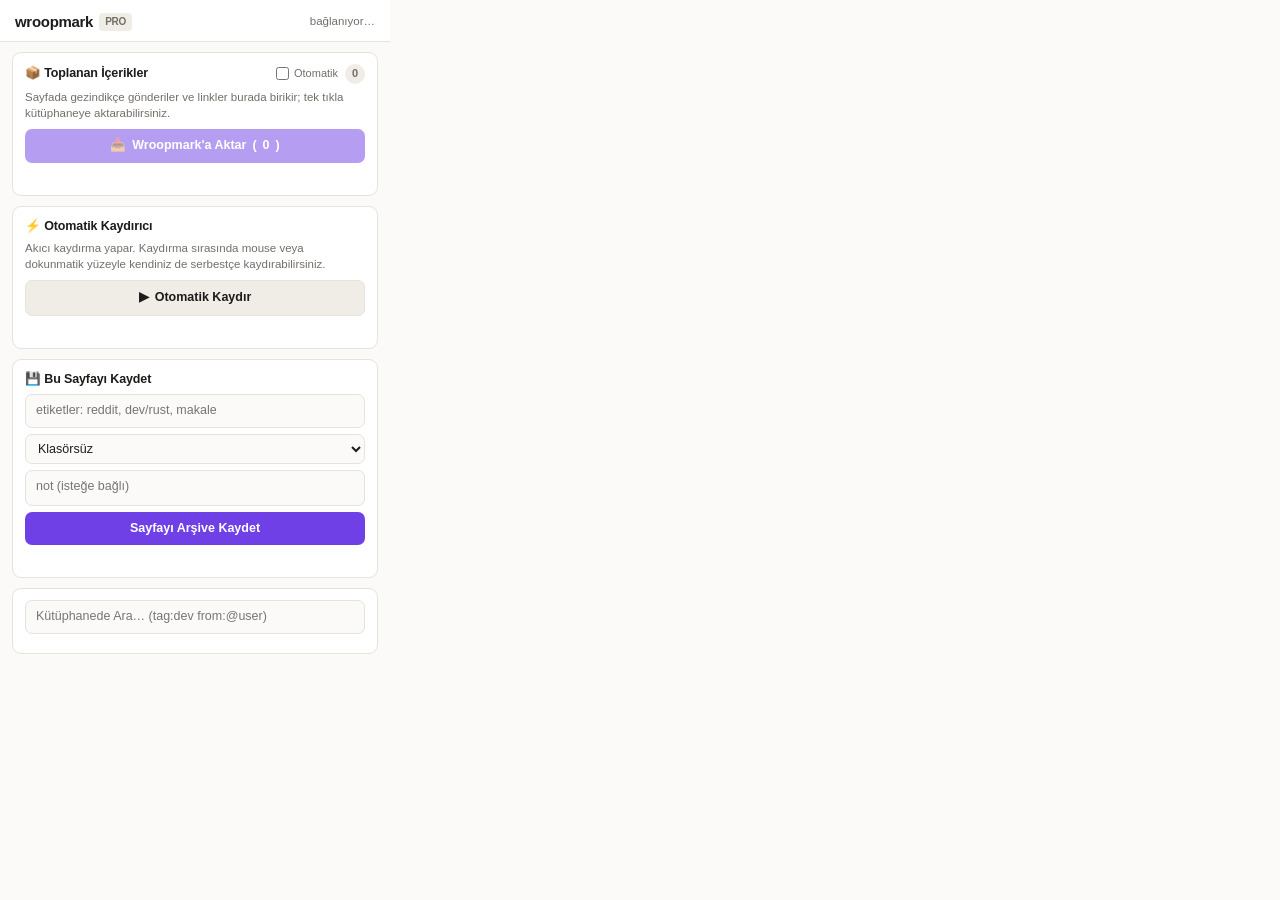
<file: extensions/chromium/popup.html>
<!doctype html>
<html lang="tr">
<head>
<meta charset="utf-8">
<title>wroopmark</title>
<style>
  :root {
    --bg: #fbfaf8; --fg: #1d1c1a; --muted: #736e68; --line: #e6e2dc; --card: #ffffff;
    --accent: #6e40e6; --accent-hover: #5d32d4; --accent-fg: #ffffff;
    --danger: #b3261e; --chip: #f0ece6; --chip-hover: #e5e0d7;
    --success: #1e7e34; --active-scroll: #c5221f; --active-scroll-hover: #a11b18;
  }
  @media (prefers-color-scheme: dark) {
    :root {
      --bg: #1c1b19; --fg: #edebe8; --muted: #9e9992; --line: #33312d; --card: #252421;
      --accent: #a58bff; --accent-hover: #9375ff; --accent-fg: #1a0b40;
      --danger: #f28b82; --chip: #2f2d29; --chip-hover: #3b3935;
      --success: #81c995; --active-scroll: #f28b82; --active-scroll-hover: #e07268;
    }
  }
  * { box-sizing: border-box; }
  body {
    margin: 0;
    width: 390px;
    font: 13px/1.4 -apple-system, BlinkMacSystemFont, "Segoe UI", Roboto, Helvetica, Arial, sans-serif;
    background: var(--bg);
    color: var(--fg);
    user-select: none;
  }
  header {
    display: flex;
    align-items: center;
    justify-content: space-between;
    padding: 11px 15px 9px;
    border-bottom: 1px solid var(--line);
    background: var(--card);
  }
  .brand {
    font-size: 15px;
    font-weight: 700;
    letter-spacing: -0.02em;
    display: flex;
    align-items: center;
    gap: 6px;
  }
  .brand-badge {
    font-size: 10px;
    background: var(--chip);
    padding: 2px 6px;
    border-radius: 4px;
    font-weight: 600;
    color: var(--muted);
  }
  #status {
    color: var(--muted);
    font-size: 11.5px;
    font-variant-numeric: tabular-nums;
  }
  
  .container {
    padding: 10px 12px;
    display: flex;
    flex-direction: column;
    gap: 10px;
  }

  .card {
    background: var(--card);
    border: 1px solid var(--line);
    border-radius: 9px;
    padding: 11px 12px;
  }
  .card-header {
    display: flex;
    align-items: center;
    justify-content: space-between;
    margin-bottom: 6px;
  }
  .card-title {
    font-size: 12.5px;
    font-weight: 600;
    letter-spacing: -0.01em;
    display: flex;
    align-items: center;
    gap: 6px;
  }
  .card-sub {
    font-size: 11.5px;
    color: var(--muted);
    line-height: 1.35;
    margin-bottom: 8px;
  }
  
  .badge-count {
    display: inline-flex;
    align-items: center;
    justify-content: center;
    min-width: 20px;
    height: 20px;
    padding: 0 6px;
    border-radius: 10px;
    font-size: 11px;
    font-weight: 700;
    background: var(--accent);
    color: var(--accent-fg);
    font-variant-numeric: tabular-nums;
  }
  .badge-count.empty {
    background: var(--chip);
    color: var(--muted);
  }

  .row {
    display: flex;
    gap: 7px;
    align-items: center;
  }

  button {
    font: inherit;
    font-size: 12.5px;
    font-weight: 600;
    border: 0;
    border-radius: 7px;
    padding: 8px 13px;
    cursor: pointer;
    display: inline-flex;
    align-items: center;
    justify-content: center;
    gap: 6px;
    transition: background-color 0.15s ease, opacity 0.15s ease;
  }
  button.primary {
    background: var(--accent);
    color: var(--accent-fg);
    flex: 1;
  }
  button.primary:hover:not(:disabled) {
    background: var(--accent-hover);
  }
  button.ghost {
    background: var(--chip);
    color: var(--fg);
    font-weight: 500;
  }
  button.ghost:hover:not(:disabled) {
    background: var(--chip-hover);
  }
  button.scroll-btn {
    background: var(--chip);
    color: var(--fg);
    border: 1px solid var(--line);
    width: 100%;
    padding: 8px 12px;
  }
  button.scroll-btn:hover:not(:disabled) {
    background: var(--chip-hover);
  }
  button.scroll-btn.active {
    background: var(--active-scroll);
    color: #fff;
    border-color: var(--active-scroll);
  }
  button.scroll-btn.active:hover {
    background: var(--active-scroll-hover);
  }
  button:disabled {
    opacity: 0.5;
    cursor: default;
  }

  input, textarea {
    width: 100%;
    font: inherit;
    font-size: 12.5px;
    color: inherit;
    background: var(--bg);
    border: 1px solid var(--line);
    border-radius: 7px;
    padding: 7px 10px;
    outline: none;
    transition: border-color 0.15s ease;
    user-select: text;
  }
  input:focus, textarea:focus {
    border-color: var(--accent);
  }
  textarea {
    resize: none;
    height: 36px;
    line-height: 1.35;
  }

  .msg {
    margin-top: 6px;
    font-size: 11.5px;
    color: var(--muted);
    min-height: 15px;
    line-height: 1.3;
  }
  .msg.err { color: var(--danger); }
  .msg.ok { color: var(--success); font-weight: 500; }

  #results {
    list-style: none;
    margin: 8px 0 0;
    padding: 0;
    max-height: 200px;
    overflow-y: auto;
  }
  #results li {
    padding: 7px 8px;
    border-bottom: 1px solid var(--line);
    cursor: pointer;
    border-radius: 6px;
    transition: background-color 0.1s ease;
  }
  #results li:hover {
    background: var(--chip);
  }
  .res-meta {
    color: var(--muted);
    font-size: 11px;
    display: flex;
    gap: 6px;
    align-items: center;
    margin-bottom: 2px;
  }
  .res-body {
    font-size: 12px;
    display: -webkit-box;
    -webkit-line-clamp: 2;
    -webkit-box-orient: vertical;
    overflow: hidden;
  }
  select {
    width: 100%;
    font: inherit;
    font-size: 12.5px;
    color: inherit;
    background: var(--bg);
    border: 1px solid var(--line);
    border-radius: 7px;
    padding: 6px 8px;
    outline: none;
  }
  .saved-here {
    display: none;
    margin-bottom: 8px;
    padding: 6px 9px;
    border-radius: 7px;
    font-size: 11.5px;
    color: var(--success);
    background: color-mix(in srgb, var(--success) 12%, transparent);
  }
  .saved-here.on { display: block; }
  #results li { display: flex; gap: 6px; align-items: flex-start; }
  #results li .res-main { flex: 1; min-width: 0; }
  #results li .src {
    flex: none;
    border: 0;
    background: none;
    color: var(--muted);
    padding: 2px 4px;
    cursor: pointer;
    font-size: 12px;
  }
  #results li .src:hover { color: var(--accent); }
  .tag {
    background: var(--chip);
    border-radius: 4px;
    padding: 1px 5px;
    font-size: 10.5px;
  }
  .auto-sync {
    display: inline-flex;
    align-items: center;
    gap: 5px;
    font-size: 11px;
    color: var(--muted);
    cursor: pointer;
  }
  .auto-sync input {
    width: auto;
    margin: 0;
    accent-color: var(--accent);
  }
</style>
</head>
<body>
  <header>
    <div class="brand">
      <span>wroopmark</span>
      <span class="brand-badge">PRO</span>
    </div>
    <span id="status" data-en="connecting…">bağlanıyor…</span>
  </header>

  <div class="container">
    <!-- 1. Toplanan İçerikler (Collected Queue) -->
    <section class="card" id="collectCard">
      <div class="card-header">
        <div class="card-title">
          <span data-en="📦 Collected">📦 Toplanan İçerikler</span>
        </div>
        <div class="row">
          <label class="auto-sync" title="Açıkken yer imleri gezinirken kendiliğinden aktarılır" data-en-title="When on, bookmarks are imported on their own as you browse"><input type="checkbox" id="autoSyncToggle"> <span data-en="Automatic">Otomatik</span></label>
          <span class="badge-count empty" id="collectedBadge">0</span>
        </div>
      </div>
      <div class="card-sub" id="collectedSummary" data-en="Posts and links gather here as you browse; import them into the library with one click.">
        Sayfada gezindikçe gönderiler ve linkler burada birikir; tek tıkla kütüphaneye aktarabilirsiniz.
      </div>
      <div class="row">
        <button id="importCollectedBtn" class="primary" disabled>
          📥 <span data-en="Import into wroopmark">Wroopmark'a Aktar</span> (<span id="collectedBtnCount">0</span>)
        </button>
        <button id="clearCollectedBtn" class="ghost" style="display:none;" data-en="Clear">Temizle</button>
      </div>
      <div class="row" id="siteImportRow" style="display:none; margin-top:6px;">
        <button id="siteImportBtn" class="scroll-btn"></button>
      </div>
      <div id="collectMsg" class="msg"></div>
    </section>

    <!-- 2. Otomatik Kaydırıcı Controller -->
    <section class="card">
      <div class="card-header">
        <div class="card-title">
          <span data-en="⚡ Auto Scroller">⚡ Otomatik Kaydırıcı</span>
        </div>
      </div>
      <div class="card-sub" data-en="Scrolls smoothly. You can still scroll yourself with the mouse or trackpad while it runs.">
        Akıcı kaydırma yapar. Kaydırma sırasında mouse veya dokunmatik yüzeyle kendiniz de serbestçe kaydırabilirsiniz.
      </div>
      <button id="autoScrollBtn" class="scroll-btn">
        <span id="scrollIcon">▶</span> <span id="scrollLabel" data-en="Auto Scroll">Otomatik Kaydır</span>
      </button>
      <div id="scrollMsg" class="msg"></div>
    </section>

    <!-- 3. Bu Sayfayı Kaydet -->
    <section class="card">
      <div class="card-header">
        <div class="card-title">
          <span data-en="💾 Save This Page">💾 Bu Sayfayı Kaydet</span>
        </div>
      </div>
      <div id="savedHere" class="saved-here"></div>
      <input id="tags" placeholder="etiketler: reddit, dev/rust, makale" data-en-placeholder="tags: reddit, dev/rust, article" list="taglist" autocomplete="off">
      <div class="row" style="margin-top:6px;">
        <select id="folder" aria-label="Klasör"><option value="" data-en="No folder">Klasörsüz</option></select>
      </div>
      <datalist id="taglist"></datalist>
      <div class="row" style="margin-top:6px;">
        <textarea id="note" placeholder="not (isteğe bağlı)" data-en-placeholder="note (optional)"></textarea>
      </div>
      <div class="row" style="margin-top:6px;">
        <button id="save" class="primary" title="Kısayol: ⌥⇧S" data-en-title="Shortcut: ⌥⇧S" data-en="Save Page to Archive">Sayfayı Arşive Kaydet</button>
      </div>
      <div id="saveMsg" class="msg"></div>
    </section>

    <!-- 4. Kütüphanede Ara -->
    <section class="card">
      <input id="q" placeholder="Kütüphanede Ara… (tag:dev from:@user)" data-en-placeholder="Search the library… (tag:dev from:@user)" autocomplete="off">
      <ul id="results"></ul>
    </section>
  </div>

  <script src="popup.js"></script>
</body>
</html>
</file>
<file: docs/site.css>
:root {
  --accent: #784AED; --accent-ink: #5A2FD0; --top: #8C61F0; --bottom: #4B27AE;
  --ink: #1D1C1A; --muted: #5F5B66; --card: #FFFFFF; --bg: #F7F5FC; --line: #E6E0F5; --tint: #EFE9FD;
  --shadow: 0 30px 70px rgba(40, 20, 90, 0.20);
  --ease: cubic-bezier(0.16, 1, 0.3, 1);
}
@media (prefers-color-scheme: dark) {
  :root { --accent-ink: #B9A0FF; --ink: #F1EEF8; --muted: #A9A3B6; --card: #1E1B26; --bg: #13111A; --line: #2C2838; --tint: #221C33; --shadow: 0 30px 70px rgba(0, 0, 0, 0.5); }
}
* { box-sizing: border-box; }
html { scroll-behavior: smooth; }
body { margin: 0; background: var(--bg); color: var(--ink); font: 17px/1.55 -apple-system, BlinkMacSystemFont, "SF Pro Text", "Segoe UI", Roboto, sans-serif; -webkit-font-smoothing: antialiased; overflow-x: clip; }
a { color: var(--accent-ink); }
img { display: block; max-width: 100%; height: auto; }
code { background: var(--card); border: 1px solid var(--line); padding: 1px 6px; border-radius: 6px; font-size: 0.88em; }
kbd { font: 600 0.8em ui-monospace, SFMono-Regular, Menlo, monospace; background: var(--card); border: 1px solid var(--line); border-bottom-width: 2px; border-radius: 6px; padding: 1px 6px; white-space: nowrap; }
.eyebrow { text-transform: uppercase; letter-spacing: 0.08em; font-size: 13px; font-weight: 700; color: var(--accent-ink); margin: 0 0 8px; }
h2 { font-size: clamp(30px, 4.4vw, 48px); letter-spacing: -0.025em; line-height: 1.08; margin: 0 0 14px; }
h3 { margin: 0 0 6px; font-size: 19px; letter-spacing: -0.01em; }
.intro { font-size: 19px; color: var(--muted); max-width: 760px; margin: 0 0 28px; }
.intro.big { font-size: clamp(20px, 2.4vw, 26px); line-height: 1.5; color: var(--muted); max-width: 900px; }
.intro.big b { color: var(--ink); }
.btn { display: inline-block; padding: 11px 20px; border-radius: 999px; font-weight: 600; text-decoration: none; white-space: nowrap; }

/* Progress and top bar */
.progress { position: fixed; top: 0; left: 0; height: 3px; width: 100%; z-index: 30; background: linear-gradient(90deg, #C77DFF, var(--accent), #5B8CFF); transform-origin: 0 50%; transform: scaleX(var(--p, 0)); }
.bar { position: sticky; top: 0; z-index: 20; backdrop-filter: saturate(160%) blur(16px); -webkit-backdrop-filter: saturate(160%) blur(16px); background: color-mix(in srgb, var(--bg) 78%, transparent); border-bottom: 1px solid var(--line); transition: box-shadow 0.3s ease; }
.bar.scrolled { box-shadow: 0 6px 24px rgba(30, 10, 80, 0.10); }
.bar-in { max-width: 1180px; margin: 0 auto; padding: 10px 16px; display: flex; align-items: center; gap: 18px; }
.brand { display: flex; align-items: center; gap: 8px; color: var(--ink); font-weight: 700; text-decoration: none; margin-right: auto; }
.brand img { width: 28px; height: 28px; }
.bar nav { display: flex; gap: 4px; font-size: 15px; }
.bar nav a { color: var(--muted); text-decoration: none; padding: 5px 10px; border-radius: 999px; transition: background 0.25s, color 0.25s; }
.bar nav a:hover { color: var(--ink); }
.bar nav a.on { color: var(--accent-ink); background: var(--tint); }
.btn.small { padding: 7px 14px; font-size: 15px; background: var(--accent); color: #fff; }
@media (max-width: 900px) { .bar nav { display: none; } }

/* Hero */
.hero { position: relative; background: radial-gradient(1200px 520px at 50% -10%, var(--top), var(--bottom) 70%); color: #fff; text-align: center; padding: 76px 16px 0; overflow: hidden; --s: 0; }
.hero > :not(.orb) { position: relative; z-index: 1; }
.hero h1 { font-size: clamp(40px, 6.6vw, 76px); line-height: 1.03; letter-spacing: -0.035em; margin: 0 auto 18px; max-width: 940px; }
.hero .lead { font-size: clamp(18px, 2.4vw, 22px); max-width: 700px; margin: 0 auto 28px; opacity: 0.92; }
.cta { display: flex; gap: 12px; flex-wrap: wrap; justify-content: center; }
.cta .btn { background: #fff; color: var(--bottom); }
.cta .btn.ghost { background: transparent; color: #fff; border: 1.5px solid rgba(255,255,255,0.65); }
.cta-note { font-size: 14px; opacity: 0.8; margin: 12px 0 44px; }
.hero-copy { transform: translate3d(0, calc(var(--s) * 90px), 0); opacity: calc(1 - var(--s) * 0.9); will-change: transform, opacity; }
.stage { position: relative; max-width: 1080px; margin: 0 auto; perspective: 1800px; }
.stage .mac { border-radius: 12px 12px 0 0; box-shadow: 0 -10px 60px rgba(0,0,0,0.35); border: 1px solid rgba(255,255,255,0.18); border-bottom: 0; transform-origin: 50% 100%; transform: rotateX(calc((1 - var(--s)) * 16deg)) scale(calc(0.92 + var(--s) * 0.08)); will-change: transform; }
.stage .phone { position: absolute; right: -1%; bottom: -14%; width: 20%; transform: translate3d(0, calc(var(--s) * -130px), 0) rotate(calc((1 - var(--s)) * 4deg)); will-change: transform; box-shadow: 0 0 0 1.5px #3a3644, -14px -6px 50px rgba(0,0,0,0.45); }
@media (max-width: 640px) { .stage .phone { width: 28%; right: 2%; } }
.hint { position: absolute !important; left: 0; right: 0; bottom: 18px; margin: 0; font-size: 12px; letter-spacing: 0.1em; text-transform: uppercase; opacity: calc(0.85 - var(--s) * 3); z-index: 2 !important; pointer-events: none; text-shadow: 0 1px 8px rgba(0,0,0,0.4); }
.hint i { display: block; width: 2px; height: 22px; margin: 8px auto 0; background: #fff; border-radius: 2px; animation: hint 1.8s var(--ease) infinite; }
@keyframes hint { 0% { transform: scaleY(0); transform-origin: top; } 50% { transform: scaleY(1); transform-origin: top; } 51% { transform-origin: bottom; } 100% { transform: scaleY(0); transform-origin: bottom; } }
@media (max-width: 640px) { .hint { display: none; } }
.orb { position: absolute; z-index: 0; border-radius: 50%; filter: blur(70px); pointer-events: none; }
.hero .orb.a { width: 46vw; height: 46vw; max-width: 560px; max-height: 560px; left: -12vw; top: -10vw; background: #C77DFF; opacity: 0.55; }
.hero .orb.b { width: 38vw; height: 38vw; max-width: 460px; max-height: 460px; right: -10vw; top: 22%; background: #5B8CFF; opacity: 0.4; }
.hero .orb.c { width: 30vw; height: 30vw; max-width: 380px; max-height: 380px; left: 30%; bottom: -12vw; background: #FF7AC6; opacity: 0.25; }

/* iPhone frame with the Dynamic Island, drawn over a plain screenshot.
   The bezel is the screen's margin: a percentage margin follows the phone's
   width, while a percentage padding would follow the whole stage's. */
.iphone { background: #0d0b12; border-radius: 15% / 7%; box-shadow: 0 0 0 1.5px #3a3644, var(--shadow); display: flow-root; }
.iphone .screen { position: relative; margin: 3.4%; border-radius: 12.5% / 5.8%; overflow: hidden; container-type: inline-size; background: #fff; }
.iphone .screen::after { content: ""; position: absolute; z-index: 5; top: 1.15%; left: 50%; transform: translateX(-50%); width: 29%; height: 3.7%; background: #000; border-radius: 999px; }

/* Marquee */
.marquee { padding: 40px 0 6px; text-align: center; overflow: hidden; }
.marquee .eyebrow { color: var(--muted); }
.track { display: flex; width: max-content; transform: translate3d(var(--mx, 0px), 0, 0); will-change: transform; }
.track > div { display: flex; }
.track span { font-size: clamp(26px, 4vw, 44px); font-weight: 750; letter-spacing: -0.02em; padding: 0 22px; color: var(--ink); white-space: nowrap; opacity: 0.85; }
.track span:nth-child(3n+2) { color: var(--accent-ink); }
.track span::after { content: "·"; padding-left: 44px; color: var(--line); }

/* Numbers */
.stats { max-width: 1180px; margin: 0 auto; padding: 36px 16px 8px; display: grid; grid-template-columns: repeat(auto-fit, minmax(210px, 1fr)); gap: 14px; }
.stat { background: var(--card); border: 1px solid var(--line); border-radius: 18px; padding: 18px 20px; }
.stat b { display: block; font-size: 32px; letter-spacing: -0.02em; color: var(--accent-ink); line-height: 1.15; font-variant-numeric: tabular-nums; }
.stat > span { color: var(--muted); font-size: 15px; }
@media (max-width: 560px) {
  .stats { grid-template-columns: 1fr 1fr; gap: 10px; padding-top: 24px; }
  .stat { padding: 14px; } .stat b { font-size: 23px; } .stat > span { font-size: 13.5px; }
}

main { max-width: 1180px; margin: 0 auto; padding: 24px 16px 56px; }
section { padding: 56px 0 8px; }
.intro-block { padding-top: 40px; }

/* Tours: a sticky stage and steps that drive it */
.chapter-head { max-width: 820px; }
.tour { display: grid; grid-template-columns: minmax(260px, 0.72fr) 1.6fr; gap: 56px; align-items: start; }
.tour .stage-col { grid-column: 2; grid-row: 1; height: 100%; }
.tour .steps { grid-column: 1; grid-row: 1; padding: 18vh 0 22vh; }
.tour .sticky { position: sticky; top: 72px; height: calc(100vh - 96px); display: flex; flex-direction: column; align-items: center; justify-content: center; gap: 18px; }
.phone-tour, .search-tour, .sync-tour { grid-template-columns: 1fr 1fr; }
.phone-tour .stage-col, .sync-tour .stage-col { grid-column: 1; }
.phone-tour .steps, .sync-tour .steps { grid-column: 2; }
.step { min-height: 62vh; display: flex; flex-direction: column; justify-content: center; opacity: 0.28; transform: translate3d(0, 0, 0) scale(0.97); transform-origin: 0 50%; transition: opacity 0.6s ease, transform 0.8s var(--ease); }
.step.on { opacity: 1; transform: none; }
.step .n { font: 700 13px ui-monospace, SFMono-Regular, Menlo, monospace; color: var(--accent-ink); letter-spacing: 0.1em; margin-bottom: 10px; }
.step h3 { font-size: clamp(24px, 2.6vw, 32px); letter-spacing: -0.02em; line-height: 1.1; margin-bottom: 10px; }
.step p { color: var(--muted); font-size: 18px; margin: 0; max-width: 460px; }
.dots { display: flex; gap: 7px; }
.dots i { width: 7px; height: 7px; border-radius: 4px; background: var(--line); transition: width 0.5s var(--ease), background 0.3s; }
.dots i.on { width: 26px; background: var(--accent); }

.device { position: relative; }
.mac-device { width: 100%; aspect-ratio: 1600 / 867; border-radius: 14px; overflow: hidden; box-shadow: 0 0 0 1px var(--line), var(--shadow); background: #ECEAF0; }
.zoomer { position: absolute; inset: 0; transform: scale(var(--z, 1)); transform-origin: var(--ox, 50%) var(--oy, 50%); transition: transform 1.15s var(--ease), transform-origin 1.15s var(--ease); }
.layer { position: absolute; inset: 0; width: 100%; height: 100%; object-fit: cover; opacity: 0; transition: opacity 0.65s ease; }
.layer.on { opacity: 1; }
.mac-device .float { position: absolute; left: 50%; top: 50%; width: 52%; border-radius: 12px; box-shadow: 0 0 0 1px rgba(0,0,0,0.08), 0 30px 80px rgba(20, 10, 50, 0.35); opacity: 0; transform: translate(-50%, -40%) scale(0.92); transition: opacity 0.5s ease, transform 0.8s var(--ease); pointer-events: none; }
.mac-device .float.on { opacity: 1; transform: translate(-50%, -50%) scale(1); }
.mac-device:has(.float.on) .zoomer { filter: saturate(0.7) brightness(0.92); transition: filter 0.6s, transform 1.15s var(--ease); }

.phone-tour .device.iphone { width: min(340px, 78%); }
.phone-tour .screen .base { visibility: hidden; }
.phone-tour .screen .layer { object-fit: cover; }
/* Share sheet inside the phone (sizes in cqw so it scales with the phone) */
.sheet { position: absolute; z-index: 4; left: 0; right: 0; bottom: 0; background: #F2F1F6; border-radius: 9cqw 9cqw 0 0; padding: 2.4cqw 5cqw 9cqw; color: #111; transform: translate3d(0, 105%, 0); transition: transform 0.75s var(--ease); box-shadow: 0 -10px 40px rgba(0,0,0,0.18); font-size: 3.6cqw; }
.sheet.on { transform: none; }
.sheet .grab { width: 10cqw; height: 1.2cqw; border-radius: 1cqw; background: #C7C6CC; margin: 0 auto 4cqw; }
.sheet-head { display: flex; gap: 3cqw; align-items: center; padding-bottom: 4cqw; border-bottom: 1px solid #DDDCE2; }
.sheet-head .thumb { width: 12cqw; height: 12cqw; border-radius: 2.5cqw; background: linear-gradient(135deg, #D9A066, #8B3A2B 60%, #3D5A80); flex: none; }
.sheet-head b { display: block; font-size: 4cqw; }
.sheet-head span { color: #6E6D75; font-size: 3.4cqw; }
.apps { display: flex; justify-content: space-between; padding: 5cqw 1cqw; }
.app { display: flex; flex-direction: column; align-items: center; gap: 1.6cqw; width: 19cqw; font-size: 3cqw; }
.app img, .app i { width: 15cqw; height: 15cqw; border-radius: 3.6cqw; display: block; }
.app i.ic1 { background: linear-gradient(#FFE27A, #F5C400); }
.app i.ic2 { background: linear-gradient(#6CB8FF, #2273F5); }
.app i.ic3 { background: #E3E2E8; }
.app.hot img { box-shadow: 0 0 0 0 rgba(120, 74, 237, 0.6); animation: pulse 1.6s ease-out infinite; }
@keyframes pulse { 0% { box-shadow: 0 0 0 0 rgba(120, 74, 237, 0.6); } 100% { box-shadow: 0 0 0 4cqw rgba(120, 74, 237, 0); } }
.acts div { background: #fff; border-radius: 3cqw; padding: 3.4cqw 4cqw; margin-top: 2cqw; }
/* The Dynamic Island grows into a "Saved" notice */
.island { position: absolute; z-index: 6; top: 1.15%; left: 50%; transform: translateX(-50%); width: 29%; height: 3.7%; background: #000; border-radius: 999px; color: #fff; display: flex; align-items: center; gap: 2.4cqw; padding: 0 3cqw; overflow: hidden; font-size: 3.3cqw; font-weight: 600; white-space: nowrap; transition: width 0.7s var(--ease), height 0.7s var(--ease), border-radius 0.7s var(--ease); }
.island img, .island span, .island b { opacity: 0; transition: opacity 0.3s ease; }
.island img { width: 7cqw; height: 7cqw; border-radius: 1.8cqw; flex: none; }
.island span { flex: 1; }
.island b { color: #34C759; font-size: 5cqw; }
.island.on { width: 86%; height: 7.4%; border-radius: 7cqw; }
.island.on img, .island.on span, .island.on b { opacity: 1; transition-delay: 0.25s; }

/* Search stage */
.searchbox { width: 100%; max-width: 560px; background: var(--card); border: 1px solid var(--line); border-radius: 22px; padding: 22px; box-shadow: var(--shadow); }
.field { position: relative; display: flex; align-items: center; gap: 12px; min-height: 58px; padding: 10px 16px; border-radius: 14px; background: var(--bg); border: 2px solid var(--accent); box-shadow: 0 0 0 5px color-mix(in srgb, var(--accent) 18%, transparent); }
.glass { width: 18px; height: 18px; border: 2.5px solid var(--muted); border-radius: 50%; position: relative; flex: none; }
.glass::after { content: ""; position: absolute; width: 8px; height: 2.5px; background: var(--muted); right: -7px; bottom: -3px; transform: rotate(45deg); border-radius: 2px; }
.toks { display: flex; flex-wrap: wrap; gap: 6px; align-items: center; font: 600 17px ui-monospace, SFMono-Regular, Menlo, monospace; }
.toks .tok { display: none; padding: 3px 9px; border-radius: 8px; background: var(--tint); color: var(--accent-ink); animation: pop 0.45s var(--ease); }
.toks .tok.shown { display: inline-block; }
.toks .tok.active { background: var(--accent); color: #fff; }
.toks .tok.meaning { font-family: inherit; }
.toks .tok.meaning::before { content: "✦ "; }
.search-tour[data-step="6"] .toks .tok:not(.meaning) { display: none; }
.caret { width: 2px; height: 22px; background: var(--accent); animation: blink 1s steps(2) infinite; }
.ph { position: absolute; left: 46px; color: var(--muted); pointer-events: none; display: none; }
@keyframes blink { 50% { opacity: 0; } }
@keyframes pop { from { transform: scale(0.6); opacity: 0; } to { transform: none; opacity: 1; } }
.chips { display: flex; flex-wrap: wrap; gap: 8px; margin-top: 18px; }
.chips .tok { font: 600 14px ui-monospace, SFMono-Regular, Menlo, monospace; padding: 6px 12px; border-radius: 999px; border: 1px solid var(--line); color: var(--muted); transition: all 0.4s var(--ease); }
.chips .tok.shown { border-color: color-mix(in srgb, var(--accent) 50%, var(--line)); color: var(--accent-ink); }
.chips .tok.active { background: var(--accent); color: #fff; border-color: var(--accent); transform: translateY(-2px); box-shadow: 0 8px 20px color-mix(in srgb, var(--accent) 35%, transparent); }

/* Sync stage */
.syncmap { width: 100%; max-width: 640px; }
.syncmap svg { width: 100%; height: auto; overflow: visible; }
.syncmap text { font: 600 15px -apple-system, BlinkMacSystemFont, sans-serif; fill: var(--muted); text-anchor: middle; }
.mac-ic rect, .mac-ic path, .phone-ic > rect:first-child, .phone2-ic > rect:first-child { fill: #2A2733; }
.syncmap .scr { fill: var(--tint); stroke: var(--line); }
.phone-ic .isl { fill: #000; }
.folder .halo { fill: color-mix(in srgb, var(--accent) 12%, transparent); stroke: color-mix(in srgb, var(--accent) 35%, transparent); stroke-width: 1.5; transform-origin: 400px 220px; transition: transform 0.8s var(--ease), fill 0.5s; }
.folder .fold { fill: var(--accent); }
.wire { fill: none; stroke: var(--accent); stroke-width: 4; stroke-linecap: round; stroke-dasharray: 1; stroke-dashoffset: 1; transition: stroke-dashoffset 1s var(--ease); }
.chip rect { fill: var(--card); stroke: var(--line); }
.chip text { font: 600 13px ui-monospace, SFMono-Regular, Menlo, monospace; fill: var(--accent-ink); }
.chip, .phone2-ic { opacity: 0; transform: translateY(10px); transition: opacity 0.6s ease, transform 0.8s var(--ease); }
.dot { fill: #fff; stroke: var(--accent); stroke-width: 3; opacity: 0; }
.sync-tour[data-step="0"] .folder .halo { transform: scale(1.12); fill: color-mix(in srgb, var(--accent) 22%, transparent); }
.sync-tour:is([data-step="1"], [data-step="2"], [data-step="3"], [data-step="4"]) .w1 { stroke-dashoffset: 0; }
.sync-tour:is([data-step="2"], [data-step="3"], [data-step="4"]) .w2 { stroke-dashoffset: 0; }
.sync-tour[data-step="4"] .w3 { stroke-dashoffset: 0; }
.sync-tour:is([data-step="1"], [data-step="2"]) .chip.log, .sync-tour[data-step="3"] .chip.media { opacity: 1; transform: none; }
.sync-tour[data-step="4"] .phone2-ic { opacity: 1; transform: none; }
.sync-tour:is([data-step="1"], [data-step="2"], [data-step="3"], [data-step="4"]) .d1 { opacity: 1; animation: run1 1.6s linear infinite; }
.sync-tour:is([data-step="2"], [data-step="3"], [data-step="4"]) .d2 { opacity: 1; animation: run2 1.6s linear infinite 0.8s; }
@keyframes run1 { from { transform: translateX(0); } to { transform: translateX(90px); } }
@keyframes run2 { from { transform: translateX(0); } to { transform: translateX(100px); } }

/* Privacy: a dark circle opens from the middle (the vault), then the words
   light up one by one. --vp is 0 → 1 as the section scrolls in. */
.private { position: relative; min-height: 230vh; padding: 0; --vp: 0; }
.private::before { content: ""; position: absolute; z-index: 0; top: 0; bottom: 0; left: 50%; width: 100vw; transform: translateX(-50%); background: radial-gradient(900px 600px at 50% 30%, #2A1A55, #0B0912 70%); clip-path: circle(calc(var(--vp) * var(--vp) * 150vmax) at 50% 50vh); }
.private-in { position: sticky; z-index: 1; top: 0; min-height: 100vh; display: flex; flex-direction: column; justify-content: center; max-width: 1000px; color: #fff; }
.private .vault { width: 76px; height: 76px; margin: 0 0 22px -6px; filter: drop-shadow(0 10px 30px rgba(140, 97, 240, 0.6)); opacity: var(--vp); transform: scale(calc(0.6 + var(--vp) * 0.4)) rotate(calc((1 - var(--vp)) * -25deg)); }
.private .eyebrow { color: #B9A0FF; }
.words { font-size: clamp(30px, 5vw, 60px); font-weight: 750; letter-spacing: -0.03em; line-height: 1.12; margin: 0 0 24px; }
.words span { color: rgba(255, 255, 255, 0.16); transition: color 0.25s ease, text-shadow 0.4s ease; }
.words span.lit { color: #fff; }
.words span.lit:nth-child(-n+8) { color: #C9B5FF; text-shadow: 0 0 30px rgba(160, 120, 255, 0.45); }
.private .more { font-weight: 600; color: #C9B5FF; }

/* Light and fast */
.light { position: relative; overflow: hidden; background: var(--tint); border: 1px solid var(--line); border-radius: 28px; padding: 36px; --vp: 1; clip-path: inset(calc((1 - var(--vp)) * 7%) calc((1 - var(--vp)) * 9%) round 28px); }
.light > :not(.orb) { position: relative; }
.light .orb { width: 420px; height: 420px; right: -140px; top: -160px; background: var(--accent); opacity: 0.18; filter: blur(80px); }
@media (max-width: 640px) { .light { padding: 20px; } }
.cpu { margin: 0 0 24px; background: var(--card); border: 1px solid var(--line); border-radius: 16px; padding: 16px 18px 12px; }
.cpu figcaption { display: flex; justify-content: space-between; align-items: baseline; gap: 12px; color: var(--muted); font-size: 15px; margin-bottom: 8px; }
.cpu figcaption b { font-size: 28px; color: var(--accent-ink); letter-spacing: -0.02em; }
.cpu svg { width: 100%; height: 90px; display: block; }
.cpu .grid { stroke: var(--line); stroke-width: 1; fill: none; }
.cpu .line { stroke: var(--accent); stroke-width: 3; fill: none; stroke-dasharray: 1; stroke-dashoffset: 1; transition: stroke-dashoffset 2.2s var(--ease); vector-effect: non-scaling-stroke; }
.cpu.in .line { stroke-dashoffset: 0; }
table { width: 100%; border-collapse: collapse; background: var(--card); font-size: 15px; }
th, td { padding: 10px 12px; border-bottom: 1px solid var(--line); text-align: left; vertical-align: top; }
tr:last-child td { border-bottom: 0; }
td.n { white-space: nowrap; font-weight: 600; font-variant-numeric: tabular-nums; }
.compare th, .compare td { text-align: center; }
.compare th:first-child, .compare td:first-child { text-align: left; }
.table-wrap { overflow-x: auto; border-radius: 14px; border: 1px solid var(--line); }
.fine { font-size: 14px; color: var(--muted); margin-top: 12px; }

/* iPad, cards, get */
.split { display: grid; grid-template-columns: 1fr 1.5fr; gap: 48px; align-items: center; }
@media (max-width: 860px) { .split { grid-template-columns: 1fr; } }
.ipad { perspective: 1600px; }
.ipad-frame { background: #0d0b12; border-radius: 4.5%/6%; padding: 2.2%; box-shadow: 0 0 0 1.5px #3a3644, var(--shadow); --vp: 1; transform-origin: 50% 100%; transform: rotateX(calc((1 - var(--vp)) * 32deg)) rotateZ(calc((1 - var(--vp)) * -4deg)) scale(calc(0.8 + var(--vp) * 0.2)); opacity: calc(0.25 + var(--vp) * 0.75); will-change: transform; }
.ipad-frame img { border-radius: 2.6%/3.5%; }
.grid { display: grid; grid-template-columns: repeat(auto-fit, minmax(260px, 1fr)); gap: 14px; }
.card { background: var(--card); border: 1px solid var(--line); border-radius: 18px; padding: 20px; transition: transform 0.4s var(--ease), box-shadow 0.4s; }
.card:hover { transform: translateY(-3px); box-shadow: 0 16px 40px rgba(40, 20, 90, 0.10); }
.card p { margin: 0; color: var(--muted); }
.get { display: grid; grid-template-columns: repeat(auto-fit, minmax(280px, 1fr)); gap: 14px; }
.get .card .btn { margin-top: 14px; background: var(--accent); color: #fff; }
footer { text-align: center; color: var(--muted); font-size: 14px; padding: 36px 16px 48px; border-top: 1px solid var(--line); }
.foot-brand { display: flex; width: fit-content; align-items: center; gap: 10px; font-size: 22px; font-weight: 750; letter-spacing: -0.02em; color: var(--ink); text-decoration: none; margin: 0 auto 14px; }
.foot-brand img { width: 40px; height: 40px; transition: transform 0.6s var(--ease); }
.foot-brand:hover img { transform: rotate(-10deg) scale(1.08); }

/* Hero icon: floats, catches the light once, and is clipped to its own shape */
.app-icon { position: relative; width: clamp(84px, 9vw, 116px); margin: 0 auto 18px; animation: float 6s ease-in-out infinite; filter: drop-shadow(0 18px 30px rgba(20, 0, 60, 0.45)); }
.app-icon img { width: 100%; height: auto; }
.app-icon::after { content: ""; position: absolute; inset: 0; -webkit-mask: url(logo.png) center / contain no-repeat; mask: url(logo.png) center / contain no-repeat; background: linear-gradient(115deg, transparent 30%, rgba(255,255,255,0.75) 48%, transparent 62%) -160% 0 / 250% 100% no-repeat; animation: shine 3.2s 0.6s var(--ease) both; }
@keyframes float { 0%, 100% { transform: translateY(0) rotate(0); } 50% { transform: translateY(-8px) rotate(-2deg); } }
@keyframes shine { to { background-position: 160% 0; } }

/* Finale: the icon spins up into place inside a turning ring of light */
.finale { text-align: center; padding-top: 96px; }
.finale .eyebrow, .finale h2 { margin-left: auto; margin-right: auto; }
.finale-icon { position: relative; width: 156px; height: 156px; margin: 0 auto 26px; --vp: 1; transform: scale(calc(0.5 + var(--vp) * 0.5)) rotate(calc((1 - var(--vp)) * -40deg)); opacity: calc(var(--vp) * 1.4); }
.finale-icon img { position: relative; width: 100%; height: 100%; filter: drop-shadow(0 20px 40px rgba(90, 47, 208, 0.45)); }
.finale-icon .ring { position: absolute; inset: -34px; border-radius: 50%; background: conic-gradient(from 0deg, transparent, #C77DFF, #5B8CFF, #FF7AC6, transparent 70%); filter: blur(24px); opacity: 0.55; animation: spin 7s linear infinite; }
@keyframes spin { to { transform: rotate(1turn); } }
.cta.solid { margin: 6px 0 40px; }
.cta.solid .btn { background: var(--accent); color: #fff; }
.cta.solid .btn.ghost { background: transparent; color: var(--accent-ink); border: 1.5px solid color-mix(in srgb, var(--accent) 45%, transparent); }
.finale .get { text-align: left; }

/* Scroll effects (site.js). Each kind of thing arrives its own way, once. */
/* --vp (0 → 1) follows how far an element has scrolled in; site.js sets it. */
.js [data-progress] { --vp: 0; }
[data-speed] { transform: translate3d(0, var(--py, 0px), 0); will-change: transform; }
/* headings: words rise from behind a line */
.mask .w { display: inline-block; overflow: hidden; vertical-align: top; padding: 0 0.04em 0.12em; margin: 0 -0.04em -0.12em; }
.js .mask .w > span { display: inline-block; transform: translate3d(0, 110%, 0) rotate(4deg); transition: transform 0.9s var(--ease); transition-delay: calc(var(--i) * 55ms); }
.js .mask.in .w > span { transform: none; }
/* eyebrows: letters close in */
.js .track { opacity: 0; letter-spacing: 0.5em; transition: opacity 0.9s ease, letter-spacing 1.2s var(--ease); }
.js .track.in { opacity: 1; letter-spacing: 0.08em; }
/* supporting text: a quiet fade after the heading */
.js .fade { opacity: 0; transition: opacity 1.1s ease 0.25s; }
.js .fade.in { opacity: 1; }
/* numbers: out of focus into focus */
.js .blur { opacity: 0; filter: blur(14px); transform: scale(0.94); transition: opacity 0.8s ease, filter 0.9s ease, transform 1s var(--ease); transition-delay: calc(var(--d, 0) * 110ms); }
.js .blur.in { opacity: 1; filter: none; transform: none; }
/* the opening paragraph darkens line by line as you read it */
.sweep { --vp: 1; background: linear-gradient(180deg, var(--ink) calc(var(--vp) * 120% - 20%), color-mix(in srgb, var(--muted) 45%, transparent) calc(var(--vp) * 120%)); -webkit-background-clip: text; background-clip: text; color: transparent !important; }
.sweep b { color: transparent !important; }
/* feature cards: tip forward in 3D, column by column */
.grid { perspective: 1400px; }
.js .flip { opacity: 0; transform: rotateX(-34deg) translateY(46px); transform-origin: 50% 0; transition: opacity 0.7s ease, transform 1.1s var(--ease), box-shadow 0.4s; transition-delay: calc(var(--c, 0) * 90ms + var(--d, 0) * 40ms); }
.js .flip.in { opacity: 1; transform: none; }
.js .flip.in:hover { transform: translateY(-3px); transition-delay: 0s; }
/* tables: rows slide in, ticks pop */
.js .rows tr { opacity: 0; transform: translateX(-18px); transition: opacity 0.5s ease, transform 0.7s var(--ease); transition-delay: calc(var(--r, 0) * 70ms); }
.js .rows.in tr { opacity: 1; transform: none; }
.ok { display: inline-block; }
.js .rows.in .ok { animation: okpop 0.6s cubic-bezier(0.34, 1.56, 0.64, 1) both; animation-delay: calc(var(--r, 0) * 70ms + 250ms); }
@keyframes okpop { from { transform: scale(0); } to { transform: scale(1); } }
/* last cards: a springy pop */
.js .pop { opacity: 0; transform: translateY(26px) scale(0.88); transition: opacity 0.6s ease, transform 0.9s cubic-bezier(0.34, 1.56, 0.64, 1); transition-delay: calc(var(--d, 0) * 110ms); }
.js .pop.in { opacity: 1; transform: none; }
.js .pop.in:hover { transform: translateY(-3px); transition-delay: 0s; }
/* line drawings */
.js .reveal-fade { opacity: 0; transition: opacity 1.1s ease; }
.js .reveal-fade.in { opacity: 1; }

/* Phones and tablets: the stage sticks at the top, steps scroll under it */
@media (max-width: 860px) {
  .tour, .phone-tour, .search-tour, .sync-tour { display: block; }
  .tour .stage-col { position: sticky; top: 52px; z-index: 3; height: auto; background: var(--bg); padding: 10px 0 12px; box-shadow: 0 18px 18px -14px var(--bg); }
  .tour .sticky { position: static; height: auto; gap: 10px; }
  .tour .steps { position: relative; z-index: 1; padding: 4vh 0 30vh; }
  .step { min-height: 46vh; justify-content: flex-start; padding-top: 6vh; }
  .step p { font-size: 16.5px; }
  .phone-tour .device.iphone { width: min(210px, 52vw); }
  .mac-device { border-radius: 10px; }
  .searchbox { padding: 14px; }
  .toks { font-size: 15px; }
  .chips .tok { font-size: 12.5px; padding: 4px 10px; }
  .syncmap { max-width: 460px; }
  .private { min-height: 180vh; }
}

@media (prefers-reduced-motion: reduce) {
  html { scroll-behavior: auto; }
  .js .reveal, .js .reveal-fade, .js .mask .w > span, .js .track, .js .fade, .js .blur, .js .flip, .js .rows tr, .js .pop { opacity: 1; transform: none; filter: none; letter-spacing: 0.08em; transition: none; }
  .js .mask .w > span { letter-spacing: normal; }
  .js [data-progress] { --vp: 1 !important; }
  .app-icon, .app-icon::after, .finale-icon .ring, .js .rows.in .ok { animation: none !important; }
  .hero-copy, .stage .mac, .stage .phone, [data-speed], .track { transform: none !important; opacity: 1 !important; }
  .zoomer, .layer, .float, .sheet, .island, .step, .wire, .cpu .line { transition: none !important; }
  .dot, .hint i, .app.hot img, .caret { animation: none !important; }
  .words span { color: var(--ink); }
}
</file>
